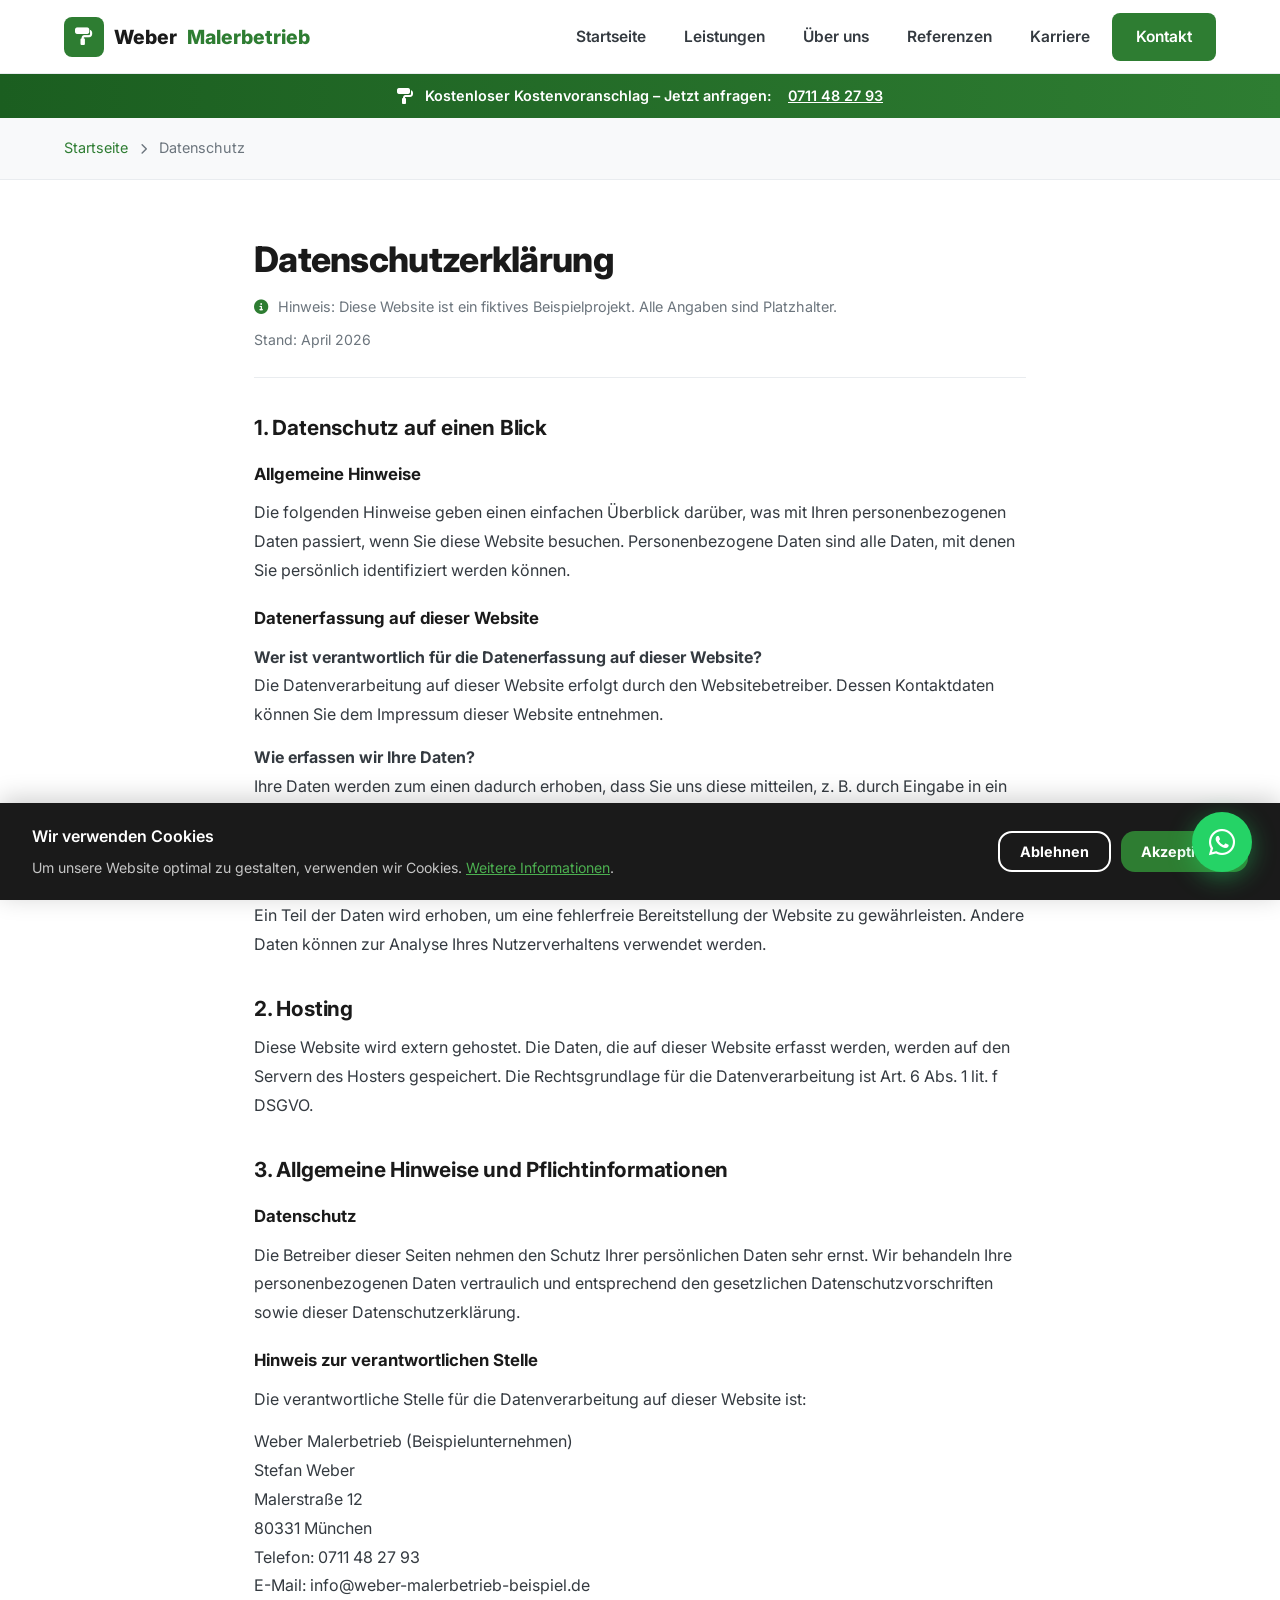
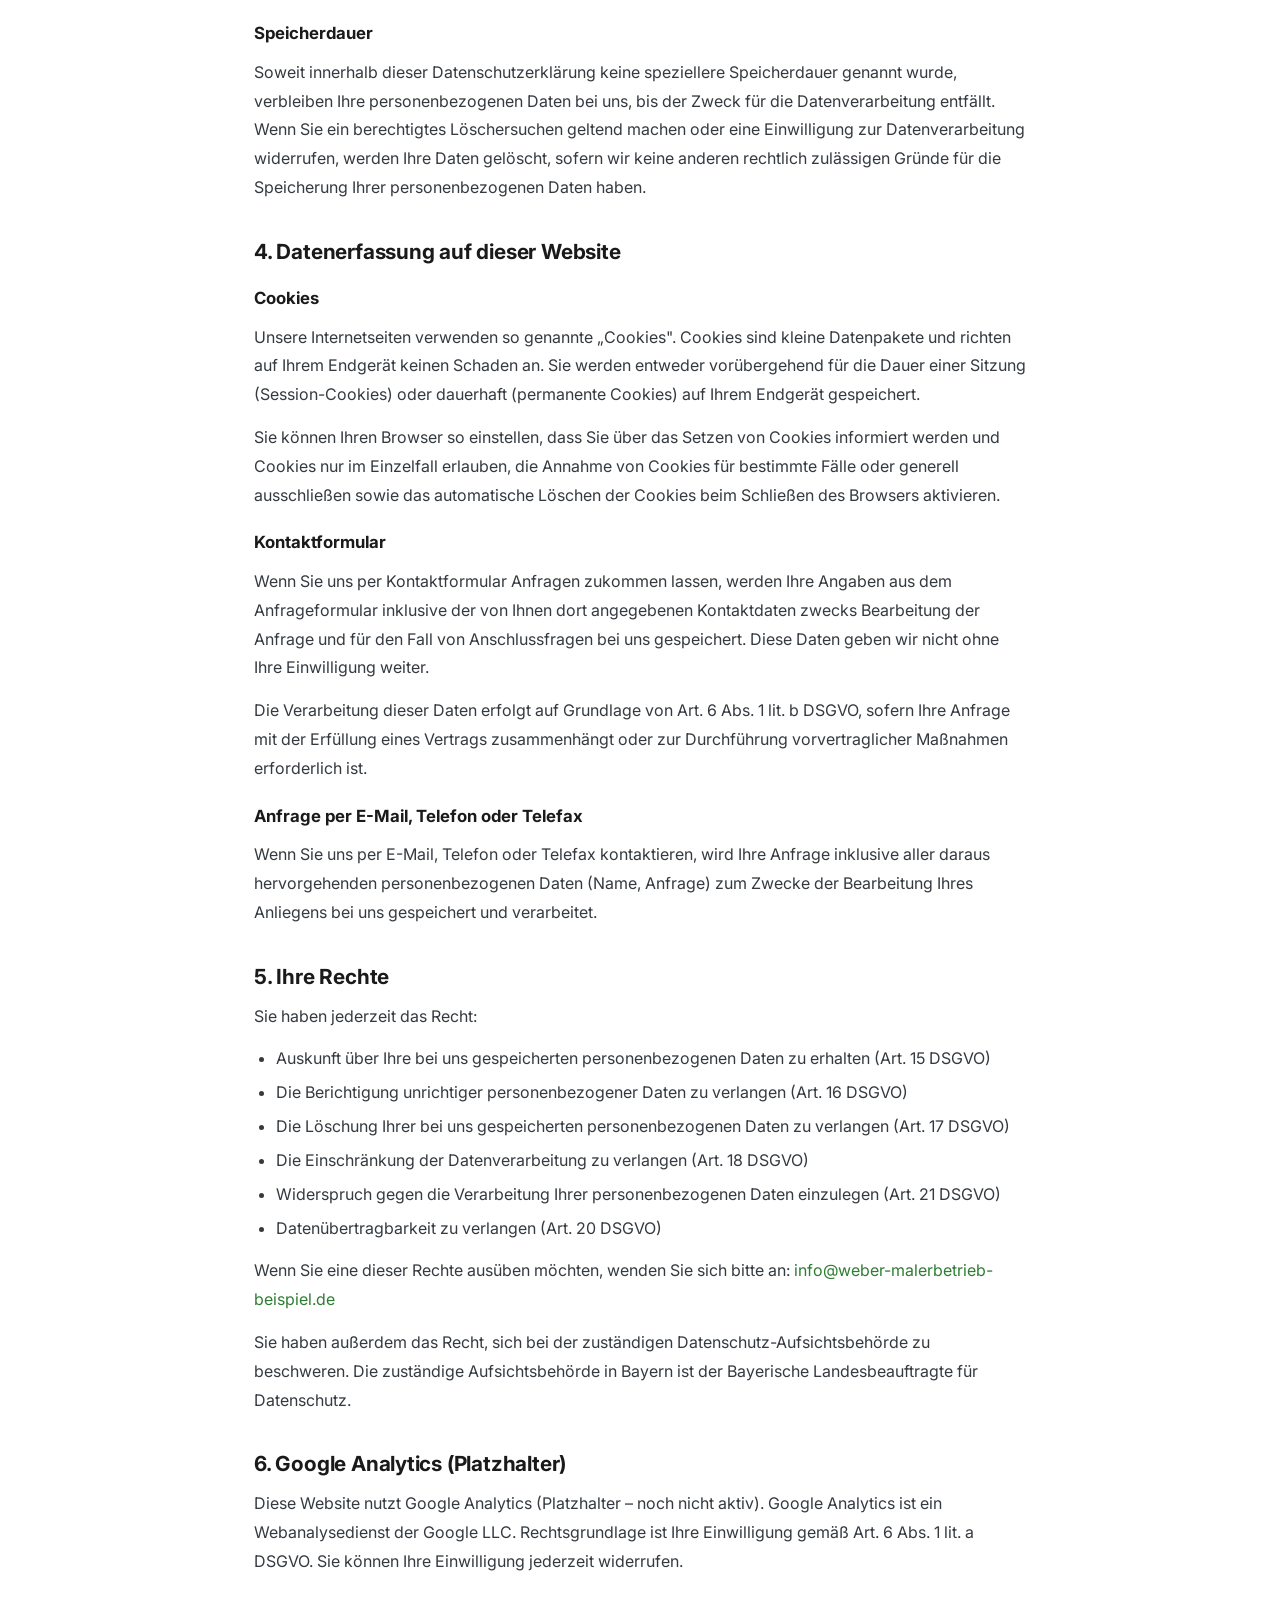
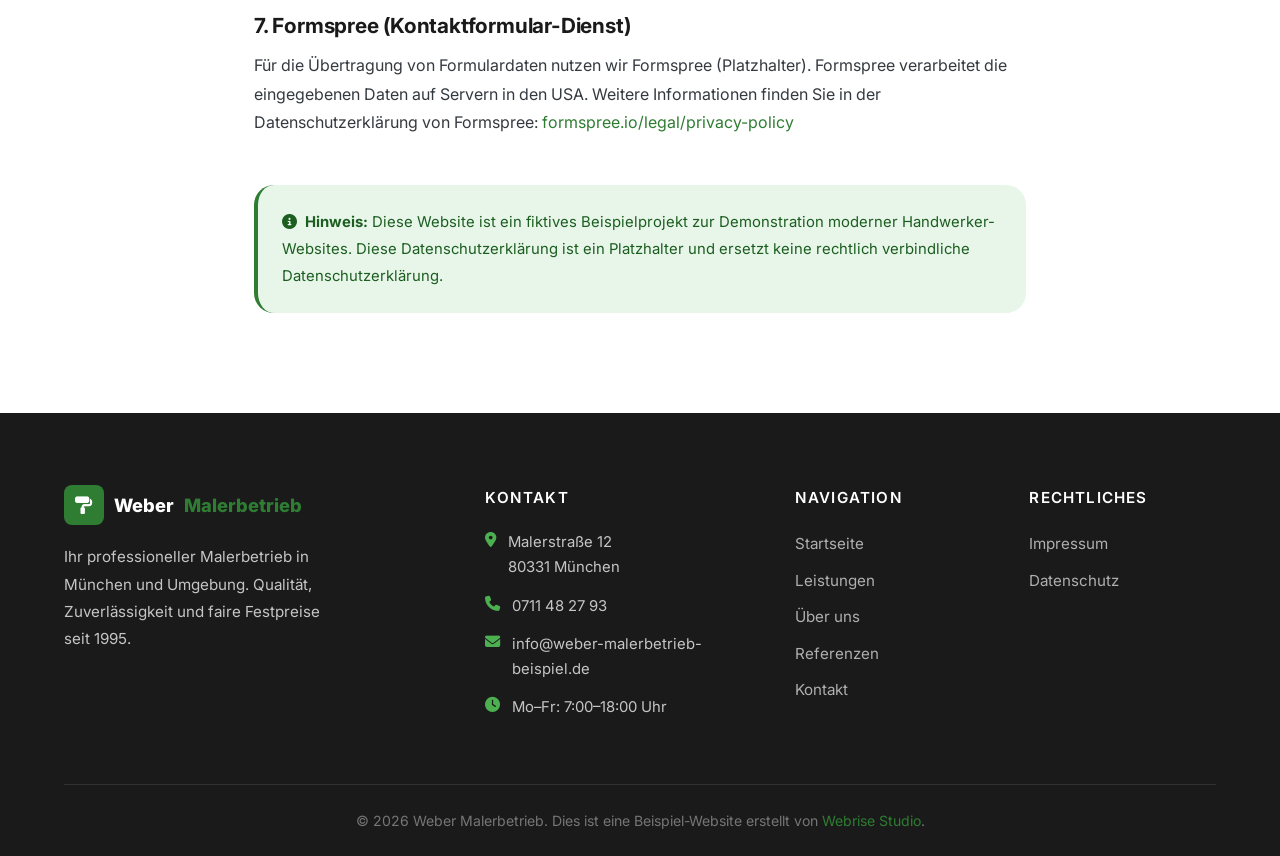
<file: datenschutz.html>
<!DOCTYPE html>
<html lang="de">
<head>
  <meta charset="UTF-8">
  <meta name="viewport" content="width=device-width, initial-scale=1.0">
  <title>Datenschutz – Weber Malerbetrieb München</title>
  <meta name="description" content="Datenschutzerklärung der Weber Malerbetrieb München Website gemäß DSGVO.">
  <link rel="preconnect" href="https://fonts.googleapis.com">
  <link rel="preconnect" href="https://fonts.gstatic.com" crossorigin>
  <link href="https://fonts.googleapis.com/css2?family=Inter:wght@400;500;600;700;800;900&display=swap" rel="stylesheet">
  <link rel="stylesheet" href="https://cdnjs.cloudflare.com/ajax/libs/font-awesome/6.4.0/css/all.min.css">
  <link rel="stylesheet" href="css/style.css">
  <!-- Open Graph -->
  <meta property="og:type" content="website">
  <meta property="og:url" content="https://webrisestudiode.github.io/maler-weber/datenschutz.html">
  <meta property="og:title" content="Datenschutz – Weber Malerbetrieb München">
  <meta property="og:description" content="Datenschutzerklärung der Weber Malerbetrieb München Website gemäß DSGVO.">
  <meta property="og:image" content="https://webrisestudiode.github.io/maler-weber/bilder-mitarbeiter/fassadenarbeiten.webp">
  <meta name="twitter:card" content="summary_large_image">
</head>
<body>

<!-- Personalisierter Demo-Banner -->
<div id="personalized-banner" style="display:none; background:linear-gradient(90deg,#1B5E20,#2E7D32); color:white; text-align:center; padding:10px 20px; font-size:0.9rem; font-weight:600; letter-spacing:0.01em; position:fixed;top:0;left:0;right:0;width:100%;z-index:9999;">
  <i class="fa-solid fa-paint-roller" style="margin-right:8px;"></i>
  Guten Tag Herr/Frau <span id="banner-name" style="font-weight:800;"></span> – so könnte die Website von <strong id="banner-firma"></strong> aussehen &nbsp;·&nbsp;
  <a href="https://webrisestudio.de/kontakt.html" target="_blank" style="color:rgba(255,255,255,0.9);text-decoration:underline;font-weight:700;">Website anfragen →</a>
</div>
<script>
(function(){var p=new URLSearchParams(window.location.search);var f=p.get('firma'),n=p.get('name'),s=p.get('stadt'),t=p.get('telefon');if(f)sessionStorage.setItem('ws_firma',f);if(n)sessionStorage.setItem('ws_name',n);if(s)sessionStorage.setItem('ws_stadt',s);if(t)sessionStorage.setItem('ws_telefon',t);var name=sessionStorage.getItem('ws_name');if(name){var b=document.getElementById('personalized-banner'),el=document.getElementById('banner-name');if(b&&el){el.textContent=name;b.style.display='block';document.documentElement.appendChild(b);var h=b.offsetHeight||44;var sp=document.getElementById('ws-banner-spacer');if(sp)sp.style.height=h+'px';}}})();
</script>
<div id="ws-banner-spacer" style="height:0;overflow:hidden;"></div>

  <!-- Info Banner -->
  <div class="info-banner">
    <i class="fa-solid fa-paint-roller"></i>
    Kostenloser Kostenvoranschlag – Jetzt anfragen:&nbsp;<a href="tel:089123456">089 123456</a>
  </div>

  <!-- Header -->
  <header class="header">
    <div class="container nav-container">
      <a href="index.html" class="logo">
        <div class="logo-icon"><i class="fa-solid fa-paint-roller"></i></div>
        Weber <span>Malerbetrieb</span>
      </a>
      <button class="mobile-menu-btn" aria-label="Menü öffnen">
        <i class="fa-solid fa-bars"></i>
      </button>
      <nav class="nav-links">
        <a href="index.html">Startseite</a>
        <a href="leistungen.html">Leistungen</a>
        <a href="ueber-uns.html">Über uns</a>
        <a href="referenzen.html">Referenzen</a>
        <a href="karriere.html">Karriere</a>
        <a href="kontakt.html" class="btn btn-primary btn-nav-cta">Kontakt</a>
      </nav>
    </div>
  </header>

  <!-- Page Breadcrumb -->
  <div style="background:var(--color-light); padding:18px 0; border-bottom:1px solid var(--color-gray-light);">
    <div class="container">
      <p style="font-size:0.9rem; color:var(--color-gray);">
        <a href="index.html" style="color:var(--color-primary);">Startseite</a>
        <i class="fa-solid fa-chevron-right" style="font-size:0.7rem; margin:0 8px;"></i>
        Datenschutz
      </p>
    </div>
  </div>

  <!-- Datenschutz Inhalt -->
  <div class="legal-content">
    <h1>Datenschutzerklärung</h1>
    <p style="color:var(--color-gray); font-size:0.9rem; margin-bottom:8px;">
      <i class="fa-solid fa-circle-info" style="color:var(--color-primary); margin-right:6px;"></i>
      Hinweis: Diese Website ist ein fiktives Beispielprojekt. Alle Angaben sind Platzhalter.
    </p>
    <p style="color:var(--color-gray); font-size:0.88rem;">Stand: April 2026</p>
    <hr style="border:none; border-top:1px solid var(--color-gray-light); margin:24px 0;">

    <h2>1. Datenschutz auf einen Blick</h2>
    <h3 style="font-size:1.05rem; margin:20px 0 10px; color:var(--color-dark);">Allgemeine Hinweise</h3>
    <p>Die folgenden Hinweise geben einen einfachen Überblick darüber, was mit Ihren personenbezogenen Daten passiert, wenn Sie diese Website besuchen. Personenbezogene Daten sind alle Daten, mit denen Sie persönlich identifiziert werden können.</p>

    <h3 style="font-size:1.05rem; margin:20px 0 10px; color:var(--color-dark);">Datenerfassung auf dieser Website</h3>
    <p><strong>Wer ist verantwortlich für die Datenerfassung auf dieser Website?</strong><br>
    Die Datenverarbeitung auf dieser Website erfolgt durch den Websitebetreiber. Dessen Kontaktdaten können Sie dem Impressum dieser Website entnehmen.</p>

    <p><strong>Wie erfassen wir Ihre Daten?</strong><br>
    Ihre Daten werden zum einen dadurch erhoben, dass Sie uns diese mitteilen, z. B. durch Eingabe in ein Kontaktformular. Andere Daten werden automatisch oder nach Ihrer Einwilligung beim Besuch der Website durch unsere IT-Systeme erfasst.</p>

    <p><strong>Wofür nutzen wir Ihre Daten?</strong><br>
    Ein Teil der Daten wird erhoben, um eine fehlerfreie Bereitstellung der Website zu gewährleisten. Andere Daten können zur Analyse Ihres Nutzerverhaltens verwendet werden.</p>

    <h2>2. Hosting</h2>
    <p>Diese Website wird extern gehostet. Die Daten, die auf dieser Website erfasst werden, werden auf den Servern des Hosters gespeichert. Die Rechtsgrundlage für die Datenverarbeitung ist Art. 6 Abs. 1 lit. f DSGVO.</p>

    <h2>3. Allgemeine Hinweise und Pflichtinformationen</h2>
    <h3 style="font-size:1.05rem; margin:20px 0 10px; color:var(--color-dark);">Datenschutz</h3>
    <p>Die Betreiber dieser Seiten nehmen den Schutz Ihrer persönlichen Daten sehr ernst. Wir behandeln Ihre personenbezogenen Daten vertraulich und entsprechend den gesetzlichen Datenschutzvorschriften sowie dieser Datenschutzerklärung.</p>

    <h3 style="font-size:1.05rem; margin:20px 0 10px; color:var(--color-dark);">Hinweis zur verantwortlichen Stelle</h3>
    <p>Die verantwortliche Stelle für die Datenverarbeitung auf dieser Website ist:</p>
    <p>
      Weber Malerbetrieb (Beispielunternehmen)<br>
      Stefan Weber<br>
      Malerstraße 12<br>
      80331 München<br>
      Telefon: 089 123456<br>
      E-Mail: info@weber-malerbetrieb-beispiel.de
    </p>

    <h3 style="font-size:1.05rem; margin:20px 0 10px; color:var(--color-dark);">Speicherdauer</h3>
    <p>Soweit innerhalb dieser Datenschutzerklärung keine speziellere Speicherdauer genannt wurde, verbleiben Ihre personenbezogenen Daten bei uns, bis der Zweck für die Datenverarbeitung entfällt. Wenn Sie ein berechtigtes Löschersuchen geltend machen oder eine Einwilligung zur Datenverarbeitung widerrufen, werden Ihre Daten gelöscht, sofern wir keine anderen rechtlich zulässigen Gründe für die Speicherung Ihrer personenbezogenen Daten haben.</p>

    <h2>4. Datenerfassung auf dieser Website</h2>
    <h3 style="font-size:1.05rem; margin:20px 0 10px; color:var(--color-dark);">Cookies</h3>
    <p>Unsere Internetseiten verwenden so genannte „Cookies". Cookies sind kleine Datenpakete und richten auf Ihrem Endgerät keinen Schaden an. Sie werden entweder vorübergehend für die Dauer einer Sitzung (Session-Cookies) oder dauerhaft (permanente Cookies) auf Ihrem Endgerät gespeichert.</p>
    <p>Sie können Ihren Browser so einstellen, dass Sie über das Setzen von Cookies informiert werden und Cookies nur im Einzelfall erlauben, die Annahme von Cookies für bestimmte Fälle oder generell ausschließen sowie das automatische Löschen der Cookies beim Schließen des Browsers aktivieren.</p>

    <h3 style="font-size:1.05rem; margin:20px 0 10px; color:var(--color-dark);">Kontaktformular</h3>
    <p>Wenn Sie uns per Kontaktformular Anfragen zukommen lassen, werden Ihre Angaben aus dem Anfrageformular inklusive der von Ihnen dort angegebenen Kontaktdaten zwecks Bearbeitung der Anfrage und für den Fall von Anschlussfragen bei uns gespeichert. Diese Daten geben wir nicht ohne Ihre Einwilligung weiter.</p>
    <p>Die Verarbeitung dieser Daten erfolgt auf Grundlage von Art. 6 Abs. 1 lit. b DSGVO, sofern Ihre Anfrage mit der Erfüllung eines Vertrags zusammenhängt oder zur Durchführung vorvertraglicher Maßnahmen erforderlich ist.</p>

    <h3 style="font-size:1.05rem; margin:20px 0 10px; color:var(--color-dark);">Anfrage per E-Mail, Telefon oder Telefax</h3>
    <p>Wenn Sie uns per E-Mail, Telefon oder Telefax kontaktieren, wird Ihre Anfrage inklusive aller daraus hervorgehenden personenbezogenen Daten (Name, Anfrage) zum Zwecke der Bearbeitung Ihres Anliegens bei uns gespeichert und verarbeitet.</p>

    <h2>5. Ihre Rechte</h2>
    <p>Sie haben jederzeit das Recht:</p>
    <ul>
      <li>Auskunft über Ihre bei uns gespeicherten personenbezogenen Daten zu erhalten (Art. 15 DSGVO)</li>
      <li>Die Berichtigung unrichtiger personenbezogener Daten zu verlangen (Art. 16 DSGVO)</li>
      <li>Die Löschung Ihrer bei uns gespeicherten personenbezogenen Daten zu verlangen (Art. 17 DSGVO)</li>
      <li>Die Einschränkung der Datenverarbeitung zu verlangen (Art. 18 DSGVO)</li>
      <li>Widerspruch gegen die Verarbeitung Ihrer personenbezogenen Daten einzulegen (Art. 21 DSGVO)</li>
      <li>Datenübertragbarkeit zu verlangen (Art. 20 DSGVO)</li>
    </ul>
    <p>Wenn Sie eine dieser Rechte ausüben möchten, wenden Sie sich bitte an: <a href="mailto:info@weber-malerbetrieb-beispiel.de">info@weber-malerbetrieb-beispiel.de</a></p>
    <p>Sie haben außerdem das Recht, sich bei der zuständigen Datenschutz-Aufsichtsbehörde zu beschweren. Die zuständige Aufsichtsbehörde in Bayern ist der Bayerische Landesbeauftragte für Datenschutz.</p>

    <h2>6. Google Analytics (Platzhalter)</h2>
    <p>Diese Website nutzt Google Analytics (Platzhalter – noch nicht aktiv). Google Analytics ist ein Webanalysedienst der Google LLC. Rechtsgrundlage ist Ihre Einwilligung gemäß Art. 6 Abs. 1 lit. a DSGVO. Sie können Ihre Einwilligung jederzeit widerrufen.</p>

    <h2>7. Formspree (Kontaktformular-Dienst)</h2>
    <p>Für die Übertragung von Formulardaten nutzen wir Formspree (Platzhalter). Formspree verarbeitet die eingegebenen Daten auf Servern in den USA. Weitere Informationen finden Sie in der Datenschutzerklärung von Formspree: <a href="https://formspree.io/legal/privacy-policy/" target="_blank">formspree.io/legal/privacy-policy</a></p>

    <div style="margin-top:48px; padding:24px; background:var(--color-primary-xlight); border-radius:var(--radius-lg); border-left:4px solid var(--color-primary);">
      <p style="color:var(--color-primary-dark); font-size:0.93rem; margin:0;">
        <strong><i class="fa-solid fa-info-circle" style="margin-right:8px;"></i>Hinweis:</strong> Diese Website ist ein fiktives Beispielprojekt zur Demonstration moderner Handwerker-Websites. Diese Datenschutzerklärung ist ein Platzhalter und ersetzt keine rechtlich verbindliche Datenschutzerklärung.
      </p>
    </div>
  </div>

  <!-- Footer -->
  <footer class="footer">
    <div class="container">
      <div class="footer-grid">
        <div>
          <div class="footer-logo">
            <div class="logo-icon"><i class="fa-solid fa-paint-roller"></i></div>
            Weber <span>Malerbetrieb</span>
          </div>
          <p class="footer-desc">Ihr professioneller Malerbetrieb in München und Umgebung. Qualität, Zuverlässigkeit und faire Festpreise seit 1995.</p>
        </div>
        <div>
          <h4>Kontakt</h4>
          <div class="footer-contact-item"><i class="fa-solid fa-location-dot"></i><span>Malerstraße 12<br>80331 München</span></div>
          <div class="footer-contact-item"><i class="fa-solid fa-phone"></i><a href="tel:089123456">089 123456</a></div>
          <div class="footer-contact-item"><i class="fa-solid fa-envelope"></i><a href="mailto:info@weber-malerbetrieb-beispiel.de">info@weber-malerbetrieb-beispiel.de</a></div>
          <div class="footer-contact-item"><i class="fa-solid fa-clock"></i><span>Mo–Fr: 7:00–18:00 Uhr</span></div>
        </div>
        <div>
          <h4>Navigation</h4>
          <ul class="footer-links">
            <li><a href="index.html">Startseite</a></li>
            <li><a href="leistungen.html">Leistungen</a></li>
            <li><a href="ueber-uns.html">Über uns</a></li>
            <li><a href="referenzen.html">Referenzen</a></li>
            <li><a href="kontakt.html">Kontakt</a></li>
          </ul>
        </div>
        <div>
          <h4>Rechtliches</h4>
          <ul class="footer-links">
            <li><a href="impressum.html">Impressum</a></li>
            <li><a href="datenschutz.html">Datenschutz</a></li>
          </ul>
        </div>
      </div>
      <div class="footer-bottom">
        &copy; 2026 Weber Malerbetrieb. Dies ist eine Beispiel-Website erstellt von <a href="https://webrisestudio.de" target="_blank" style="color:var(--color-primary);">Webrise Studio</a>.
      </div>
    </div>
  </footer>

  <a href="https://wa.me/4989123456?text=Hallo%20Weber%20Malerbetrieb%2C%20ich%20h%C3%A4tte%20eine%20Anfrage..." target="_blank" class="whatsapp-btn" aria-label="WhatsApp Kontakt">
    <i class="fa-brands fa-whatsapp"></i>
  </a>

  <div id="cookie-banner" class="cookie-banner">
    <div>
      <h4>Wir verwenden Cookies</h4>
      <p>Um unsere Website optimal zu gestalten, verwenden wir Cookies. <a href="datenschutz.html">Weitere Informationen</a>.</p>
    </div>
    <div class="cookie-buttons">
      <button id="decline-cookies" class="btn btn-outline-white btn-sm">Ablehnen</button>
      <button id="accept-cookies" class="btn btn-primary btn-sm">Akzeptieren</button>
    </div>
  </div>

  <script src="js/script.js"></script>
</body>
</html>
</file>
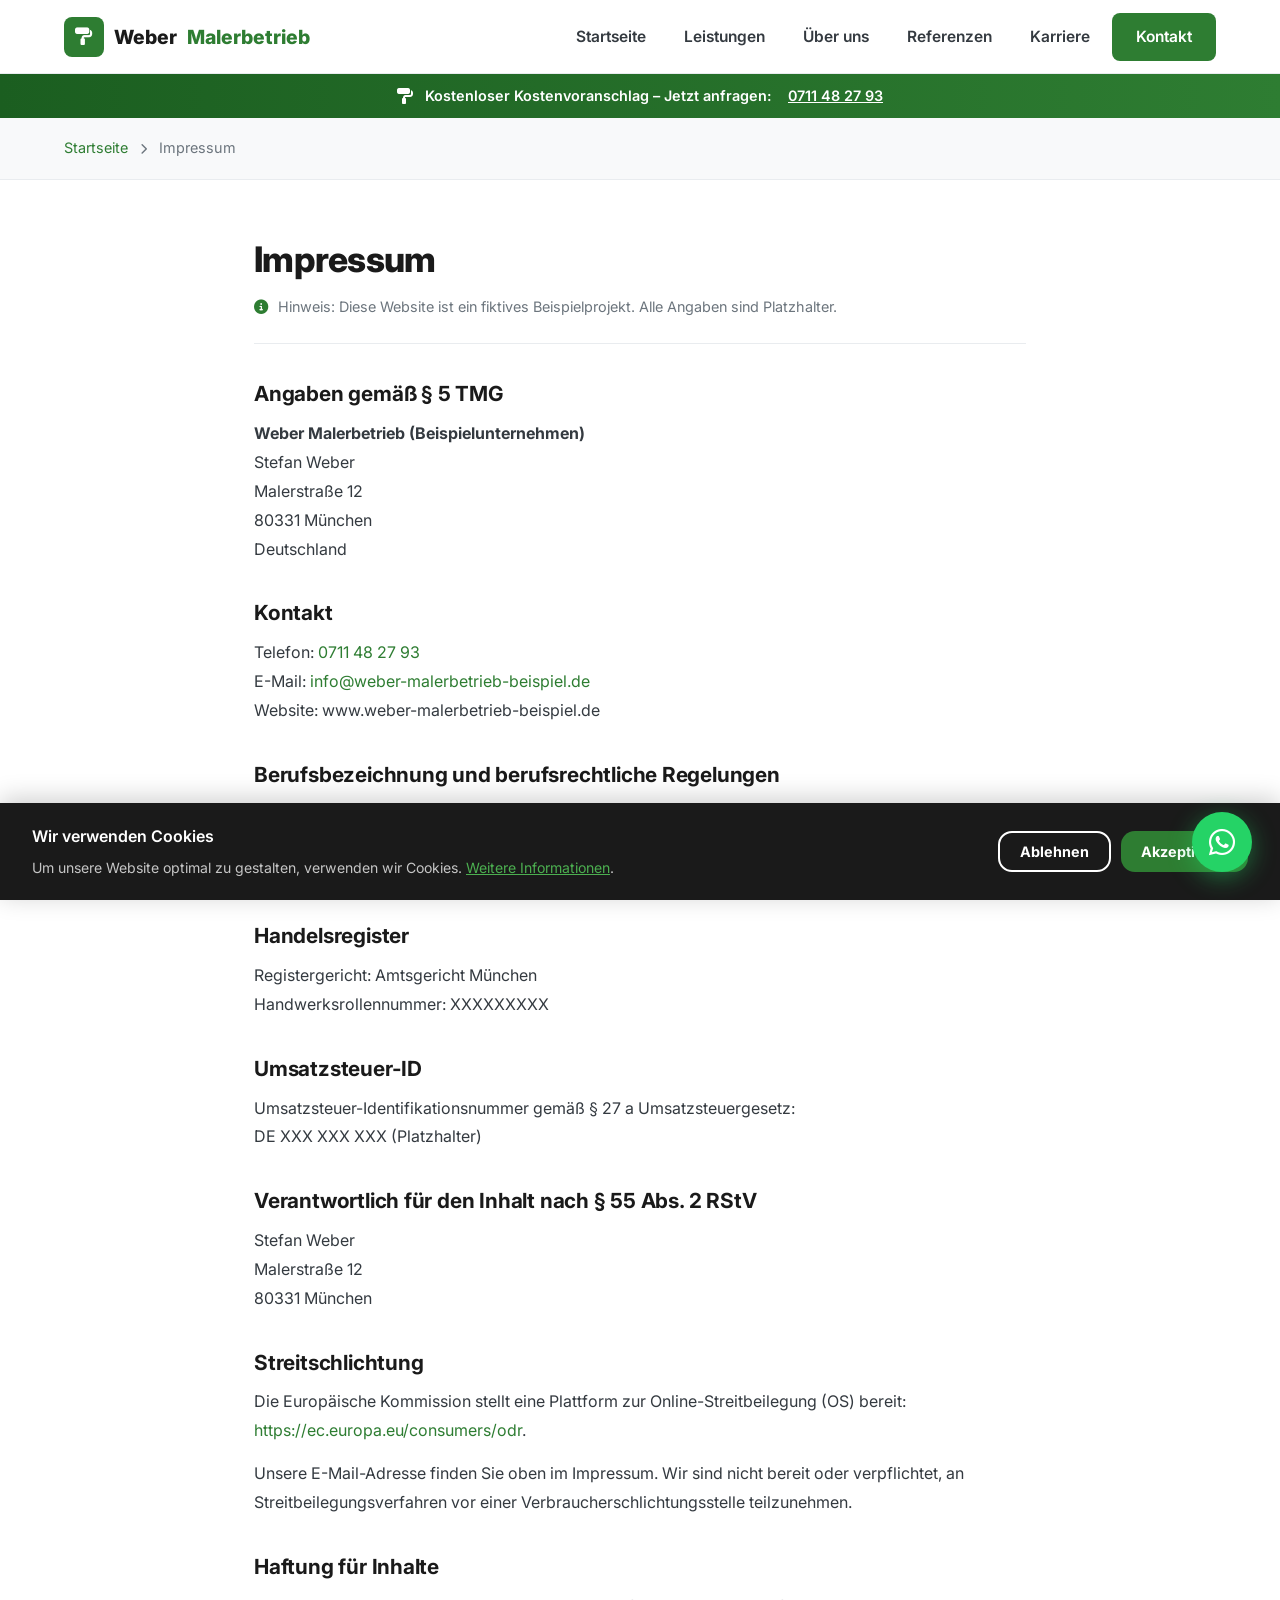
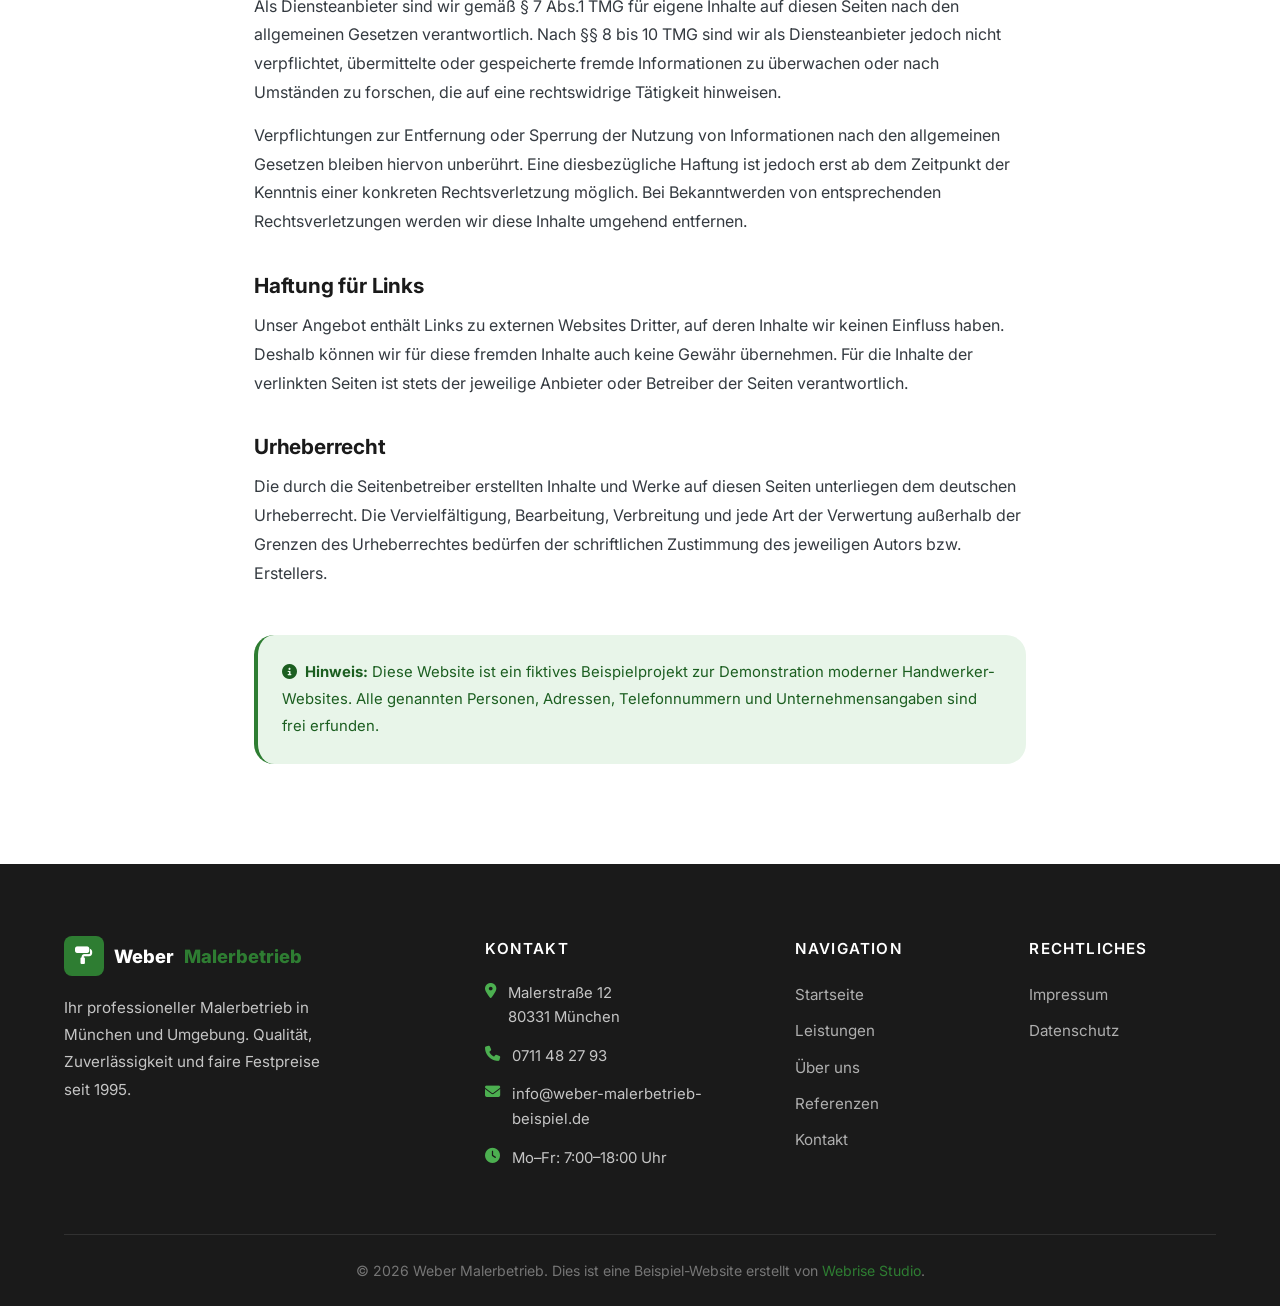
<file: impressum.html>
<!DOCTYPE html>
<html lang="de">
<head>
  <meta charset="UTF-8">
  <meta name="viewport" content="width=device-width, initial-scale=1.0">
  <title>Impressum – Weber Malerbetrieb München</title>
  <meta name="description" content="Impressum der Weber Malerbetrieb München Website.">
  <link rel="preconnect" href="https://fonts.googleapis.com">
  <link rel="preconnect" href="https://fonts.gstatic.com" crossorigin>
  <link href="https://fonts.googleapis.com/css2?family=Inter:wght@400;500;600;700;800;900&display=swap" rel="stylesheet">
  <link rel="stylesheet" href="https://cdnjs.cloudflare.com/ajax/libs/font-awesome/6.4.0/css/all.min.css">
  <link rel="stylesheet" href="css/style.css">
  <!-- Open Graph -->
  <meta property="og:type" content="website">
  <meta property="og:url" content="https://webrisestudiode.github.io/maler-weber/impressum.html">
  <meta property="og:title" content="Impressum – Weber Malerbetrieb München">
  <meta property="og:description" content="Impressum der Weber Malerbetrieb München Website.">
  <meta property="og:image" content="https://webrisestudiode.github.io/maler-weber/bilder-mitarbeiter/fassadenarbeiten.webp">
  <meta name="twitter:card" content="summary_large_image">
</head>
<body>

<!-- Personalisierter Demo-Banner -->
<div id="personalized-banner" style="display:none; background:linear-gradient(90deg,#1B5E20,#2E7D32); color:white; text-align:center; padding:10px 20px; font-size:0.9rem; font-weight:600; letter-spacing:0.01em; position:fixed;top:0;left:0;right:0;width:100%;z-index:9999;">
  <i class="fa-solid fa-paint-roller" style="margin-right:8px;"></i>
  Guten Tag Herr/Frau <span id="banner-name" style="font-weight:800;"></span> – so könnte die Website von <strong id="banner-firma"></strong> aussehen &nbsp;·&nbsp;
  <a href="https://webrisestudio.de/kontakt.html" target="_blank" style="color:rgba(255,255,255,0.9);text-decoration:underline;font-weight:700;">Website anfragen →</a>
</div>
<script>
(function(){var p=new URLSearchParams(window.location.search);var f=p.get('firma'),n=p.get('name'),s=p.get('stadt'),t=p.get('telefon');if(f)sessionStorage.setItem('ws_firma',f);if(n)sessionStorage.setItem('ws_name',n);if(s)sessionStorage.setItem('ws_stadt',s);if(t)sessionStorage.setItem('ws_telefon',t);var name=sessionStorage.getItem('ws_name');if(name){var b=document.getElementById('personalized-banner'),el=document.getElementById('banner-name');if(b&&el){el.textContent=name;b.style.display='block';document.documentElement.appendChild(b);var h=b.offsetHeight||44;var sp=document.getElementById('ws-banner-spacer');if(sp)sp.style.height=h+'px';}}})();
</script>
<div id="ws-banner-spacer" style="height:0;overflow:hidden;"></div>

  <!-- Info Banner -->
  <div class="info-banner">
    <i class="fa-solid fa-paint-roller"></i>
    Kostenloser Kostenvoranschlag – Jetzt anfragen:&nbsp;<a href="tel:089123456">089 123456</a>
  </div>

  <!-- Header -->
  <header class="header">
    <div class="container nav-container">
      <a href="index.html" class="logo">
        <div class="logo-icon"><i class="fa-solid fa-paint-roller"></i></div>
        Weber <span>Malerbetrieb</span>
      </a>
      <button class="mobile-menu-btn" aria-label="Menü öffnen">
        <i class="fa-solid fa-bars"></i>
      </button>
      <nav class="nav-links">
        <a href="index.html">Startseite</a>
        <a href="leistungen.html">Leistungen</a>
        <a href="ueber-uns.html">Über uns</a>
        <a href="referenzen.html">Referenzen</a>
        <a href="karriere.html">Karriere</a>
        <a href="kontakt.html" class="btn btn-primary btn-nav-cta">Kontakt</a>
      </nav>
    </div>
  </header>

  <!-- Page Breadcrumb -->
  <div style="background:var(--color-light); padding:18px 0; border-bottom:1px solid var(--color-gray-light);">
    <div class="container">
      <p style="font-size:0.9rem; color:var(--color-gray);">
        <a href="index.html" style="color:var(--color-primary);">Startseite</a>
        <i class="fa-solid fa-chevron-right" style="font-size:0.7rem; margin:0 8px;"></i>
        Impressum
      </p>
    </div>
  </div>

  <!-- Impressum Inhalt -->
  <div class="legal-content">
    <h1>Impressum</h1>
    <p style="color:var(--color-gray); font-size:0.9rem; margin-bottom:8px;">
      <i class="fa-solid fa-circle-info" style="color:var(--color-primary); margin-right:6px;"></i>
      Hinweis: Diese Website ist ein fiktives Beispielprojekt. Alle Angaben sind Platzhalter.
    </p>
    <hr style="border:none; border-top:1px solid var(--color-gray-light); margin:24px 0;">

    <h2>Angaben gemäß § 5 TMG</h2>
    <p>
      <strong>Weber Malerbetrieb (Beispielunternehmen)</strong><br>
      Stefan Weber<br>
      Malerstraße 12<br>
      80331 München<br>
      Deutschland
    </p>

    <h2>Kontakt</h2>
    <p>
      Telefon: <a href="tel:089123456">089 123456</a><br>
      E-Mail: <a href="mailto:info@weber-malerbetrieb-beispiel.de">info@weber-malerbetrieb-beispiel.de</a><br>
      Website: www.weber-malerbetrieb-beispiel.de
    </p>

    <h2>Berufsbezeichnung und berufsrechtliche Regelungen</h2>
    <p>
      Berufsbezeichnung: Maler und Lackierer, Malermeister<br>
      Zuständige Kammer: Handwerkskammer für München und Oberbayern<br>
      Verliehen in: Deutschland
    </p>

    <h2>Handelsregister</h2>
    <p>
      Registergericht: Amtsgericht München<br>
      Handwerksrollennummer: XXXXXXXXX
    </p>

    <h2>Umsatzsteuer-ID</h2>
    <p>
      Umsatzsteuer-Identifikationsnummer gemäß § 27 a Umsatzsteuergesetz:<br>
      DE XXX XXX XXX (Platzhalter)
    </p>

    <h2>Verantwortlich für den Inhalt nach § 55 Abs. 2 RStV</h2>
    <p>
      Stefan Weber<br>
      Malerstraße 12<br>
      80331 München
    </p>

    <h2>Streitschlichtung</h2>
    <p>Die Europäische Kommission stellt eine Plattform zur Online-Streitbeilegung (OS) bereit: <a href="https://ec.europa.eu/consumers/odr" target="_blank">https://ec.europa.eu/consumers/odr</a>.</p>
    <p>Unsere E-Mail-Adresse finden Sie oben im Impressum. Wir sind nicht bereit oder verpflichtet, an Streitbeilegungsverfahren vor einer Verbraucherschlichtungsstelle teilzunehmen.</p>

    <h2>Haftung für Inhalte</h2>
    <p>Als Diensteanbieter sind wir gemäß § 7 Abs.1 TMG für eigene Inhalte auf diesen Seiten nach den allgemeinen Gesetzen verantwortlich. Nach §§ 8 bis 10 TMG sind wir als Diensteanbieter jedoch nicht verpflichtet, übermittelte oder gespeicherte fremde Informationen zu überwachen oder nach Umständen zu forschen, die auf eine rechtswidrige Tätigkeit hinweisen.</p>
    <p>Verpflichtungen zur Entfernung oder Sperrung der Nutzung von Informationen nach den allgemeinen Gesetzen bleiben hiervon unberührt. Eine diesbezügliche Haftung ist jedoch erst ab dem Zeitpunkt der Kenntnis einer konkreten Rechtsverletzung möglich. Bei Bekanntwerden von entsprechenden Rechtsverletzungen werden wir diese Inhalte umgehend entfernen.</p>

    <h2>Haftung für Links</h2>
    <p>Unser Angebot enthält Links zu externen Websites Dritter, auf deren Inhalte wir keinen Einfluss haben. Deshalb können wir für diese fremden Inhalte auch keine Gewähr übernehmen. Für die Inhalte der verlinkten Seiten ist stets der jeweilige Anbieter oder Betreiber der Seiten verantwortlich.</p>

    <h2>Urheberrecht</h2>
    <p>Die durch die Seitenbetreiber erstellten Inhalte und Werke auf diesen Seiten unterliegen dem deutschen Urheberrecht. Die Vervielfältigung, Bearbeitung, Verbreitung und jede Art der Verwertung außerhalb der Grenzen des Urheberrechtes bedürfen der schriftlichen Zustimmung des jeweiligen Autors bzw. Erstellers.</p>

    <div style="margin-top:48px; padding:24px; background:var(--color-primary-xlight); border-radius:var(--radius-lg); border-left:4px solid var(--color-primary);">
      <p style="color:var(--color-primary-dark); font-size:0.93rem; margin:0;">
        <strong><i class="fa-solid fa-info-circle" style="margin-right:8px;"></i>Hinweis:</strong> Diese Website ist ein fiktives Beispielprojekt zur Demonstration moderner Handwerker-Websites. Alle genannten Personen, Adressen, Telefonnummern und Unternehmensangaben sind frei erfunden.
      </p>
    </div>
  </div>

  <!-- Footer -->
  <footer class="footer">
    <div class="container">
      <div class="footer-grid">
        <div>
          <div class="footer-logo">
            <div class="logo-icon"><i class="fa-solid fa-paint-roller"></i></div>
            Weber <span>Malerbetrieb</span>
          </div>
          <p class="footer-desc">Ihr professioneller Malerbetrieb in München und Umgebung. Qualität, Zuverlässigkeit und faire Festpreise seit 1995.</p>
        </div>
        <div>
          <h4>Kontakt</h4>
          <div class="footer-contact-item"><i class="fa-solid fa-location-dot"></i><span>Malerstraße 12<br>80331 München</span></div>
          <div class="footer-contact-item"><i class="fa-solid fa-phone"></i><a href="tel:089123456">089 123456</a></div>
          <div class="footer-contact-item"><i class="fa-solid fa-envelope"></i><a href="mailto:info@weber-malerbetrieb-beispiel.de">info@weber-malerbetrieb-beispiel.de</a></div>
          <div class="footer-contact-item"><i class="fa-solid fa-clock"></i><span>Mo–Fr: 7:00–18:00 Uhr</span></div>
        </div>
        <div>
          <h4>Navigation</h4>
          <ul class="footer-links">
            <li><a href="index.html">Startseite</a></li>
            <li><a href="leistungen.html">Leistungen</a></li>
            <li><a href="ueber-uns.html">Über uns</a></li>
            <li><a href="referenzen.html">Referenzen</a></li>
            <li><a href="kontakt.html">Kontakt</a></li>
          </ul>
        </div>
        <div>
          <h4>Rechtliches</h4>
          <ul class="footer-links">
            <li><a href="impressum.html">Impressum</a></li>
            <li><a href="datenschutz.html">Datenschutz</a></li>
          </ul>
        </div>
      </div>
      <div class="footer-bottom">
        &copy; 2026 Weber Malerbetrieb. Dies ist eine Beispiel-Website erstellt von <a href="https://webrisestudio.de" target="_blank" style="color:var(--color-primary);">Webrise Studio</a>.
      </div>
    </div>
  </footer>

  <a href="https://wa.me/4989123456?text=Hallo%20Weber%20Malerbetrieb%2C%20ich%20h%C3%A4tte%20eine%20Anfrage..." target="_blank" class="whatsapp-btn" aria-label="WhatsApp Kontakt">
    <i class="fa-brands fa-whatsapp"></i>
  </a>

  <div id="cookie-banner" class="cookie-banner">
    <div>
      <h4>Wir verwenden Cookies</h4>
      <p>Um unsere Website optimal zu gestalten, verwenden wir Cookies. <a href="datenschutz.html">Weitere Informationen</a>.</p>
    </div>
    <div class="cookie-buttons">
      <button id="decline-cookies" class="btn btn-outline-white btn-sm">Ablehnen</button>
      <button id="accept-cookies" class="btn btn-primary btn-sm">Akzeptieren</button>
    </div>
  </div>

  <script src="js/script.js"></script>
</body>
</html>
</file>
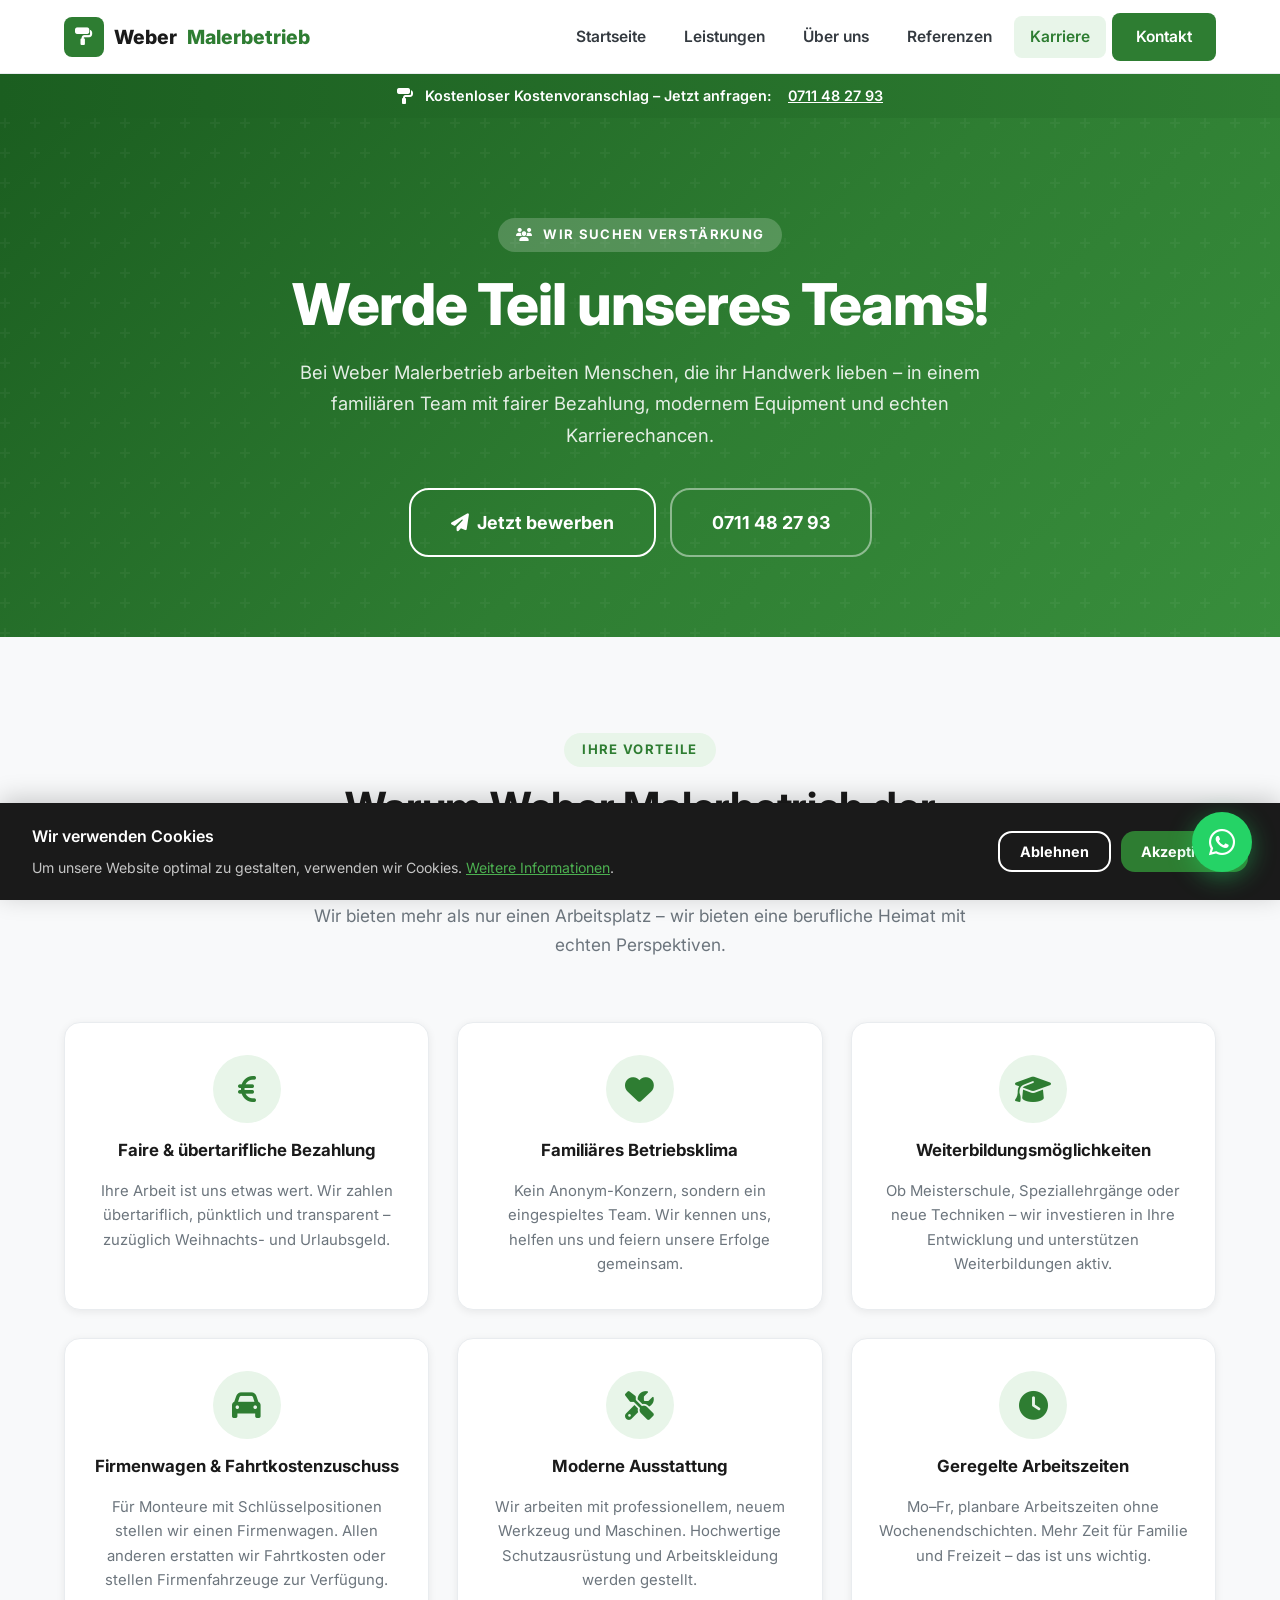
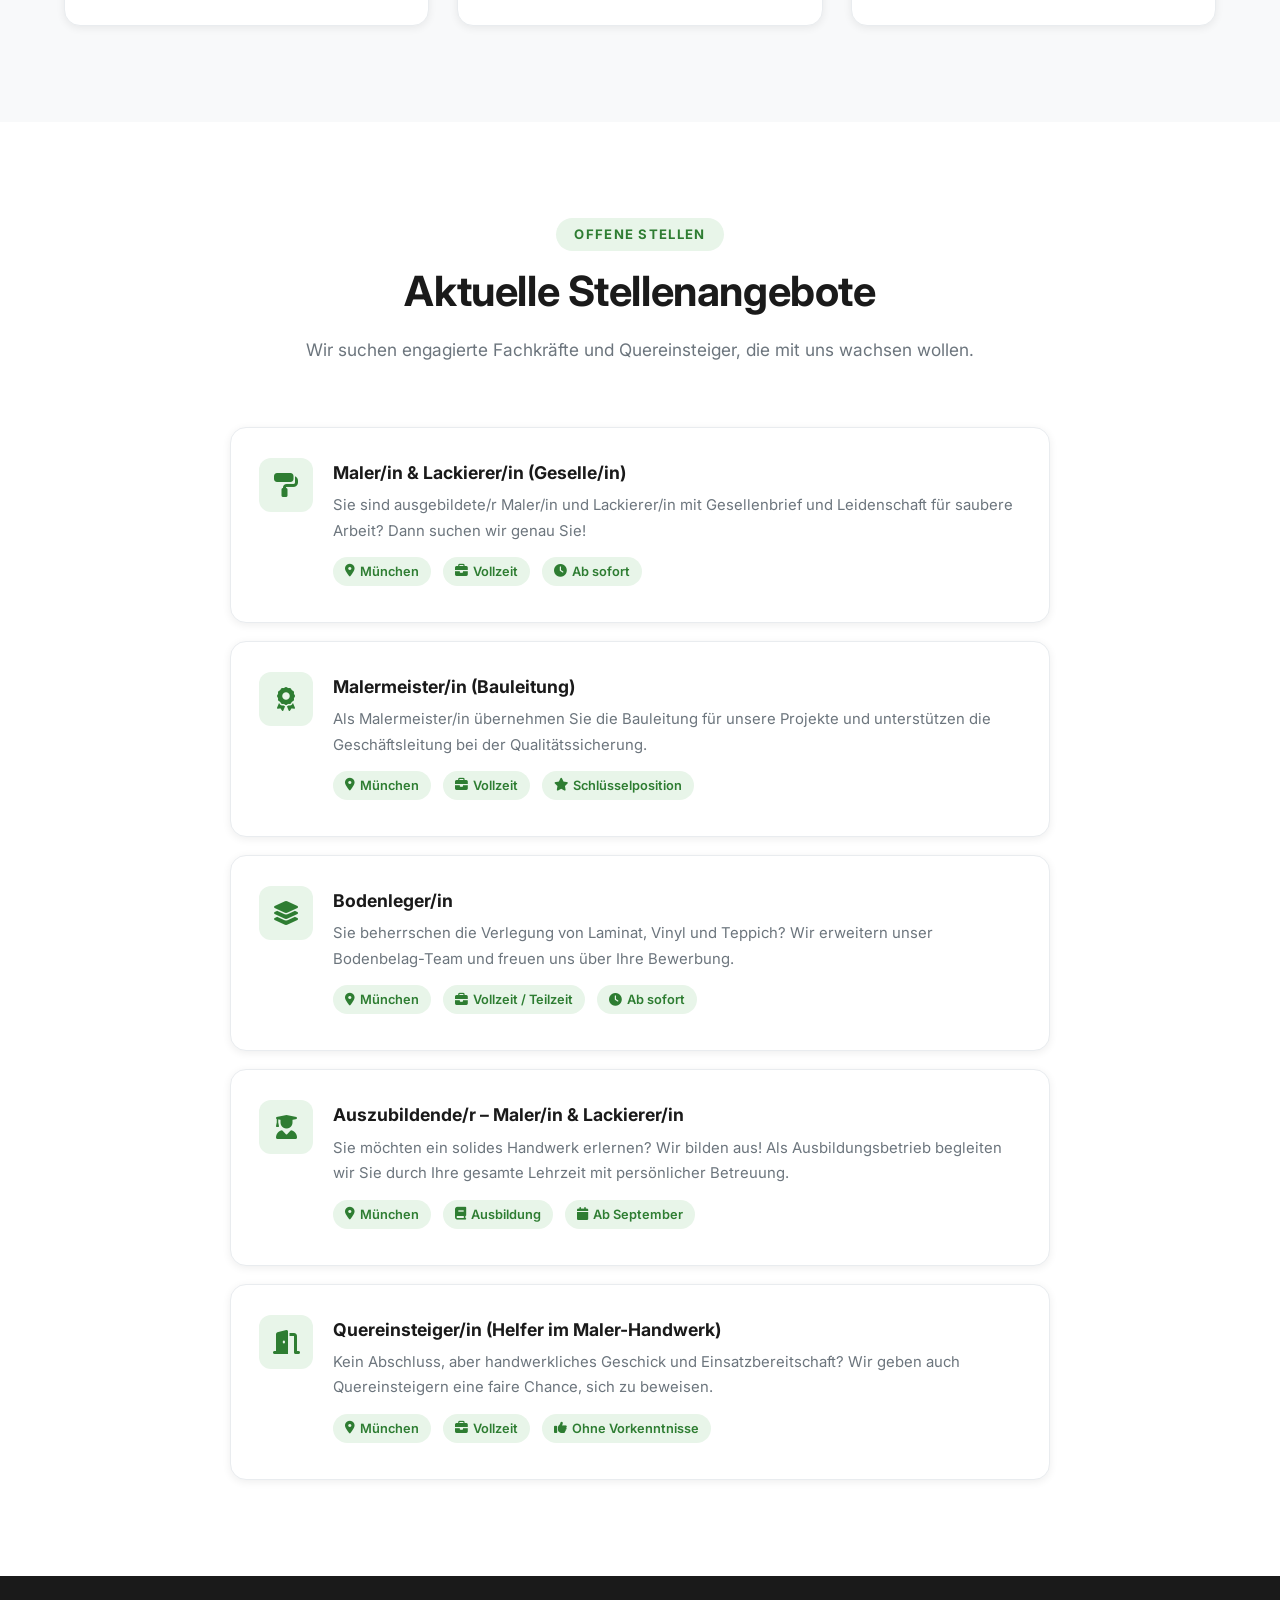
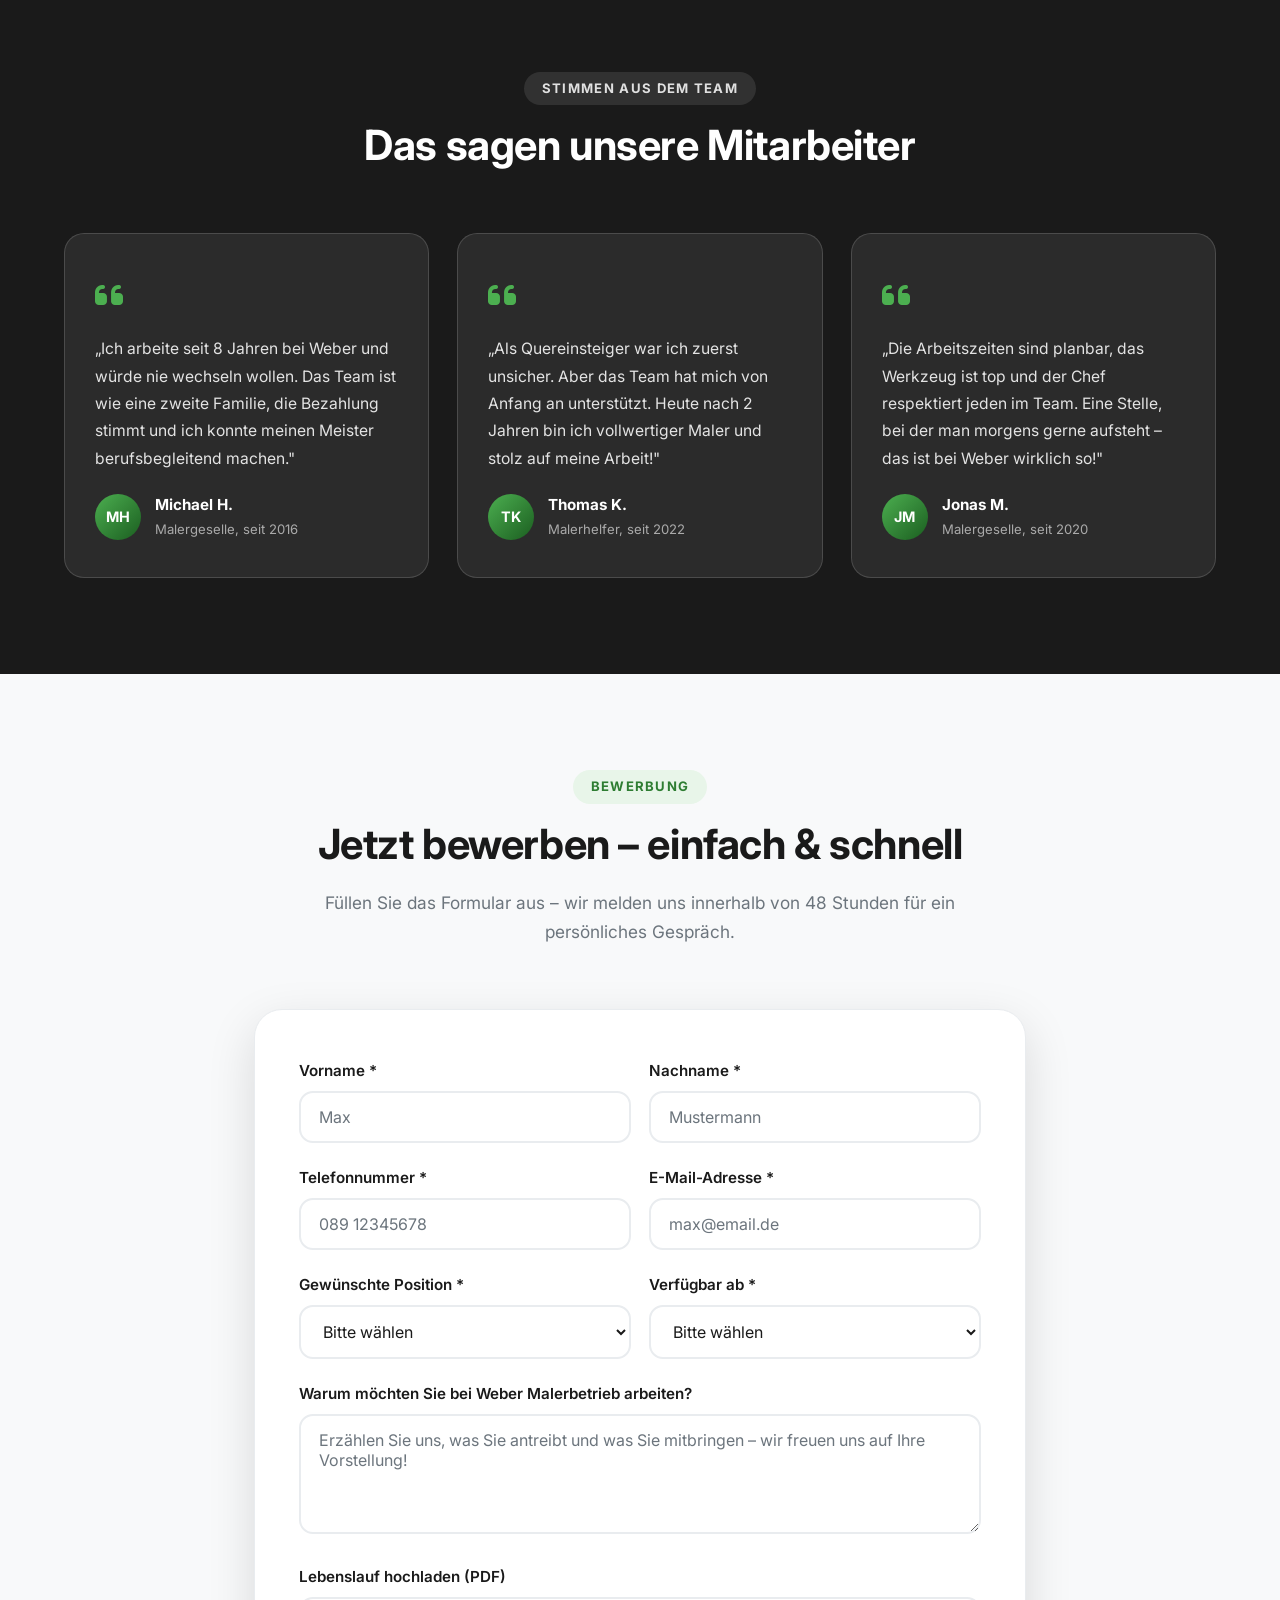
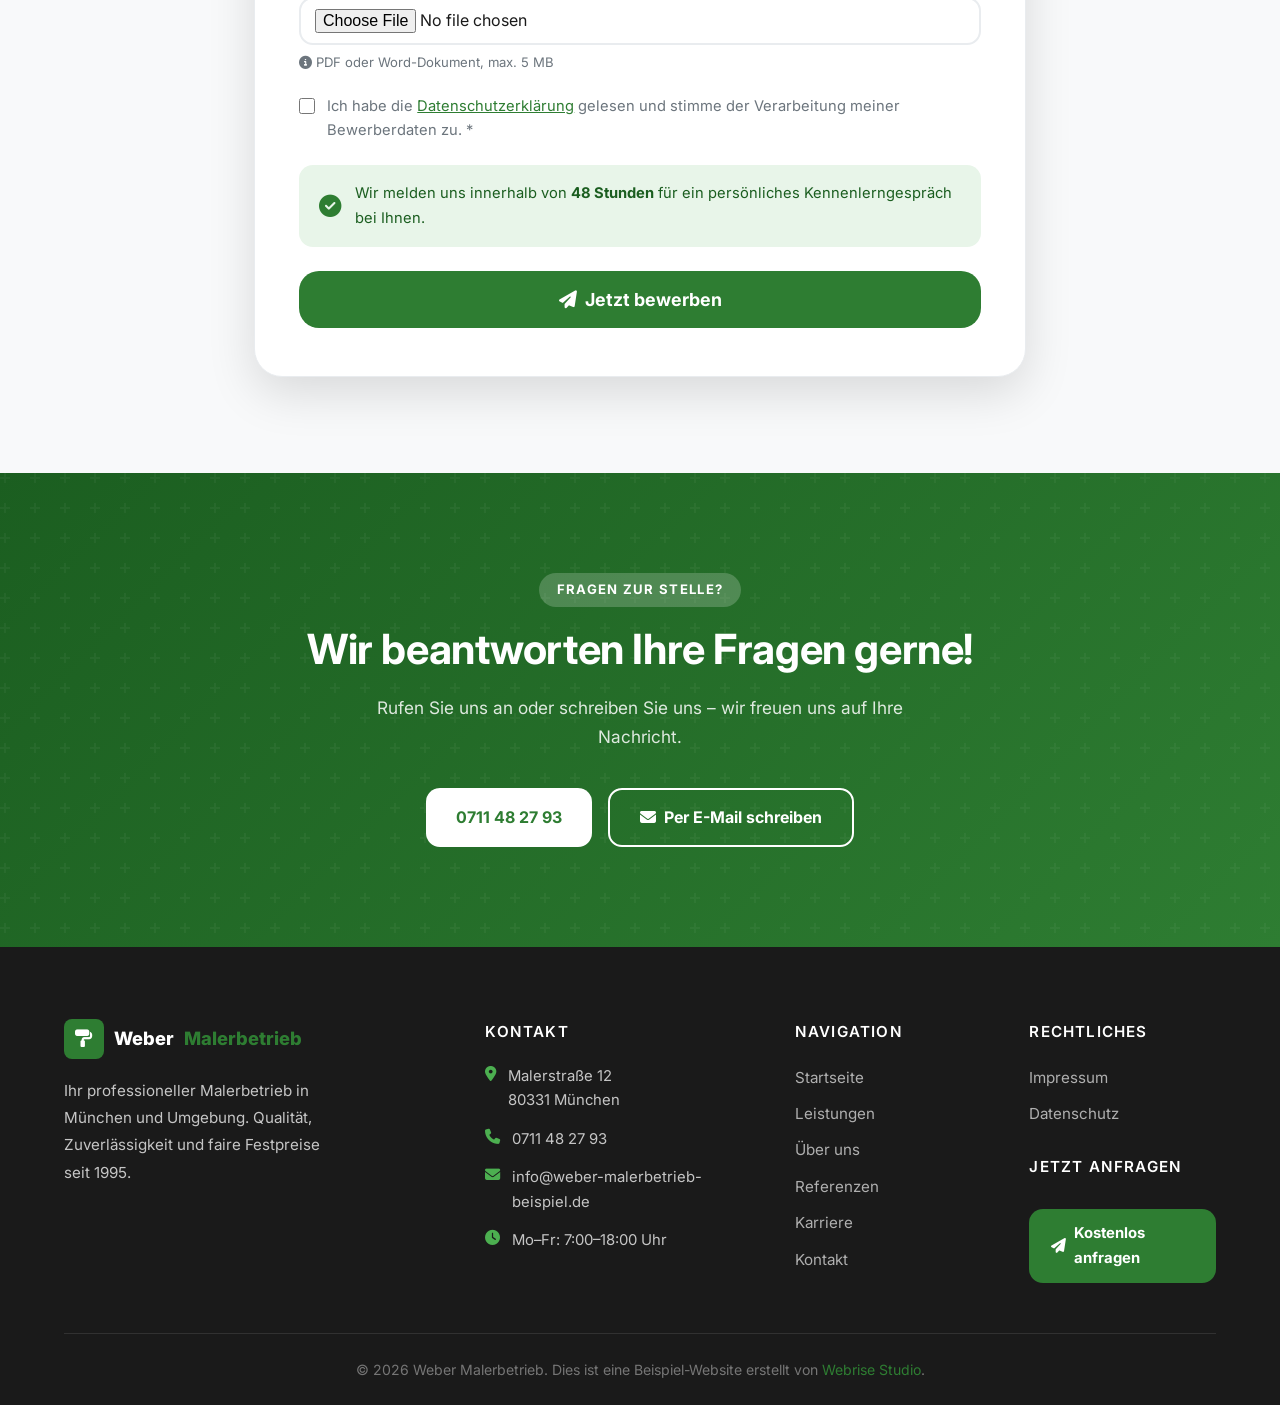
<file: karriere.html>
<!DOCTYPE html>
<html lang="de">
<head>
  <meta charset="UTF-8">
  <meta name="viewport" content="width=device-width, initial-scale=1.0">
  <title>Karriere – Weber Malerbetrieb München | Jetzt bewerben</title>
  <meta name="description" content="Werden Sie Teil des Teams von Weber Malerbetrieb München. Faire Bezahlung, familiäres Betriebsklima, Weiterbildung und Firmenwagen. Jetzt bewerben!">
  <link rel="preconnect" href="https://fonts.googleapis.com">
  <link rel="preconnect" href="https://fonts.gstatic.com" crossorigin>
  <link href="https://fonts.googleapis.com/css2?family=Inter:wght@400;500;600;700;800;900&display=swap" rel="stylesheet">
  <link rel="stylesheet" href="https://cdnjs.cloudflare.com/ajax/libs/font-awesome/6.4.0/css/all.min.css">
  <link rel="stylesheet" href="css/style.css">
  <style>
    .benefit-card {
      background: white;
      border-radius: 16px;
      padding: 32px 26px;
      border: 1px solid var(--color-gray-light);
      box-shadow: 0 2px 8px rgba(0,0,0,0.07);
      display: flex;
      flex-direction: column;
      align-items: center;
      text-align: center;
      gap: 14px;
      transition: box-shadow 0.28s, transform 0.28s;
    }
    .benefit-card:hover { box-shadow: 0 16px 48px rgba(0,0,0,0.12); transform: translateY(-5px); }
    .benefit-icon {
      width: 68px; height: 68px; border-radius: 50%;
      background: var(--color-primary-xlight);
      color: var(--color-primary);
      display: flex; align-items: center; justify-content: center;
      font-size: 1.8rem;
    }
    .benefit-title { font-size: 1.05rem; font-weight: 700; color: var(--color-dark); }
    .benefit-text { color: var(--color-gray); font-size: 0.93rem; line-height: 1.65; }

    .job-card {
      background: white;
      border-radius: 16px;
      padding: 30px 28px;
      border: 1px solid var(--color-gray-light);
      box-shadow: 0 2px 8px rgba(0,0,0,0.07);
      display: flex;
      align-items: flex-start;
      gap: 20px;
      transition: box-shadow 0.28s, transform 0.28s;
    }
    .job-card:hover { box-shadow: 0 12px 36px rgba(0,0,0,0.11); transform: translateY(-3px); }
    .job-card-icon {
      width: 54px; height: 54px; border-radius: 12px;
      background: var(--color-primary-xlight);
      color: var(--color-primary);
      display: flex; align-items: center; justify-content: center;
      font-size: 1.5rem; flex-shrink: 0;
    }
    .job-card-body h3 { font-size: 1.1rem; margin-bottom: 6px; }
    .job-card-body p { color: var(--color-gray); font-size: 0.93rem; margin-bottom: 12px; }
    .job-tag {
      display: inline-flex; align-items: center; gap: 5px;
      background: var(--color-primary-xlight);
      color: var(--color-primary);
      padding: 4px 12px; border-radius: 999px;
      font-size: 0.8rem; font-weight: 600;
      margin-right: 8px; margin-bottom: 6px;
    }
  </style>
  <link rel="icon" type="image/png" href="favicon.png">
  <link rel="apple-touch-icon" href="favicon.png">
  <!-- Open Graph -->
  <meta property="og:type" content="website">
  <meta property="og:url" content="https://webrisestudiode.github.io/maler-weber/karriere.html">
  <meta property="og:title" content="Karriere – Weber Malerbetrieb München | Jetzt bewerben">
  <meta property="og:description" content="Werden Sie Teil des Teams von Weber Malerbetrieb München. Faire Bezahlung, familiäres Betriebsklima, Weiterbildung und Firmenwagen. Jetzt bewerben!">
  <meta property="og:image" content="https://webrisestudiode.github.io/maler-weber/bilder-mitarbeiter/fassadenarbeiten.webp">
  <meta name="twitter:card" content="summary_large_image">
</head>
<body>

<!-- Personalisierter Demo-Banner -->
<div id="personalized-banner" style="display:none; background:linear-gradient(90deg,#1B5E20,#2E7D32); color:white; text-align:center; padding:10px 20px; font-size:0.9rem; font-weight:600; letter-spacing:0.01em; position:fixed;top:0;left:0;right:0;width:100%;z-index:9999;">
  <i class="fa-solid fa-paint-roller" style="margin-right:8px;"></i>
  Guten Tag Herr/Frau <span id="banner-name" style="font-weight:800;"></span> – so könnte die Website von <strong id="banner-firma"></strong> aussehen &nbsp;·&nbsp;
  <a href="https://webrisestudio.de/kontakt.html" target="_blank" style="color:rgba(255,255,255,0.9);text-decoration:underline;font-weight:700;">Website anfragen →</a>
</div>
<script>
(function(){var p=new URLSearchParams(window.location.search);var f=p.get('firma'),n=p.get('name'),s=p.get('stadt'),t=p.get('telefon');if(f)sessionStorage.setItem('ws_firma',f);if(n)sessionStorage.setItem('ws_name',n);if(s)sessionStorage.setItem('ws_stadt',s);if(t)sessionStorage.setItem('ws_telefon',t);var name=sessionStorage.getItem('ws_name');if(name){var b=document.getElementById('personalized-banner'),el=document.getElementById('banner-name');if(b&&el){el.textContent=name;b.style.display='block';document.documentElement.appendChild(b);var h=b.offsetHeight||44;var sp=document.getElementById('ws-banner-spacer');if(sp)sp.style.height=h+'px';}}})();
</script>
<div id="ws-banner-spacer" style="height:0;overflow:hidden;"></div>

  <!-- Info Banner -->
  <div class="info-banner">
    <i class="fa-solid fa-paint-roller"></i>
    Kostenloser Kostenvoranschlag – Jetzt anfragen:&nbsp;<a href="tel:089123456">089 123456</a>
  </div>

  <!-- Header -->
  <header class="header">
    <div class="container nav-container">
      <a href="index.html" class="logo">
        <div class="logo-icon"><i class="fa-solid fa-paint-roller"></i></div>
        Weber <span>Malerbetrieb</span>
      </a>
      <button class="mobile-menu-btn" aria-label="Menü öffnen">
        <i class="fa-solid fa-bars"></i>
      </button>
      <nav class="nav-links">
        <a href="index.html">Startseite</a>
        <a href="leistungen.html">Leistungen</a>
        <a href="ueber-uns.html">Über uns</a>
        <a href="referenzen.html">Referenzen</a>
        <a href="karriere.html" class="active">Karriere</a>
        <a href="kontakt.html" class="btn btn-primary btn-nav-cta">Kontakt</a>
      </nav>
    </div>
  </header>

  <!-- Hero Karriere -->
  <section style="background: linear-gradient(135deg, #1B5E20 0%, #2E7D32 55%, #388E3C 100%); padding: 100px 0 80px; position: relative; overflow: hidden;">
    <div style="position:absolute; inset:0; background:url('data:image/svg+xml,%3Csvg width=\'60\' height=\'60\' viewBox=\'0 0 60 60\' xmlns=\'http://www.w3.org/2000/svg\'%3E%3Cg fill=\'none\' fill-rule=\'evenodd\'%3E%3Cg fill=\'%23ffffff\' fill-opacity=\'0.04\'%3E%3Cpath d=\'M36 34v-4h-2v4h-4v2h4v4h2v-4h4v-2h-4zm0-30V0h-2v4h-4v2h4v4h2V6h4V4h-4zM6 34v-4H4v4H0v2h4v4h2v-4h4v-2H6zM6 4V0H4v4H0v2h4v4h2V6h4V4H6z\'/%3E%3C/g%3E%3C/g%3E%3C/svg%3E');"></div>
    <div class="container" style="position:relative; z-index:1; text-align:center;">
      <div class="animate-on-scroll">
        <span class="section-eyebrow" style="background:rgba(255,255,255,0.2); color:white; margin-bottom:20px; display:inline-block;">
          <i class="fa-solid fa-users" style="margin-right:6px;"></i> Wir suchen Verstärkung
        </span>
        <h1 style="color:white; margin-bottom:20px;">Werde Teil unseres Teams!</h1>
        <p style="color:rgba(255,255,255,0.88); font-size:1.15rem; max-width:680px; margin:0 auto 36px;">
          Bei Weber Malerbetrieb arbeiten Menschen, die ihr Handwerk lieben – in einem familiären Team mit fairer Bezahlung, modernem Equipment und echten Karrierechancen.
        </p>
        <div style="display:flex; gap:14px; justify-content:center; flex-wrap:wrap;">
          <a href="#bewerben" class="btn btn-outline-white btn-lg">
            <i class="fa-solid fa-paper-plane"></i> Jetzt bewerben
          </a>
          <a href="tel:089123456" class="btn btn-outline-white btn-lg" style="border-color:rgba(255,255,255,0.45);">
            <i class="fa-solid fa-phone"></i> 089 123456
          </a>
        </div>
      </div>
    </div>
  </section>

  <!-- Warum bei uns arbeiten? -->
  <section class="section-padding bg-light">
    <div class="container">
      <div class="section-header animate-on-scroll">
        <span class="section-eyebrow">Ihre Vorteile</span>
        <h2>Warum Weber Malerbetrieb der richtige Arbeitgeber ist</h2>
        <p>Wir bieten mehr als nur einen Arbeitsplatz – wir bieten eine berufliche Heimat mit echten Perspektiven.</p>
      </div>

      <div class="grid grid-3">
        <div class="benefit-card animate-on-scroll">
          <div class="benefit-icon"><i class="fa-solid fa-euro-sign"></i></div>
          <div class="benefit-title">Faire & übertarifliche Bezahlung</div>
          <div class="benefit-text">Ihre Arbeit ist uns etwas wert. Wir zahlen übertariflich, pünktlich und transparent – zuzüglich Weihnachts- und Urlaubsgeld.</div>
        </div>
        <div class="benefit-card animate-on-scroll" style="transition-delay:0.08s;">
          <div class="benefit-icon"><i class="fa-solid fa-heart"></i></div>
          <div class="benefit-title">Familiäres Betriebsklima</div>
          <div class="benefit-text">Kein Anonym-Konzern, sondern ein eingespieltes Team. Wir kennen uns, helfen uns und feiern unsere Erfolge gemeinsam.</div>
        </div>
        <div class="benefit-card animate-on-scroll" style="transition-delay:0.16s;">
          <div class="benefit-icon"><i class="fa-solid fa-graduation-cap"></i></div>
          <div class="benefit-title">Weiterbildungsmöglichkeiten</div>
          <div class="benefit-text">Ob Meisterschule, Speziallehrgänge oder neue Techniken – wir investieren in Ihre Entwicklung und unterstützen Weiterbildungen aktiv.</div>
        </div>
        <div class="benefit-card animate-on-scroll">
          <div class="benefit-icon"><i class="fa-solid fa-car"></i></div>
          <div class="benefit-title">Firmenwagen & Fahrtkostenzuschuss</div>
          <div class="benefit-text">Für Monteure mit Schlüsselpositionen stellen wir einen Firmenwagen. Allen anderen erstatten wir Fahrtkosten oder stellen Firmenfahrzeuge zur Verfügung.</div>
        </div>
        <div class="benefit-card animate-on-scroll" style="transition-delay:0.08s;">
          <div class="benefit-icon"><i class="fa-solid fa-tools"></i></div>
          <div class="benefit-title">Moderne Ausstattung</div>
          <div class="benefit-text">Wir arbeiten mit professionellem, neuem Werkzeug und Maschinen. Hochwertige Schutzausrüstung und Arbeitskleidung werden gestellt.</div>
        </div>
        <div class="benefit-card animate-on-scroll" style="transition-delay:0.16s;">
          <div class="benefit-icon"><i class="fa-solid fa-clock"></i></div>
          <div class="benefit-title">Geregelte Arbeitszeiten</div>
          <div class="benefit-text">Mo–Fr, planbare Arbeitszeiten ohne Wochenendschichten. Mehr Zeit für Familie und Freizeit – das ist uns wichtig.</div>
        </div>
      </div>
    </div>
  </section>

  <!-- Offene Stellen -->
  <section class="section-padding">
    <div class="container">
      <div class="section-header animate-on-scroll">
        <span class="section-eyebrow">Offene Stellen</span>
        <h2>Aktuelle Stellenangebote</h2>
        <p>Wir suchen engagierte Fachkräfte und Quereinsteiger, die mit uns wachsen wollen.</p>
      </div>

      <div style="display:flex; flex-direction:column; gap:18px; max-width:820px; margin:0 auto;">

        <div class="job-card animate-on-scroll">
          <div class="job-card-icon"><i class="fa-solid fa-paint-roller"></i></div>
          <div class="job-card-body">
            <h3>Maler/in & Lackierer/in (Geselle/in)</h3>
            <p>Sie sind ausgebildete/r Maler/in und Lackierer/in mit Gesellenbrief und Leidenschaft für saubere Arbeit? Dann suchen wir genau Sie!</p>
            <div>
              <span class="job-tag"><i class="fa-solid fa-map-marker-alt"></i> München</span>
              <span class="job-tag"><i class="fa-solid fa-briefcase"></i> Vollzeit</span>
              <span class="job-tag"><i class="fa-solid fa-clock"></i> Ab sofort</span>
            </div>
          </div>
        </div>

        <div class="job-card animate-on-scroll" style="transition-delay:0.06s;">
          <div class="job-card-icon"><i class="fa-solid fa-award"></i></div>
          <div class="job-card-body">
            <h3>Malermeister/in (Bauleitung)</h3>
            <p>Als Malermeister/in übernehmen Sie die Bauleitung für unsere Projekte und unterstützen die Geschäftsleitung bei der Qualitätssicherung.</p>
            <div>
              <span class="job-tag"><i class="fa-solid fa-map-marker-alt"></i> München</span>
              <span class="job-tag"><i class="fa-solid fa-briefcase"></i> Vollzeit</span>
              <span class="job-tag"><i class="fa-solid fa-star"></i> Schlüsselposition</span>
            </div>
          </div>
        </div>

        <div class="job-card animate-on-scroll" style="transition-delay:0.12s;">
          <div class="job-card-icon"><i class="fa-solid fa-layer-group"></i></div>
          <div class="job-card-body">
            <h3>Bodenleger/in</h3>
            <p>Sie beherrschen die Verlegung von Laminat, Vinyl und Teppich? Wir erweitern unser Bodenbelag-Team und freuen uns über Ihre Bewerbung.</p>
            <div>
              <span class="job-tag"><i class="fa-solid fa-map-marker-alt"></i> München</span>
              <span class="job-tag"><i class="fa-solid fa-briefcase"></i> Vollzeit / Teilzeit</span>
              <span class="job-tag"><i class="fa-solid fa-clock"></i> Ab sofort</span>
            </div>
          </div>
        </div>

        <div class="job-card animate-on-scroll" style="transition-delay:0.18s;">
          <div class="job-card-icon"><i class="fa-solid fa-user-graduate"></i></div>
          <div class="job-card-body">
            <h3>Auszubildende/r – Maler/in & Lackierer/in</h3>
            <p>Sie möchten ein solides Handwerk erlernen? Wir bilden aus! Als Ausbildungsbetrieb begleiten wir Sie durch Ihre gesamte Lehrzeit mit persönlicher Betreuung.</p>
            <div>
              <span class="job-tag"><i class="fa-solid fa-map-marker-alt"></i> München</span>
              <span class="job-tag"><i class="fa-solid fa-book"></i> Ausbildung</span>
              <span class="job-tag"><i class="fa-solid fa-calendar"></i> Ab September</span>
            </div>
          </div>
        </div>

        <div class="job-card animate-on-scroll" style="transition-delay:0.24s;">
          <div class="job-card-icon"><i class="fa-solid fa-door-open"></i></div>
          <div class="job-card-body">
            <h3>Quereinsteiger/in (Helfer im Maler-Handwerk)</h3>
            <p>Kein Abschluss, aber handwerkliches Geschick und Einsatzbereitschaft? Wir geben auch Quereinsteigern eine faire Chance, sich zu beweisen.</p>
            <div>
              <span class="job-tag"><i class="fa-solid fa-map-marker-alt"></i> München</span>
              <span class="job-tag"><i class="fa-solid fa-briefcase"></i> Vollzeit</span>
              <span class="job-tag"><i class="fa-solid fa-thumbs-up"></i> Ohne Vorkenntnisse</span>
            </div>
          </div>
        </div>

      </div>
    </div>
  </section>

  <!-- Das sagen unsere Mitarbeiter -->
  <section class="section-padding" style="background:var(--color-dark);">
    <div class="container">
      <div class="section-header animate-on-scroll">
        <span class="section-eyebrow" style="background:rgba(255,255,255,0.1); color:rgba(255,255,255,0.85);">Stimmen aus dem Team</span>
        <h2 style="color:white;">Das sagen unsere Mitarbeiter</h2>
      </div>
      <div class="grid grid-3">
        <div class="testimonial-card animate-on-scroll">
          <div style="font-size:2rem; color:var(--color-primary-light); margin-bottom:12px;"><i class="fa-solid fa-quote-left"></i></div>
          <p>„Ich arbeite seit 8 Jahren bei Weber und würde nie wechseln wollen. Das Team ist wie eine zweite Familie, die Bezahlung stimmt und ich konnte meinen Meister berufsbegleitend machen."</p>
          <div class="testimonial-author" style="margin-top:20px;">
            <div class="testimonial-avatar">MH</div>
            <div>
              <div class="testimonial-name">Michael H.</div>
              <div class="testimonial-meta">Malergeselle, seit 2016</div>
            </div>
          </div>
        </div>
        <div class="testimonial-card animate-on-scroll" style="transition-delay:0.1s;">
          <div style="font-size:2rem; color:var(--color-primary-light); margin-bottom:12px;"><i class="fa-solid fa-quote-left"></i></div>
          <p>„Als Quereinsteiger war ich zuerst unsicher. Aber das Team hat mich von Anfang an unterstützt. Heute nach 2 Jahren bin ich vollwertiger Maler und stolz auf meine Arbeit!"</p>
          <div class="testimonial-author" style="margin-top:20px;">
            <div class="testimonial-avatar">TK</div>
            <div>
              <div class="testimonial-name">Thomas K.</div>
              <div class="testimonial-meta">Malerhelfer, seit 2022</div>
            </div>
          </div>
        </div>
        <div class="testimonial-card animate-on-scroll" style="transition-delay:0.2s;">
          <div style="font-size:2rem; color:var(--color-primary-light); margin-bottom:12px;"><i class="fa-solid fa-quote-left"></i></div>
          <p>„Die Arbeitszeiten sind planbar, das Werkzeug ist top und der Chef respektiert jeden im Team. Eine Stelle, bei der man morgens gerne aufsteht – das ist bei Weber wirklich so!"</p>
          <div class="testimonial-author" style="margin-top:20px;">
            <div class="testimonial-avatar">JM</div>
            <div>
              <div class="testimonial-name">Jonas M.</div>
              <div class="testimonial-meta">Malergeselle, seit 2020</div>
            </div>
          </div>
        </div>
      </div>
    </div>
  </section>

  <!-- Bewerbungsformular -->
  <section class="section-padding bg-light" id="bewerben">
    <div class="container" style="max-width:820px;">
      <div class="section-header animate-on-scroll">
        <span class="section-eyebrow">Bewerbung</span>
        <h2>Jetzt bewerben – einfach & schnell</h2>
        <p>Füllen Sie das Formular aus – wir melden uns innerhalb von 48 Stunden für ein persönliches Gespräch.</p>
      </div>

      <div class="form-card animate-on-scroll">
        <form id="job-form" action="#" method="POST">

          <div class="form-row">
            <div class="form-group">
              <label class="form-label" for="job-vorname">Vorname *</label>
              <input type="text" class="form-control" name="job_vorname" id="job-vorname" placeholder="Max" required>
            </div>
            <div class="form-group">
              <label class="form-label" for="job-nachname">Nachname *</label>
              <input type="text" class="form-control" name="job_nachname" id="job-nachname" placeholder="Mustermann" required>
            </div>
          </div>

          <div class="form-row">
            <div class="form-group">
              <label class="form-label" for="job-telefon">Telefonnummer *</label>
              <input type="tel" class="form-control" name="job_telefon" id="job-telefon" placeholder="089 12345678" required>
            </div>
            <div class="form-group">
              <label class="form-label" for="job-email">E-Mail-Adresse *</label>
              <input type="email" class="form-control" name="job_email" id="job-email" placeholder="max@email.de" required>
            </div>
          </div>

          <div class="form-row">
            <div class="form-group">
              <label class="form-label" for="job-position">Gewünschte Position *</label>
              <select class="form-control" name="job_position" id="job-position" required>
                <option value="">Bitte wählen</option>
                <option>Maler/in &amp; Lackierer/in (Geselle/in)</option>
                <option>Malermeister/in</option>
                <option>Bodenleger/in</option>
                <option>Auszubildende/r – Maler/in</option>
                <option>Quereinsteiger/in</option>
                <option>Sonstige Position</option>
              </select>
            </div>
            <div class="form-group">
              <label class="form-label" for="job-start">Verfügbar ab *</label>
              <select class="form-control" name="job_start" id="job-start" required>
                <option value="">Bitte wählen</option>
                <option>Sofort</option>
                <option>In 1 Monat</option>
                <option>In 3 Monaten</option>
                <option>Nach Vereinbarung</option>
              </select>
            </div>
          </div>

          <div class="form-group">
            <label class="form-label" for="job-motivation">Warum möchten Sie bei Weber Malerbetrieb arbeiten?</label>
            <textarea class="form-control" name="job_motivation" id="job-motivation" rows="4" placeholder="Erzählen Sie uns, was Sie antreibt und was Sie mitbringen – wir freuen uns auf Ihre Vorstellung!"></textarea>
          </div>

          <div class="form-group">
            <label class="form-label" for="job-lebenslauf">Lebenslauf hochladen (PDF)</label>
            <input type="file" class="form-control" name="job_lebenslauf" id="job-lebenslauf" accept=".pdf,.doc,.docx" style="padding:10px 14px;">
            <p style="font-size:0.82rem; color:var(--color-gray); margin-top:6px;"><i class="fa-solid fa-circle-info"></i> PDF oder Word-Dokument, max. 5 MB</p>
          </div>

          <div class="form-group">
            <div class="form-check">
              <input type="checkbox" id="job-datenschutz" name="job_datenschutz" required>
              <label for="job-datenschutz">Ich habe die <a href="datenschutz.html" target="_blank">Datenschutzerklärung</a> gelesen und stimme der Verarbeitung meiner Bewerberdaten zu. *</label>
            </div>
          </div>

          <div style="background:var(--color-primary-xlight); border-radius:var(--radius-md); padding:16px 20px; margin-bottom:24px; display:flex; align-items:center; gap:14px;">
            <i class="fa-solid fa-circle-check" style="color:var(--color-primary); font-size:1.4rem; flex-shrink:0;"></i>
            <p style="color:var(--color-primary-dark); font-size:0.92rem; margin:0;">
              Wir melden uns innerhalb von <strong>48 Stunden</strong> für ein persönliches Kennenlerngespräch bei Ihnen.
            </p>
          </div>

          <button type="submit" class="btn btn-primary btn-lg btn-submit-job" id="submit-bewerbung-btn" style="width:100%; justify-content:center;">
            <i class="fa-solid fa-paper-plane"></i> Jetzt bewerben
          </button>

        </form>
      </div>
    </div>
  </section>

  <!-- CTA -->
  <section class="cta-section">
    <div class="container animate-on-scroll">
      <span class="section-eyebrow" style="background:rgba(255,255,255,0.2); color:white;">Fragen zur Stelle?</span>
      <h2>Wir beantworten Ihre Fragen gerne!</h2>
      <p>Rufen Sie uns an oder schreiben Sie uns – wir freuen uns auf Ihre Nachricht.</p>
      <div style="display:flex; gap:16px; justify-content:center; flex-wrap:wrap;">
        <a href="tel:089123456" class="btn" style="background:white; color:var(--color-primary); font-weight:700;">
          <i class="fa-solid fa-phone"></i> 089 123456
        </a>
        <a href="mailto:info@weber-malerbetrieb-beispiel.de" class="btn btn-outline-white">
          <i class="fa-solid fa-envelope"></i> Per E-Mail schreiben
        </a>
      </div>
    </div>
  </section>

  <!-- Footer -->
  <footer class="footer">
    <div class="container">
      <div class="footer-grid">
        <div>
          <div class="footer-logo">
            <div class="logo-icon"><i class="fa-solid fa-paint-roller"></i></div>
            Weber <span>Malerbetrieb</span>
          </div>
          <p class="footer-desc">Ihr professioneller Malerbetrieb in München und Umgebung. Qualität, Zuverlässigkeit und faire Festpreise seit 1995.</p>
        </div>
        <div>
          <h4>Kontakt</h4>
          <div class="footer-contact-item"><i class="fa-solid fa-location-dot"></i><span>Malerstraße 12<br>80331 München</span></div>
          <div class="footer-contact-item"><i class="fa-solid fa-phone"></i><a href="tel:089123456">089 123456</a></div>
          <div class="footer-contact-item"><i class="fa-solid fa-envelope"></i><a href="mailto:info@weber-malerbetrieb-beispiel.de">info@weber-malerbetrieb-beispiel.de</a></div>
          <div class="footer-contact-item"><i class="fa-solid fa-clock"></i><span>Mo–Fr: 7:00–18:00 Uhr</span></div>
        </div>
        <div>
          <h4>Navigation</h4>
          <ul class="footer-links">
            <li><a href="index.html">Startseite</a></li>
            <li><a href="leistungen.html">Leistungen</a></li>
            <li><a href="ueber-uns.html">Über uns</a></li>
            <li><a href="referenzen.html">Referenzen</a></li>
            <li><a href="karriere.html">Karriere</a></li>
            <li><a href="kontakt.html">Kontakt</a></li>
          </ul>
        </div>
        <div>
          <h4>Rechtliches</h4>
          <ul class="footer-links">
            <li><a href="impressum.html">Impressum</a></li>
            <li><a href="datenschutz.html">Datenschutz</a></li>
          </ul>
          <h4 style="margin-top:28px;">Jetzt anfragen</h4>
          <a href="kontakt.html" class="btn btn-primary" style="padding:12px 22px; font-size:0.93rem; margin-top:10px; display:inline-flex;">
            <i class="fa-solid fa-paper-plane"></i> Kostenlos anfragen
          </a>
        </div>
      </div>
      <div class="footer-bottom">
        &copy; 2026 Weber Malerbetrieb. Dies ist eine Beispiel-Website erstellt von <a href="https://webrisestudio.de" target="_blank" style="color:var(--color-primary);">Webrise Studio</a>.
      </div>
    </div>
  </footer>

  <a href="https://wa.me/4989123456?text=Hallo%20Weber%20Malerbetrieb%2C%20ich%20h%C3%A4tte%20eine%20Anfrage..." target="_blank" class="whatsapp-btn" aria-label="WhatsApp Kontakt">
    <i class="fa-brands fa-whatsapp"></i>
  </a>

  <div id="cookie-banner" class="cookie-banner">
    <div>
      <h4>Wir verwenden Cookies</h4>
      <p>Um unsere Website optimal zu gestalten, verwenden wir Cookies. <a href="datenschutz.html">Weitere Informationen</a>.</p>
    </div>
    <div class="cookie-buttons">
      <button id="decline-cookies" class="btn btn-outline-white btn-sm">Ablehnen</button>
      <button id="accept-cookies" class="btn btn-primary btn-sm">Akzeptieren</button>
    </div>
  </div>

  <script src="js/script.js"></script>
</body>
</html>
</file>
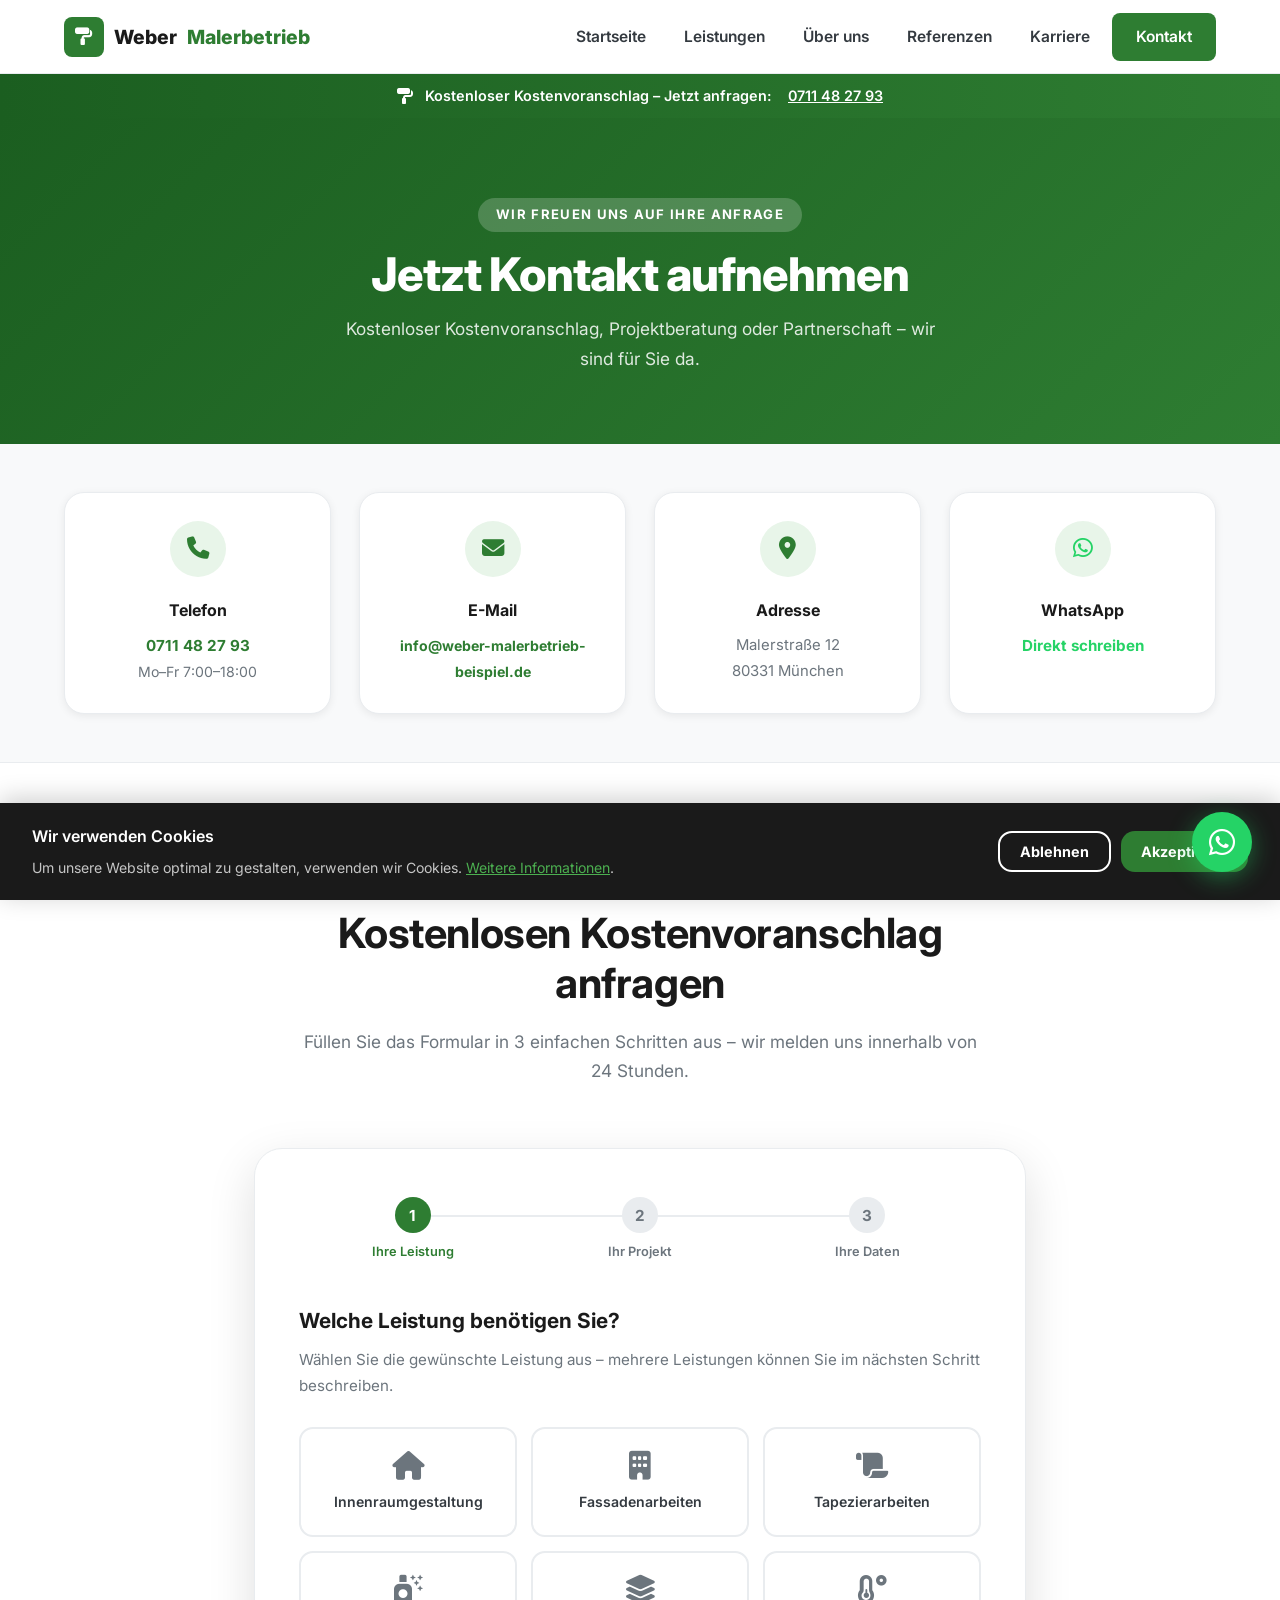
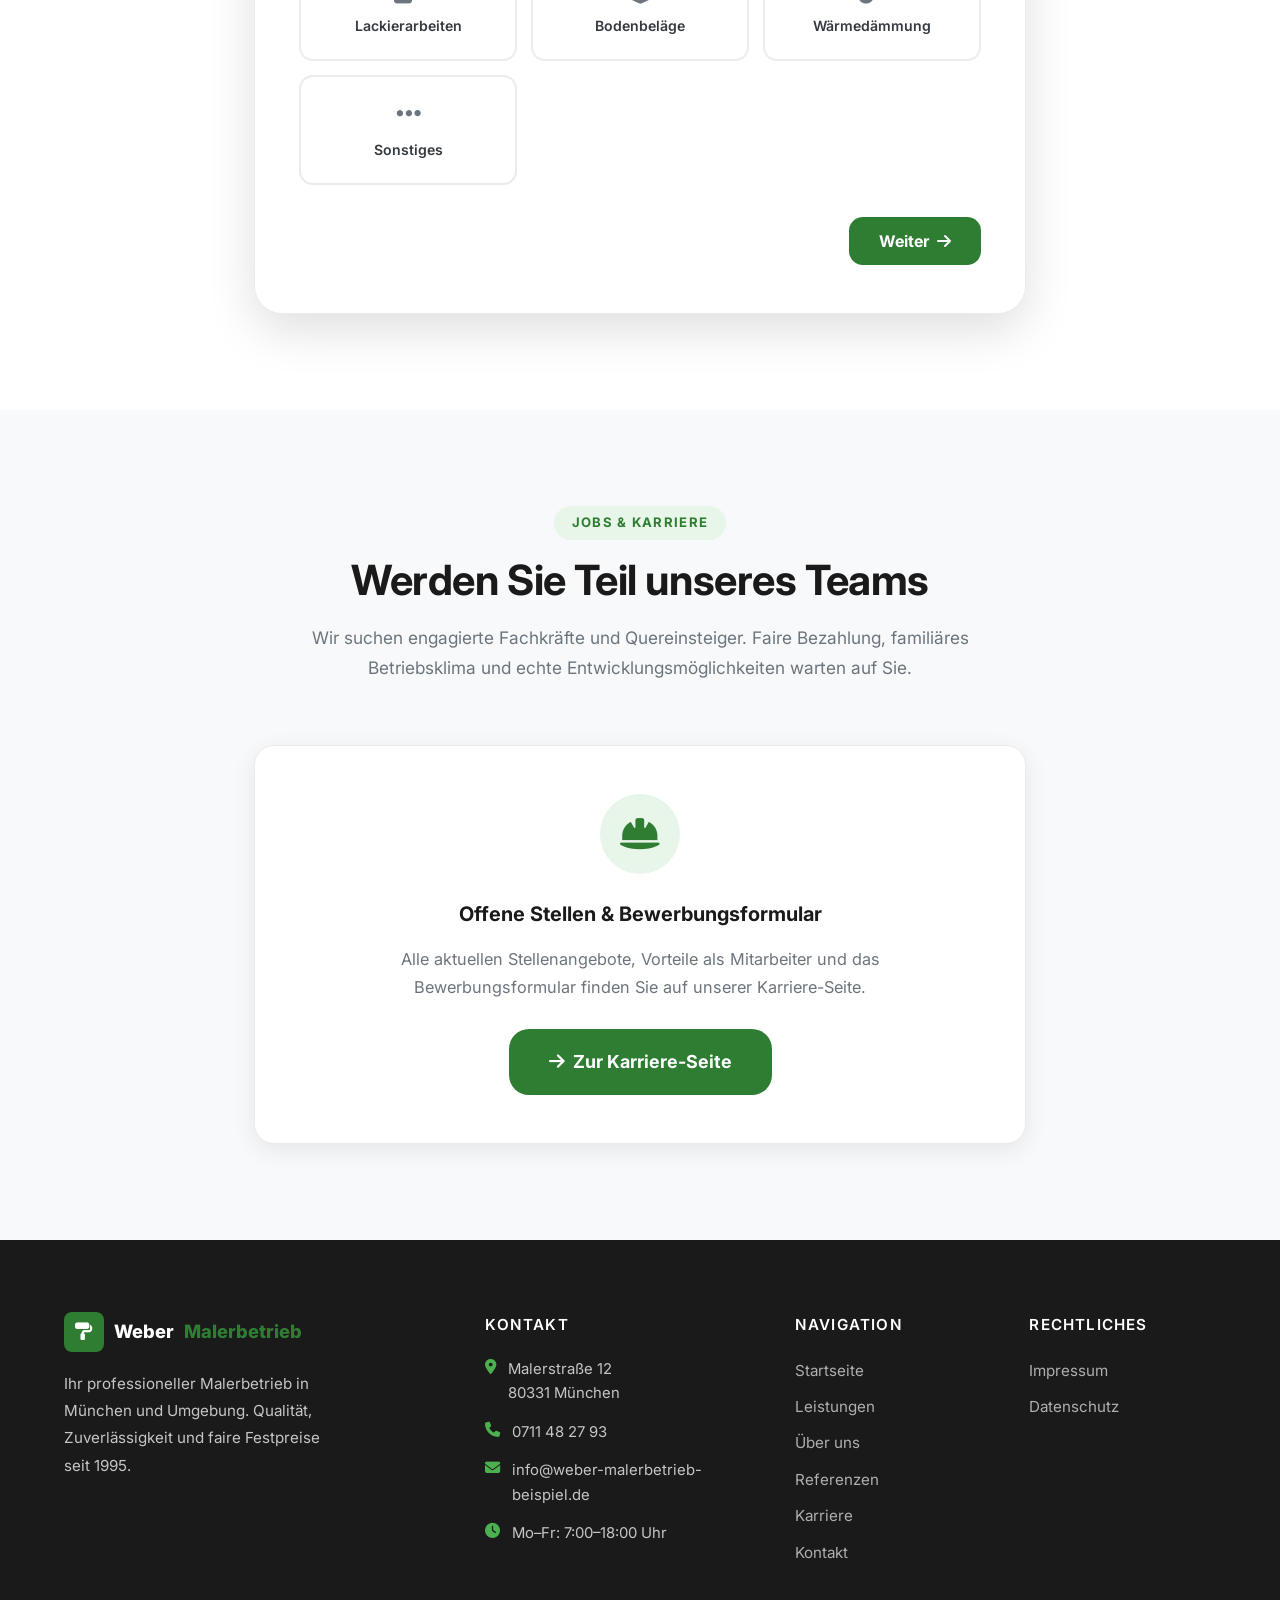
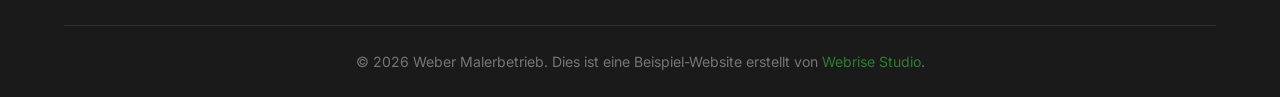
<file: kontakt.html>
<!DOCTYPE html>
<html lang="de">
<head>
  <meta charset="UTF-8">
  <meta name="viewport" content="width=device-width, initial-scale=1.0">
  <title>Kontakt – Weber Malerbetrieb München | Kostenloser Kostenvoranschlag</title>
  <meta name="description" content="Jetzt Kontakt aufnehmen mit Weber Malerbetrieb München. Kostenloser Kostenvoranschlag, Projektanfrage oder Bewerbung – wir melden uns in 24 Stunden.">
  <link rel="preconnect" href="https://fonts.googleapis.com">
  <link rel="preconnect" href="https://fonts.gstatic.com" crossorigin>
  <link href="https://fonts.googleapis.com/css2?family=Inter:wght@400;500;600;700;800;900&display=swap" rel="stylesheet">
  <link rel="stylesheet" href="https://cdnjs.cloudflare.com/ajax/libs/font-awesome/6.4.0/css/all.min.css">
  <link rel="stylesheet" href="css/style.css">
  <link rel="icon" type="image/png" href="favicon.png">
  <link rel="apple-touch-icon" href="favicon.png">
  <!-- Open Graph -->
  <meta property="og:type" content="website">
  <meta property="og:url" content="https://webrisestudiode.github.io/maler-weber/kontakt.html">
  <meta property="og:title" content="Kontakt – Weber Malerbetrieb München | Kostenloser Kostenvoranschlag">
  <meta property="og:description" content="Jetzt Kontakt aufnehmen mit Weber Malerbetrieb München. Kostenloser Kostenvoranschlag, Projektanfrage oder Bewerbung – wir melden uns in 24 Stunden.">
  <meta property="og:image" content="https://webrisestudiode.github.io/maler-weber/bilder-mitarbeiter/fassadenarbeiten.webp">
  <meta name="twitter:card" content="summary_large_image">
</head>
<body>

<!-- Personalisierter Demo-Banner -->
<div id="personalized-banner" style="display:none; background:linear-gradient(90deg,#1B5E20,#2E7D32); color:white; text-align:center; padding:10px 20px; font-size:0.9rem; font-weight:600; letter-spacing:0.01em; position:fixed;top:0;left:0;right:0;width:100%;z-index:9999;">
  <i class="fa-solid fa-paint-roller" style="margin-right:8px;"></i>
  Guten Tag Herr/Frau <span id="banner-name" style="font-weight:800;"></span> – so könnte die Website von <strong id="banner-firma"></strong> aussehen &nbsp;·&nbsp;
  <a href="https://webrisestudio.de/kontakt.html" target="_blank" style="color:rgba(255,255,255,0.9);text-decoration:underline;font-weight:700;">Website anfragen →</a>
</div>
<script>
(function(){var p=new URLSearchParams(window.location.search);var f=p.get('firma'),n=p.get('name'),s=p.get('stadt'),t=p.get('telefon');if(f)sessionStorage.setItem('ws_firma',f);if(n)sessionStorage.setItem('ws_name',n);if(s)sessionStorage.setItem('ws_stadt',s);if(t)sessionStorage.setItem('ws_telefon',t);var name=sessionStorage.getItem('ws_name');if(name){var b=document.getElementById('personalized-banner'),el=document.getElementById('banner-name');if(b&&el){el.textContent=name;b.style.display='block';document.documentElement.appendChild(b);var h=b.offsetHeight||44;var sp=document.getElementById('ws-banner-spacer');if(sp)sp.style.height=h+'px';}}})();
</script>
<div id="ws-banner-spacer" style="height:0;overflow:hidden;"></div>

  <!-- Info Banner -->
  <div class="info-banner">
    <i class="fa-solid fa-paint-roller"></i>
    Kostenloser Kostenvoranschlag – Jetzt anfragen:&nbsp;<a href="tel:089123456">089 123456</a>
  </div>

  <!-- Header -->
  <header class="header">
    <div class="container nav-container">
      <a href="index.html" class="logo">
        <div class="logo-icon"><i class="fa-solid fa-paint-roller"></i></div>
        Weber <span>Malerbetrieb</span>
      </a>
      <button class="mobile-menu-btn" aria-label="Menü öffnen">
        <i class="fa-solid fa-bars"></i>
      </button>
      <nav class="nav-links">
        <a href="index.html">Startseite</a>
        <a href="leistungen.html">Leistungen</a>
        <a href="ueber-uns.html">Über uns</a>
        <a href="referenzen.html">Referenzen</a>
        <a href="karriere.html">Karriere</a>
        <a href="kontakt.html" class="btn btn-primary btn-nav-cta active">Kontakt</a>
      </nav>
    </div>
  </header>

  <!-- Inner Hero -->
  <section class="inner-hero">
    <div class="container">
      <span class="section-eyebrow" style="background:rgba(255,255,255,0.2); color:white; margin-bottom:16px; display:inline-block;">Wir freuen uns auf Ihre Anfrage</span>
      <h1>Jetzt Kontakt aufnehmen</h1>
      <p>Kostenloser Kostenvoranschlag, Projektberatung oder Partnerschaft – wir sind für Sie da.</p>
    </div>
  </section>

  <!-- Kontakt Schnellinfos -->
  <section style="padding:48px 0; background:var(--color-light); border-bottom:1px solid var(--color-gray-light);">
    <div class="container">
      <div class="grid grid-4">
        <div class="why-card animate-on-scroll" style="padding:28px 22px;">
          <div class="why-card-icon" style="width:56px; height:56px; font-size:1.4rem;"><i class="fa-solid fa-phone"></i></div>
          <h3 style="font-size:1rem;">Telefon</h3>
          <p><a href="tel:089123456" style="color:var(--color-primary); font-weight:700;">089 123456</a><br><span style="font-size:0.88rem; color:var(--color-gray);">Mo–Fr 7:00–18:00</span></p>
        </div>
        <div class="why-card animate-on-scroll" style="padding:28px 22px; transition-delay:0.08s;">
          <div class="why-card-icon" style="width:56px; height:56px; font-size:1.4rem;"><i class="fa-solid fa-envelope"></i></div>
          <h3 style="font-size:1rem;">E-Mail</h3>
          <p><a href="mailto:info@weber-malerbetrieb-beispiel.de" style="color:var(--color-primary); font-weight:700; font-size:0.88rem;">info@weber-malerbetrieb-beispiel.de</a></p>
        </div>
        <div class="why-card animate-on-scroll" style="padding:28px 22px; transition-delay:0.16s;">
          <div class="why-card-icon" style="width:56px; height:56px; font-size:1.4rem;"><i class="fa-solid fa-location-dot"></i></div>
          <h3 style="font-size:1rem;">Adresse</h3>
          <p style="font-size:0.93rem;">Malerstraße 12<br>80331 München</p>
        </div>
        <div class="why-card animate-on-scroll" style="padding:28px 22px; transition-delay:0.24s;">
          <div class="why-card-icon" style="width:56px; height:56px; font-size:1.4rem;"><i class="fa-brands fa-whatsapp" style="color:var(--color-whatsapp);"></i></div>
          <h3 style="font-size:1rem;">WhatsApp</h3>
          <p><a href="https://wa.me/4989123456?text=Hallo%20Weber%20Malerbetrieb..." target="_blank" style="color:var(--color-whatsapp); font-weight:700;">Direkt schreiben</a></p>
        </div>
      </div>
    </div>
  </section>

  <!-- Projektanfrage Formular (mehrstufig) -->
  <section class="section-padding">
    <div class="container" style="max-width:820px;">
      <div class="section-header animate-on-scroll">
        <span class="section-eyebrow">Schritt für Schritt</span>
        <h2>Kostenlosen Kostenvoranschlag anfragen</h2>
        <p>Füllen Sie das Formular in 3 einfachen Schritten aus – wir melden uns innerhalb von 24 Stunden.</p>
      </div>

      <div class="form-card animate-on-scroll">

        <!-- Progress Bar -->
        <div id="form-content">
          <div class="form-progress">
            <div class="form-step-indicator">
              <div class="step-circle active" id="step-circle-1">1</div>
              <div class="step-label active" id="step-label-1">Ihre Leistung</div>
            </div>
            <div class="form-step-indicator">
              <div class="step-circle" id="step-circle-2">2</div>
              <div class="step-label" id="step-label-2">Ihr Projekt</div>
            </div>
            <div class="form-step-indicator">
              <div class="step-circle" id="step-circle-3">3</div>
              <div class="step-label" id="step-label-3">Ihre Daten</div>
            </div>
          </div>

          <form id="multi-step-form" action="#" method="POST">

            <!-- Schritt 1: Leistung wählen -->
            <div class="form-step active" id="step-1">
              <h3 style="margin-bottom:8px; font-size:1.3rem;">Welche Leistung benötigen Sie?</h3>
              <p style="color:var(--color-gray); margin-bottom:28px; font-size:0.95rem;">Wählen Sie die gewünschte Leistung aus – mehrere Leistungen können Sie im nächsten Schritt beschreiben.</p>
              <div class="service-selector">
                <div class="service-option">
                  <input type="radio" name="leistung" id="srv-innen" value="Innenraumgestaltung" required>
                  <label for="srv-innen" class="service-option-label">
                    <i class="fa-solid fa-house"></i>
                    Innenraumgestaltung
                  </label>
                </div>
                <div class="service-option">
                  <input type="radio" name="leistung" id="srv-fassade" value="Fassadenarbeiten">
                  <label for="srv-fassade" class="service-option-label">
                    <i class="fa-solid fa-building"></i>
                    Fassadenarbeiten
                  </label>
                </div>
                <div class="service-option">
                  <input type="radio" name="leistung" id="srv-tapezier" value="Tapezierarbeiten">
                  <label for="srv-tapezier" class="service-option-label">
                    <i class="fa-solid fa-scroll"></i>
                    Tapezierarbeiten
                  </label>
                </div>
                <div class="service-option">
                  <input type="radio" name="leistung" id="srv-lack" value="Lackierarbeiten">
                  <label for="srv-lack" class="service-option-label">
                    <i class="fa-solid fa-spray-can-sparkles"></i>
                    Lackierarbeiten
                  </label>
                </div>
                <div class="service-option">
                  <input type="radio" name="leistung" id="srv-boden" value="Bodenbeläge">
                  <label for="srv-boden" class="service-option-label">
                    <i class="fa-solid fa-layer-group"></i>
                    Bodenbeläge
                  </label>
                </div>
                <div class="service-option">
                  <input type="radio" name="leistung" id="srv-daemm" value="Wärmedämmung">
                  <label for="srv-daemm" class="service-option-label">
                    <i class="fa-solid fa-temperature-low"></i>
                    Wärmedämmung
                  </label>
                </div>
                <div class="service-option">
                  <input type="radio" name="leistung" id="srv-sonstiges" value="Sonstiges">
                  <label for="srv-sonstiges" class="service-option-label">
                    <i class="fa-solid fa-ellipsis"></i>
                    Sonstiges
                  </label>
                </div>
              </div>
              <div class="form-nav" style="justify-content:flex-end;">
                <button type="button" class="btn btn-primary btn-next" id="next-step-1">
                  Weiter <i class="fa-solid fa-arrow-right"></i>
                </button>
              </div>
            </div>

            <!-- Schritt 2: Projekt Details -->
            <div class="form-step" id="step-2">
              <h3 style="margin-bottom:8px; font-size:1.3rem;">Erzählen Sie uns von Ihrem Projekt</h3>
              <p style="color:var(--color-gray); margin-bottom:28px; font-size:0.95rem;">Je mehr Details, desto genauer können wir Ihnen einen Kostenvoranschlag erstellen.</p>

              <div class="form-row">
                <div class="form-group">
                  <label class="form-label" for="dringlichkeit">Wie dringend ist Ihr Anliegen?</label>
                  <select class="form-control" name="dringlichkeit" id="dringlichkeit">
                    <option value="">Bitte wählen</option>
                    <option>So schnell wie möglich</option>
                    <option>Diese Woche</option>
                    <option>In 1–3 Monaten</option>
                    <option>Planung / Beratung</option>
                    <option>Sonstiges</option>
                  </select>
                </div>
                <div class="form-group">
                  <label class="form-label" for="flaeche">Ungefähre Fläche?</label>
                  <select class="form-control" name="flaeche" id="flaeche">
                    <option value="">Bitte wählen</option>
                    <option>Unter 50 m²</option>
                    <option>50–150 m²</option>
                    <option>150–300 m²</option>
                    <option>Über 300 m²</option>
                    <option>Noch unklar</option>
                  </select>
                </div>
              </div>

              <div class="form-group">
                <label class="form-label" for="objekt">Um welches Objekt handelt es sich?</label>
                <select class="form-control" name="objekt" id="objekt">
                  <option value="">Bitte wählen</option>
                  <option>Wohnung</option>
                  <option>Haus</option>
                  <option>Gewerbe</option>
                  <option>Neubau</option>
                  <option>Sonstiges</option>
                </select>
              </div>

              <div class="form-group">
                <label class="form-label" for="projektbeschreibung">Beschreiben Sie Ihr Projekt so genau wie möglich</label>
                <textarea class="form-control" name="projektbeschreibung" id="projektbeschreibung" rows="5" placeholder="z.B. Wir möchten unser Wohnzimmer (ca. 30m²) neu streichen. Die Wände haben aktuell eine alte Raufasertapete, die entfernt werden soll..."></textarea>
              </div>

              <div class="form-group">
                <label class="form-label" for="fotos">Fotos hochladen (optional)</label>
                <input type="file" class="form-control" name="fotos" id="fotos" accept="image/*" multiple style="padding:10px 14px;">
                <p style="font-size:0.82rem; color:var(--color-gray); margin-top:6px;"><i class="fa-solid fa-circle-info"></i> Mehrere Fotos möglich (JPG, PNG, max. 10MB)</p>
              </div>

              <div class="form-nav">
                <button type="button" class="btn btn-prev" id="prev-step-2">
                  <i class="fa-solid fa-arrow-left"></i> Zurück
                </button>
                <button type="button" class="btn btn-primary btn-next" id="next-step-2">
                  Weiter <i class="fa-solid fa-arrow-right"></i>
                </button>
              </div>
            </div>

            <!-- Schritt 3: Kontaktdaten -->
            <div class="form-step" id="step-3">
              <h3 style="margin-bottom:8px; font-size:1.3rem;">Ihre Kontaktdaten</h3>
              <p style="color:var(--color-gray); margin-bottom:28px; font-size:0.95rem;">Damit wir Sie für den kostenlosen Kostenvoranschlag kontaktieren können.</p>

              <div class="form-row">
                <div class="form-group">
                  <label class="form-label" for="vorname">Vorname *</label>
                  <input type="text" class="form-control" name="vorname" id="vorname" placeholder="Max" required>
                </div>
                <div class="form-group">
                  <label class="form-label" for="nachname">Nachname *</label>
                  <input type="text" class="form-control" name="nachname" id="nachname" placeholder="Mustermann" required>
                </div>
              </div>

              <div class="form-row">
                <div class="form-group">
                  <label class="form-label" for="telefon">Telefonnummer *</label>
                  <input type="tel" class="form-control" name="telefon" id="telefon" placeholder="089 12345678" required>
                </div>
                <div class="form-group">
                  <label class="form-label" for="email">E-Mail *</label>
                  <input type="email" class="form-control" name="email" id="email" placeholder="max@email.de" required>
                </div>
              </div>

              <div class="form-group">
                <label class="form-label" for="projektadresse">Adresse des Projekts</label>
                <input type="text" class="form-control" name="projektadresse" id="projektadresse" placeholder="Musterstraße 1, 80331 München">
              </div>

              <div class="form-group">
                <div class="form-check">
                  <input type="checkbox" id="datenschutz" name="datenschutz" required>
                  <label for="datenschutz">Ich habe die <a href="datenschutz.html" target="_blank">Datenschutzerklärung</a> gelesen und stimme der Verarbeitung meiner Daten zur Bearbeitung meiner Anfrage zu. *</label>
                </div>
              </div>

              <div class="form-nav">
                <button type="button" class="btn btn-prev" id="prev-step-3">
                  <i class="fa-solid fa-arrow-left"></i> Zurück
                </button>
                <button type="submit" class="btn btn-primary btn-lg" id="submit-anfrage-btn" style="flex:1; justify-content:center;">
                  <i class="fa-solid fa-paper-plane"></i> Jetzt kostenlos anfragen
                </button>
              </div>
            </div>

          </form>
        </div>

        <!-- Bestätigung -->
        <div id="form-success" class="form-success">
          <div class="form-success-icon"><i class="fa-solid fa-circle-check"></i></div>
          <h2>Vielen Dank!</h2>
          <p>Ihre Anfrage ist bei uns eingegangen. Wir melden uns <strong>innerhalb von 24 Stunden</strong> für einen kostenlosen Kostenvoranschlag bei Ihnen.</p>
          <p style="margin-top:14px; font-size:0.95rem; color:var(--color-gray);">Oder rufen Sie uns direkt an: <a href="tel:089123456" style="color:var(--color-primary); font-weight:700;">089 123456</a></p>
          <a href="index.html" class="btn btn-primary" style="margin-top:28px;" id="success-home-btn">
            <i class="fa-solid fa-house"></i> Zurück zur Startseite
          </a>
        </div>

      </div>
    </div>
  </section>

  <!-- Hinweis: Bewerbungen -->
  <section class="section-padding bg-light">
    <div class="container" style="max-width:820px;">
      <div class="section-header animate-on-scroll">
        <span class="section-eyebrow">Jobs &amp; Karriere</span>
        <h2>Werden Sie Teil unseres Teams</h2>
        <p>Wir suchen engagierte Fachkräfte und Quereinsteiger. Faire Bezahlung, familiäres Betriebsklima und echte Entwicklungsmöglichkeiten warten auf Sie.</p>
      </div>
      <div class="animate-on-scroll" style="background:white; border-radius:20px; border:1px solid var(--color-gray-light); box-shadow:0 6px 24px rgba(0,0,0,0.08); padding:48px 44px; text-align:center;">
        <div style="width:80px; height:80px; border-radius:50%; background:var(--color-primary-xlight); color:var(--color-primary); display:flex; align-items:center; justify-content:center; font-size:2.2rem; margin:0 auto 24px;">
          <i class="fa-solid fa-hard-hat"></i>
        </div>
        <h3 style="margin-bottom:14px;">Offene Stellen &amp; Bewerbungsformular</h3>
        <p style="color:var(--color-gray); max-width:520px; margin:0 auto 28px; font-size:1.02rem;">
          Alle aktuellen Stellenangebote, Vorteile als Mitarbeiter und das Bewerbungsformular finden Sie auf unserer Karriere-Seite.
        </p>
        <a href="karriere.html" class="btn btn-primary btn-lg" id="karriere-link-btn">
          <i class="fa-solid fa-arrow-right"></i> Zur Karriere-Seite
        </a>
      </div>
    </div>
  </section>

  <!-- Footer -->
  <footer class="footer">
    <div class="container">
      <div class="footer-grid">
        <div>
          <div class="footer-logo">
            <div class="logo-icon"><i class="fa-solid fa-paint-roller"></i></div>
            Weber <span>Malerbetrieb</span>
          </div>
          <p class="footer-desc">Ihr professioneller Malerbetrieb in München und Umgebung. Qualität, Zuverlässigkeit und faire Festpreise seit 1995.</p>
        </div>
        <div>
          <h4>Kontakt</h4>
          <div class="footer-contact-item"><i class="fa-solid fa-location-dot"></i><span>Malerstraße 12<br>80331 München</span></div>
          <div class="footer-contact-item"><i class="fa-solid fa-phone"></i><a href="tel:089123456">089 123456</a></div>
          <div class="footer-contact-item"><i class="fa-solid fa-envelope"></i><a href="mailto:info@weber-malerbetrieb-beispiel.de">info@weber-malerbetrieb-beispiel.de</a></div>
          <div class="footer-contact-item"><i class="fa-solid fa-clock"></i><span>Mo–Fr: 7:00–18:00 Uhr</span></div>
        </div>
        <div>
          <h4>Navigation</h4>
          <ul class="footer-links">
            <li><a href="index.html">Startseite</a></li>
            <li><a href="leistungen.html">Leistungen</a></li>
            <li><a href="ueber-uns.html">Über uns</a></li>
            <li><a href="referenzen.html">Referenzen</a></li>
            <li><a href="karriere.html">Karriere</a></li>
            <li><a href="kontakt.html">Kontakt</a></li>
          </ul>
        </div>
        <div>
          <h4>Rechtliches</h4>
          <ul class="footer-links">
            <li><a href="impressum.html">Impressum</a></li>
            <li><a href="datenschutz.html">Datenschutz</a></li>
          </ul>
        </div>
      </div>
      <div class="footer-bottom">
        &copy; 2026 Weber Malerbetrieb. Dies ist eine Beispiel-Website erstellt von <a href="https://webrisestudio.de" target="_blank" style="color:var(--color-primary);">Webrise Studio</a>.
      </div>
    </div>
  </footer>

  <a href="https://wa.me/4989123456?text=Hallo%20Weber%20Malerbetrieb%2C%20ich%20h%C3%A4tte%20eine%20Anfrage..." target="_blank" class="whatsapp-btn" aria-label="WhatsApp Kontakt">
    <i class="fa-brands fa-whatsapp"></i>
  </a>

  <div id="cookie-banner" class="cookie-banner">
    <div>
      <h4>Wir verwenden Cookies</h4>
      <p>Um unsere Website optimal zu gestalten, verwenden wir Cookies. <a href="datenschutz.html">Weitere Informationen</a>.</p>
    </div>
    <div class="cookie-buttons">
      <button id="decline-cookies" class="btn btn-outline-white btn-sm">Ablehnen</button>
      <button id="accept-cookies" class="btn btn-primary btn-sm">Akzeptieren</button>
    </div>
  </div>

  <script src="js/script.js"></script>
</body>
</html>
</file>
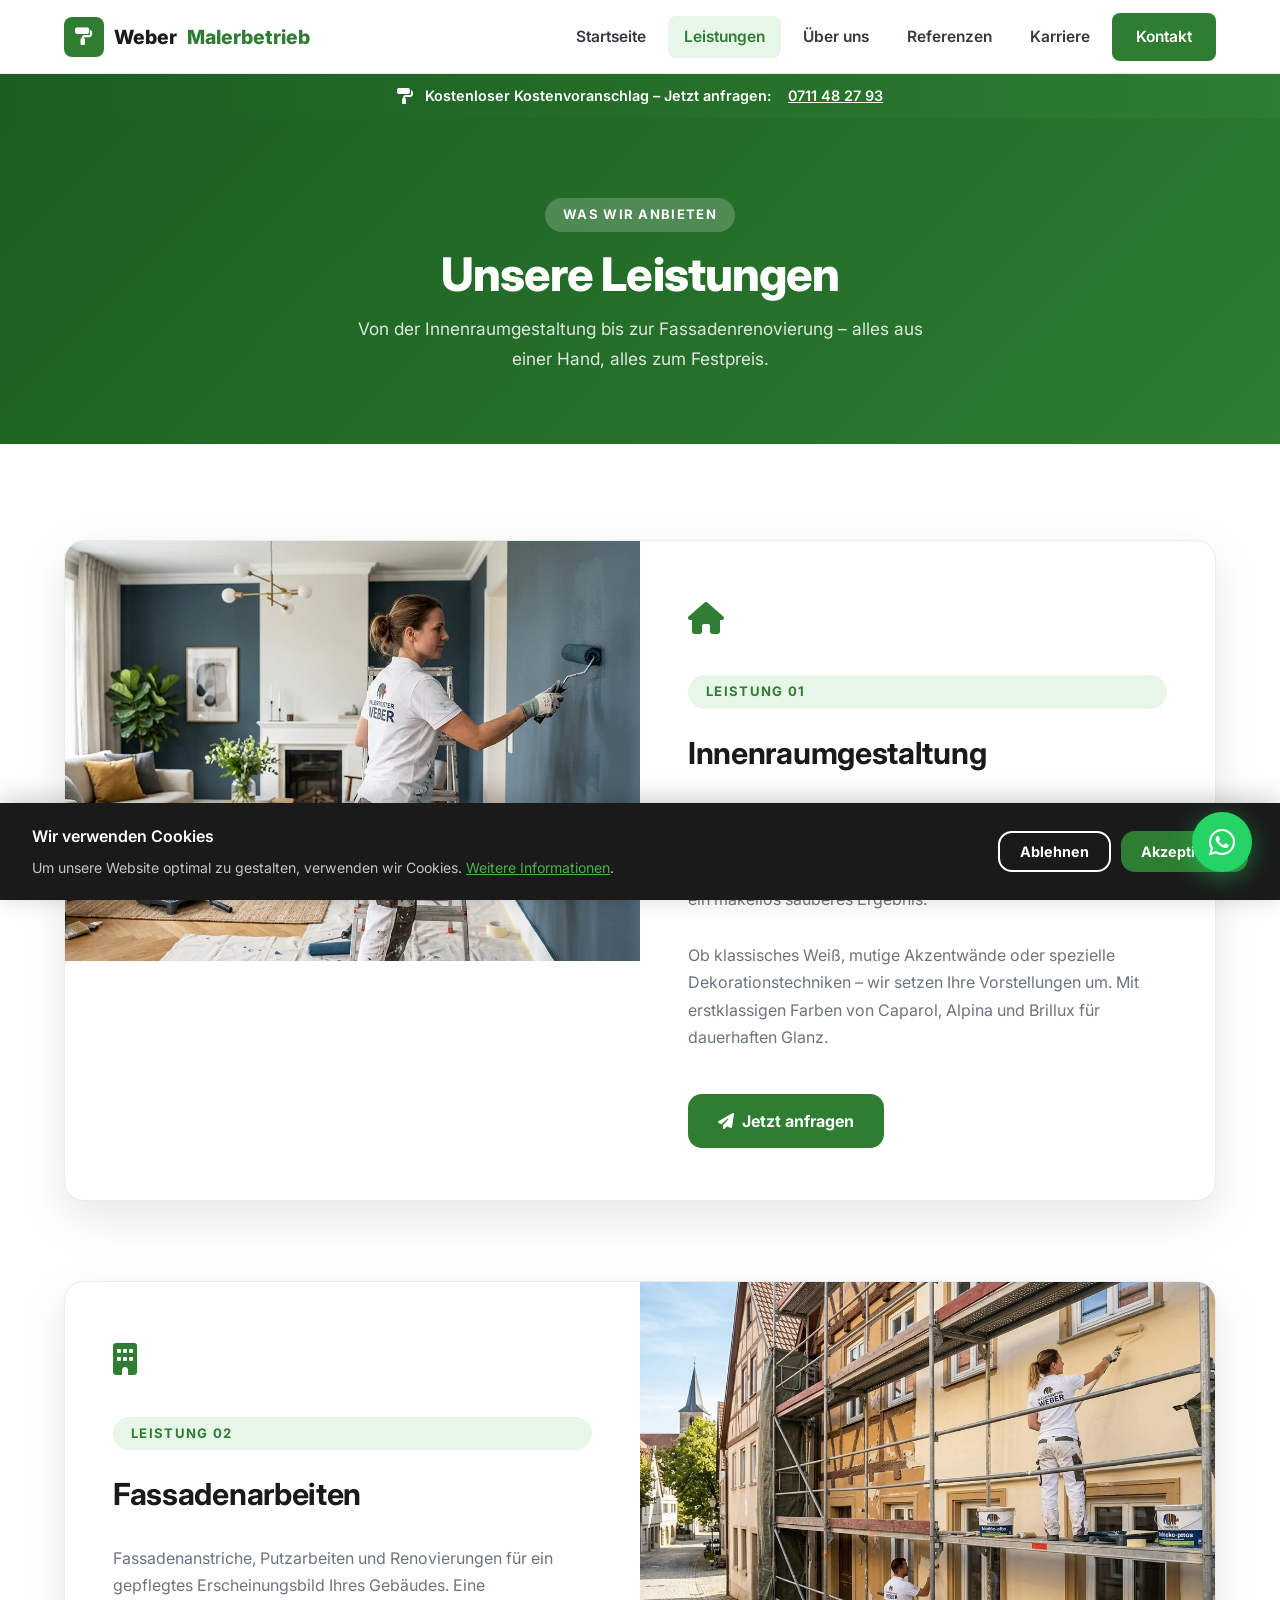
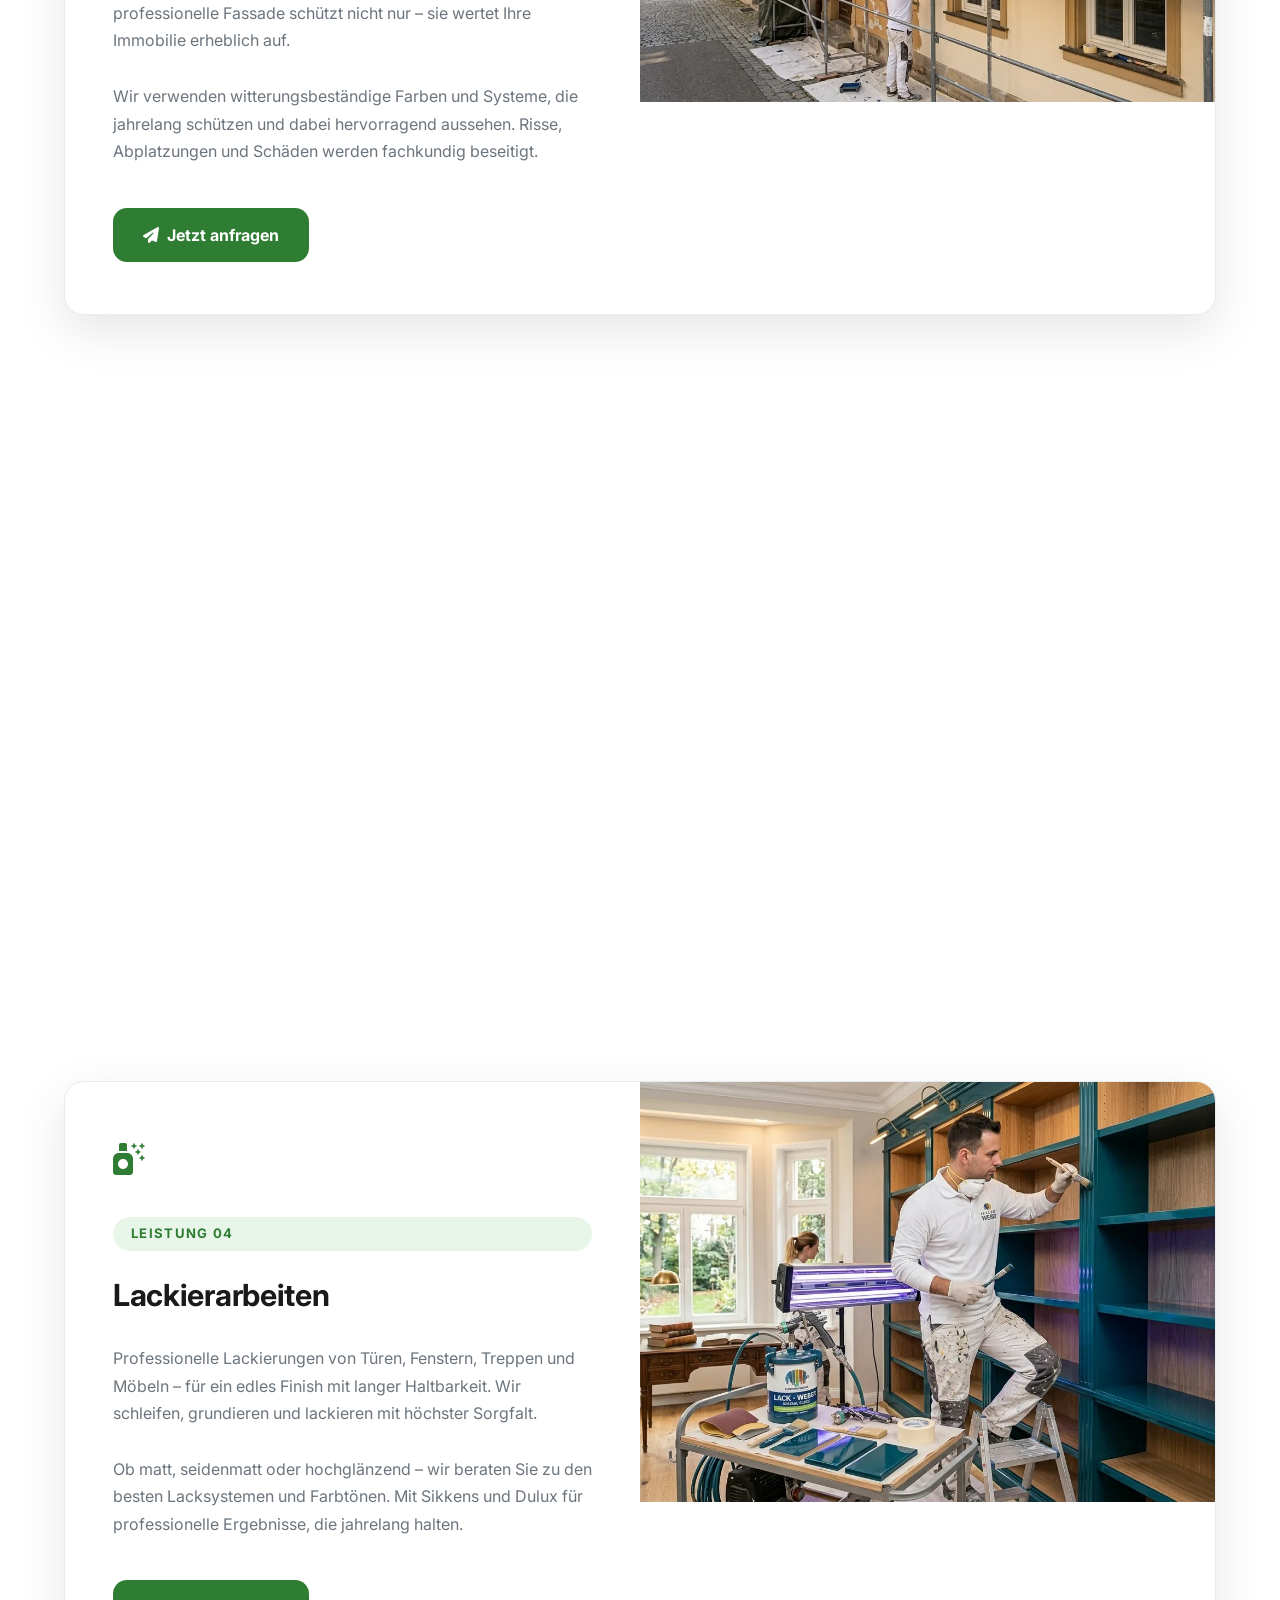
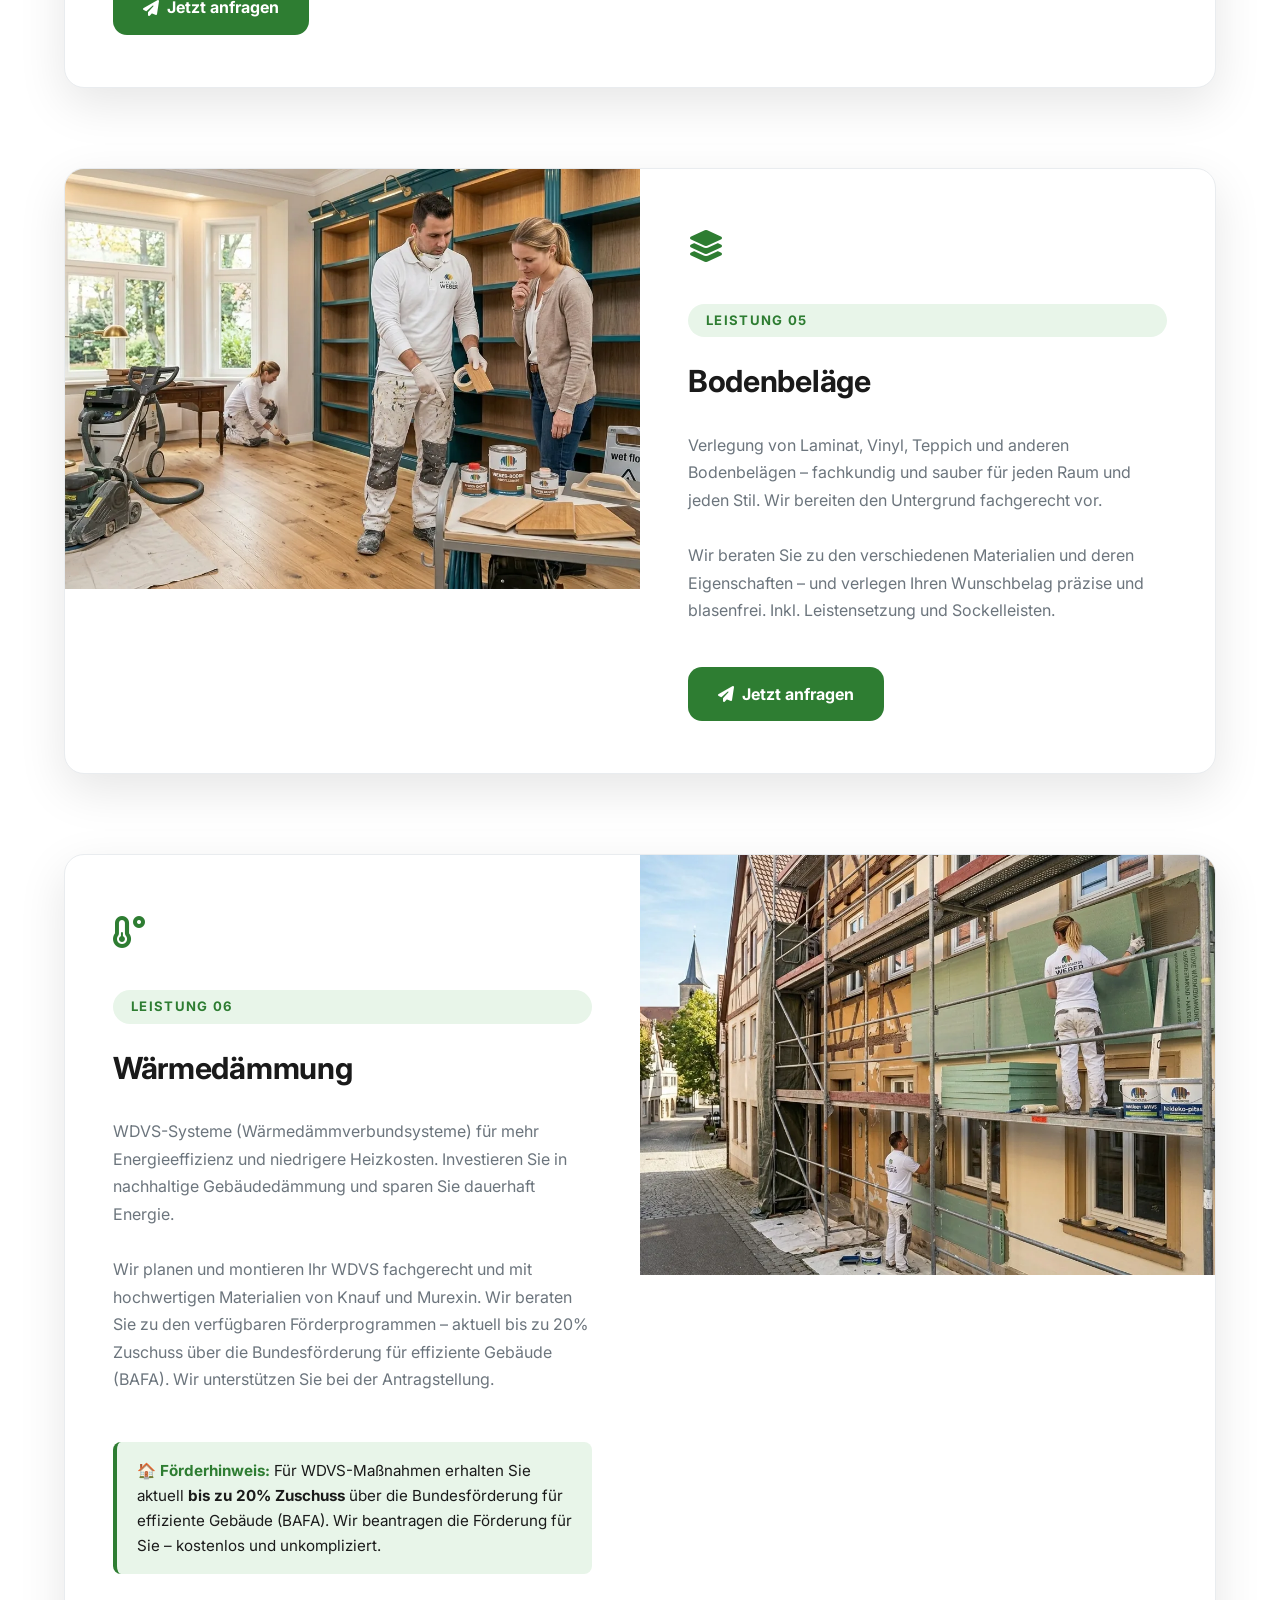
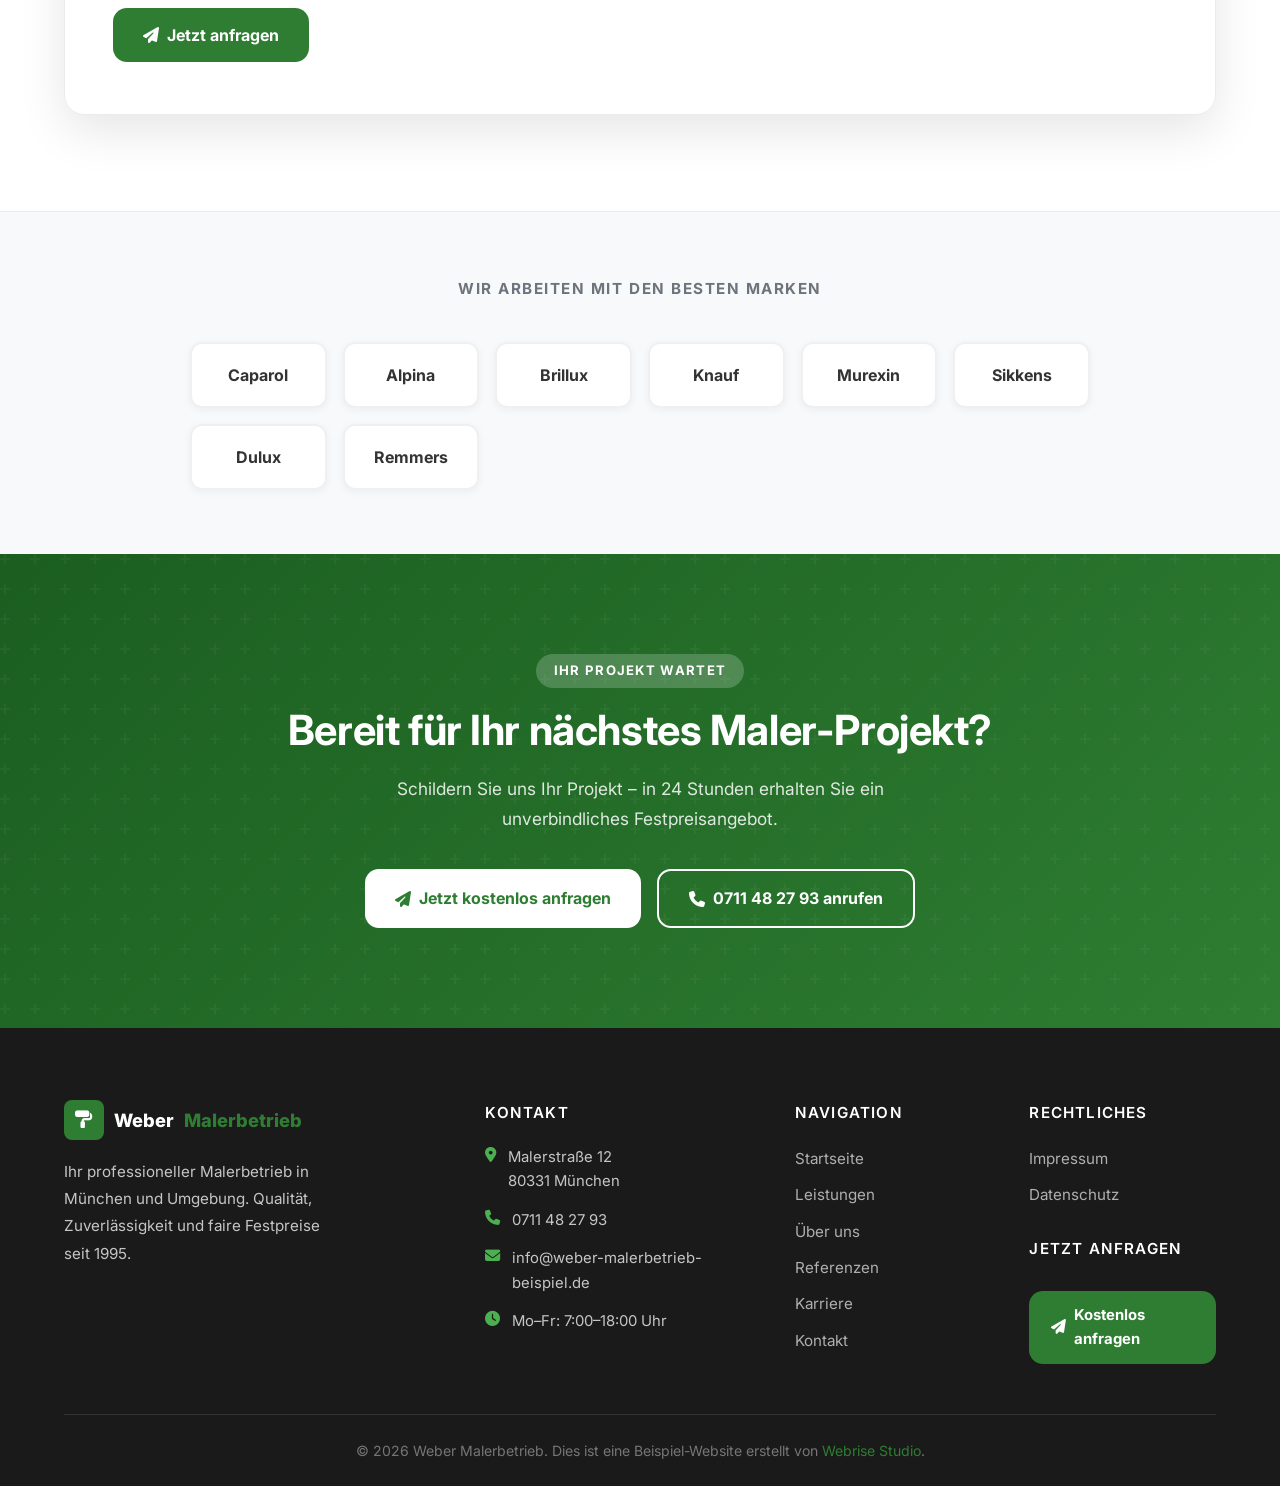
<file: leistungen.html>
<!DOCTYPE html>
<html lang="de">
<head>
  <meta charset="UTF-8">
  <meta name="viewport" content="width=device-width, initial-scale=1.0">
  <title>Leistungen – Weber Malerbetrieb München | Maler, Fassade, Tapezieren, Lacke & mehr</title>
  <meta name="description" content="Alle Leistungen von Weber Malerbetrieb: Innenraumgestaltung, Fassadenarbeiten, Tapezieren, Lackierarbeiten, Bodenbeläge und Wärmedämmung in München.">
  <link rel="preconnect" href="https://fonts.googleapis.com">
  <link rel="preconnect" href="https://fonts.gstatic.com" crossorigin>
  <link href="https://fonts.googleapis.com/css2?family=Inter:wght@400;500;600;700;800;900&display=swap" rel="stylesheet">
  <link rel="stylesheet" href="https://cdnjs.cloudflare.com/ajax/libs/font-awesome/6.4.0/css/all.min.css">
  <link rel="stylesheet" href="css/style.css">
  <link rel="icon" type="image/png" href="favicon.png">
  <link rel="apple-touch-icon" href="favicon.png">
  <!-- Open Graph -->
  <meta property="og:type" content="website">
  <meta property="og:url" content="https://webrisestudiode.github.io/maler-weber/leistungen.html">
  <meta property="og:title" content="Leistungen – Weber Malerbetrieb München | Maler, Fassade, Tapezieren & mehr">
  <meta property="og:description" content="Alle Leistungen von Weber Malerbetrieb: Innenraumgestaltung, Fassadenarbeiten, Tapezieren, Lackierarbeiten, Bodenbeläge und Wärmedämmung in München.">
  <meta property="og:image" content="https://webrisestudiode.github.io/maler-weber/bilder-mitarbeiter/fassadenarbeiten.webp">
  <meta name="twitter:card" content="summary_large_image">
</head>
<body>

<!-- Personalisierter Demo-Banner -->
<div id="personalized-banner" style="display:none; background:linear-gradient(90deg,#1B5E20,#2E7D32); color:white; text-align:center; padding:10px 20px; font-size:0.9rem; font-weight:600; letter-spacing:0.01em; position:fixed;top:0;left:0;right:0;width:100%;z-index:9999;">
  <i class="fa-solid fa-paint-roller" style="margin-right:8px;"></i>
  Guten Tag Herr/Frau <span id="banner-name" style="font-weight:800;"></span> – so könnte die Website von <strong id="banner-firma"></strong> aussehen &nbsp;·&nbsp;
  <a href="https://webrisestudio.de/kontakt.html" target="_blank" style="color:rgba(255,255,255,0.9);text-decoration:underline;font-weight:700;">Website anfragen →</a>
</div>
<script>
(function(){var p=new URLSearchParams(window.location.search);var f=p.get('firma'),n=p.get('name'),s=p.get('stadt'),t=p.get('telefon');if(f)sessionStorage.setItem('ws_firma',f);if(n)sessionStorage.setItem('ws_name',n);if(s)sessionStorage.setItem('ws_stadt',s);if(t)sessionStorage.setItem('ws_telefon',t);var name=sessionStorage.getItem('ws_name');if(name){var b=document.getElementById('personalized-banner'),el=document.getElementById('banner-name');if(b&&el){el.textContent=name;b.style.display='block';document.documentElement.appendChild(b);var h=b.offsetHeight||44;var sp=document.getElementById('ws-banner-spacer');if(sp)sp.style.height=h+'px';}}})();
</script>
<div id="ws-banner-spacer" style="height:0;overflow:hidden;"></div>

  <!-- Info Banner -->
  <div class="info-banner">
    <i class="fa-solid fa-paint-roller"></i>
    Kostenloser Kostenvoranschlag – Jetzt anfragen:&nbsp;<a href="tel:089123456">089 123456</a>
  </div>

  <!-- Header -->
  <header class="header">
    <div class="container nav-container">
      <a href="index.html" class="logo">
        <div class="logo-icon"><i class="fa-solid fa-paint-roller"></i></div>
        Weber <span>Malerbetrieb</span>
      </a>
      <button class="mobile-menu-btn" aria-label="Menü öffnen">
        <i class="fa-solid fa-bars"></i>
      </button>
      <nav class="nav-links">
        <a href="index.html">Startseite</a>
        <a href="leistungen.html" class="active">Leistungen</a>
        <a href="ueber-uns.html">Über uns</a>
        <a href="referenzen.html">Referenzen</a>
        <a href="karriere.html">Karriere</a>
        <a href="kontakt.html" class="btn btn-primary btn-nav-cta">Kontakt</a>
      </nav>
    </div>
  </header>

  <!-- Inner Hero -->
  <section class="inner-hero">
    <div class="container">
      <span class="section-eyebrow" style="background:rgba(255,255,255,0.2); color:white; margin-bottom:16px; display:inline-block;">Was wir anbieten</span>
      <h1>Unsere Leistungen</h1>
      <p>Von der Innenraumgestaltung bis zur Fassadenrenovierung – alles aus einer Hand, alles zum Festpreis.</p>
    </div>
  </section>

  <!-- Leistungen Detail -->
  <section class="section-padding">
    <div class="container">

      <!-- 1. Innenraumgestaltung -->
      <div id="innenraumgestaltung" style="margin-bottom:80px;">
        <div class="service-card animate-on-scroll" style="display:grid; grid-template-columns:1fr 1fr; border-radius:20px; overflow:hidden; box-shadow:0 16px 48px rgba(0,0,0,0.1); border:1px solid var(--color-gray-light);">
          <img
            src="bilder-mitarbeiter/innenraumgestaltung.webp"
            alt="Innenraumgestaltung – frisch gestrichener, moderner Wohnraum"
            style="width:100%; height:420px; object-fit:cover; display:block;"
            loading="lazy" width="1408" height="768" >
          <div class="service-card-body" style="display:flex; flex-direction:column; justify-content:center; padding:52px 48px;">
            <div style="color:var(--color-primary); font-size:2rem; margin-bottom:16px;"><i class="fa-solid fa-house"></i></div>
            <span class="section-eyebrow" style="margin-bottom:12px;">Leistung 01</span>
            <h2 style="font-size:1.9rem; margin-bottom:18px;">Innenraumgestaltung</h2>
            <p style="color:var(--color-gray); margin-bottom:14px;">Professionelles Streichen und Gestalten von Wänden, Decken und Räumen – kreativ und sauber ausgeführt. Wir beraten Sie bei der Farbwahl, bereiten Flächen fachgerecht vor und hinterlassen ein makellos sauberes Ergebnis.</p>
            <p style="color:var(--color-gray); margin-bottom:28px;">Ob klassisches Weiß, mutige Akzentwände oder spezielle Dekorationstechniken – wir setzen Ihre Vorstellungen um. Mit erstklassigen Farben von Caparol, Alpina und Brillux für dauerhaften Glanz.</p>
            <a href="kontakt.html" class="btn btn-primary" style="align-self:flex-start;" id="innen-anfragen">
              <i class="fa-solid fa-paper-plane"></i> Jetzt anfragen
            </a>
          </div>
        </div>
      </div>

      <!-- 2. Fassadenarbeiten -->
      <div id="fassadenarbeiten" style="margin-bottom:80px;">
        <div class="service-card animate-on-scroll" style="display:grid; grid-template-columns:1fr 1fr; border-radius:20px; overflow:hidden; box-shadow:0 16px 48px rgba(0,0,0,0.1); border:1px solid var(--color-gray-light);">
          <div class="service-card-body" style="display:flex; flex-direction:column; justify-content:center; padding:52px 48px; order:1;">
            <div style="color:var(--color-primary); font-size:2rem; margin-bottom:16px;"><i class="fa-solid fa-building"></i></div>
            <span class="section-eyebrow" style="margin-bottom:12px;">Leistung 02</span>
            <h2 style="font-size:1.9rem; margin-bottom:18px;">Fassadenarbeiten</h2>
            <p style="color:var(--color-gray); margin-bottom:14px;">Fassadenanstriche, Putzarbeiten und Renovierungen für ein gepflegtes Erscheinungsbild Ihres Gebäudes. Eine professionelle Fassade schützt nicht nur – sie wertet Ihre Immobilie erheblich auf.</p>
            <p style="color:var(--color-gray); margin-bottom:28px;">Wir verwenden witterungsbeständige Farben und Systeme, die jahrelang schützen und dabei hervorragend aussehen. Risse, Abplatzungen und Schäden werden fachkundig beseitigt.</p>
            <a href="kontakt.html" class="btn btn-primary" style="align-self:flex-start;" id="fassade-anfragen">
              <i class="fa-solid fa-paper-plane"></i> Jetzt anfragen
            </a>
          </div>
          <img
            src="bilder-mitarbeiter/fassadenarbeiten.webp"
            alt="Fassadenarbeiten – Gerüst und Hausfassade gestrichen"
            style="width:100%; height:420px; object-fit:cover; display:block; order:2;"
            loading="lazy" width="1408" height="768" >
        </div>
      </div>

      <!-- 3. Tapezierarbeiten -->
      <div id="tapezierarbeiten" style="margin-bottom:80px;">
        <div class="service-card animate-on-scroll" style="display:grid; grid-template-columns:1fr 1fr; border-radius:20px; overflow:hidden; box-shadow:0 16px 48px rgba(0,0,0,0.1); border:1px solid var(--color-gray-light);">
          <img
            src="bilder-mitarbeiter/tapezierarbeiten.webp"
            alt="Tapezierarbeiten – frisch tapezierte Wand, professionelles Tapezieren"
            style="width:100%; height:420px; object-fit:cover; display:block;"
            loading="lazy" width="1408" height="768" >
          <div class="service-card-body" style="display:flex; flex-direction:column; justify-content:center; padding:52px 48px;">
            <div style="color:var(--color-primary); font-size:2rem; margin-bottom:16px;"><i class="fa-solid fa-scroll"></i></div>
            <span class="section-eyebrow" style="margin-bottom:12px;">Leistung 03</span>
            <h2 style="font-size:1.9rem; margin-bottom:18px;">Tapezierarbeiten</h2>
            <p style="color:var(--color-gray); margin-bottom:14px;">Fachgerechtes Tapezieren mit allen gängigen Tapeten – von klassisch bis modern. Wir verarbeiten Vliestapeten, Strukturtapeten, Fototapeten und hochwertige Designtapeten.</p>
            <p style="color:var(--color-gray); margin-bottom:28px;">Perfekte Verarbeitung ohne Blasen, schiefe Nähte oder Lufteinschlüsse – das ist unser Anspruch. Wir beraten Sie auch gerne bei der Auswahl der richtigen Tapete für Ihre Räume.</p>
            <a href="kontakt.html" class="btn btn-primary" style="align-self:flex-start;" id="tapezier-anfragen">
              <i class="fa-solid fa-paper-plane"></i> Jetzt anfragen
            </a>
          </div>
        </div>
      </div>

      <!-- 4. Lackierarbeiten -->
      <div id="lackierarbeiten" style="margin-bottom:80px;">
        <div class="service-card animate-on-scroll" style="display:grid; grid-template-columns:1fr 1fr; border-radius:20px; overflow:hidden; box-shadow:0 16px 48px rgba(0,0,0,0.1); border:1px solid var(--color-gray-light);">
          <div class="service-card-body" style="display:flex; flex-direction:column; justify-content:center; padding:52px 48px; order:1;">
            <div style="color:var(--color-primary); font-size:2rem; margin-bottom:16px;"><i class="fa-solid fa-spray-can-sparkles"></i></div>
            <span class="section-eyebrow" style="margin-bottom:12px;">Leistung 04</span>
            <h2 style="font-size:1.9rem; margin-bottom:18px;">Lackierarbeiten</h2>
            <p style="color:var(--color-gray); margin-bottom:14px;">Professionelle Lackierungen von Türen, Fenstern, Treppen und Möbeln – für ein edles Finish mit langer Haltbarkeit. Wir schleifen, grundieren und lackieren mit höchster Sorgfalt.</p>
            <p style="color:var(--color-gray); margin-bottom:28px;">Ob matt, seidenmatt oder hochglänzend – wir beraten Sie zu den besten Lacksystemen und Farbtönen. Mit Sikkens und Dulux für professionelle Ergebnisse, die jahrelang halten.</p>
            <a href="kontakt.html" class="btn btn-primary" style="align-self:flex-start;" id="lack-anfragen">
              <i class="fa-solid fa-paper-plane"></i> Jetzt anfragen
            </a>
          </div>
          <img
            src="bilder-mitarbeiter/lackierarbeiten.webp"
            alt="Lackierarbeiten – Maler lackiert Regal professionell"
            style="width:100%; height:420px; object-fit:cover; display:block; order:2;"
            loading="lazy" width="1408" height="768" >
        </div>
      </div>

      <!-- 5. Bodenbeläge -->
      <div id="bodenbelaege" style="margin-bottom:80px;">
        <div class="service-card animate-on-scroll" style="display:grid; grid-template-columns:1fr 1fr; border-radius:20px; overflow:hidden; box-shadow:0 16px 48px rgba(0,0,0,0.1); border:1px solid var(--color-gray-light);">
          <img
            src="bilder-mitarbeiter/bodenbelaege.webp"
            alt="Bodenbeläge – Laminat und Vinyl wird verlegt"
            style="width:100%; height:420px; object-fit:cover; display:block;"
            loading="lazy" width="1408" height="768" >
          <div class="service-card-body" style="display:flex; flex-direction:column; justify-content:center; padding:52px 48px;">
            <div style="color:var(--color-primary); font-size:2rem; margin-bottom:16px;"><i class="fa-solid fa-layer-group"></i></div>
            <span class="section-eyebrow" style="margin-bottom:12px;">Leistung 05</span>
            <h2 style="font-size:1.9rem; margin-bottom:18px;">Bodenbeläge</h2>
            <p style="color:var(--color-gray); margin-bottom:14px;">Verlegung von Laminat, Vinyl, Teppich und anderen Bodenbelägen – fachkundig und sauber für jeden Raum und jeden Stil. Wir bereiten den Untergrund fachgerecht vor.</p>
            <p style="color:var(--color-gray); margin-bottom:28px;">Wir beraten Sie zu den verschiedenen Materialien und deren Eigenschaften – und verlegen Ihren Wunschbelag präzise und blasenfrei. Inkl. Leistensetzung und Sockelleisten.</p>
            <a href="kontakt.html" class="btn btn-primary" style="align-self:flex-start;" id="boden-anfragen">
              <i class="fa-solid fa-paper-plane"></i> Jetzt anfragen
            </a>
          </div>
        </div>
      </div>

      <!-- 6. Wärmedämmung -->
      <div id="waermedaemmung">
        <div class="service-card animate-on-scroll" style="display:grid; grid-template-columns:1fr 1fr; border-radius:20px; overflow:hidden; box-shadow:0 16px 48px rgba(0,0,0,0.1); border:1px solid var(--color-gray-light);">
          <div class="service-card-body" style="display:flex; flex-direction:column; justify-content:center; padding:52px 48px; order:1;">
            <div style="color:var(--color-primary); font-size:2rem; margin-bottom:16px;"><i class="fa-solid fa-temperature-low"></i></div>
            <span class="section-eyebrow" style="margin-bottom:12px;">Leistung 06</span>
            <h2 style="font-size:1.9rem; margin-bottom:18px;">Wärmedämmung</h2>
            <p style="color:var(--color-gray); margin-bottom:14px;">WDVS-Systeme (Wärmedämmverbundsysteme) für mehr Energieeffizienz und niedrigere Heizkosten. Investieren Sie in nachhaltige Gebäudedämmung und sparen Sie dauerhaft Energie.</p>
            <p style="color:var(--color-gray); margin-bottom:14px;">Wir planen und montieren Ihr WDVS fachgerecht und mit hochwertigen Materialien von Knauf und Murexin. Wir beraten Sie zu den verfügbaren Förderprogrammen – aktuell bis zu 20% Zuschuss über die Bundesförderung für effiziente Gebäude (BAFA). Wir unterstützen Sie bei der Antragstellung.</p>
            <div style="background:var(--color-primary-xlight); border-left:4px solid var(--color-primary); border-radius:8px; padding:16px 20px; margin:20px 0; font-size:0.95rem;">
                <strong style="color:var(--color-primary);">🏠 Förderhinweis:</strong> Für WDVS-Maßnahmen erhalten Sie aktuell <strong>bis zu 20% Zuschuss</strong> über die Bundesförderung für effiziente Gebäude (BAFA). Wir beantragen die Förderung für Sie – kostenlos und unkompliziert.
            </div>
            <a href="kontakt.html" class="btn btn-primary" style="align-self:flex-start;" id="daemm-anfragen">
              <i class="fa-solid fa-paper-plane"></i> Jetzt anfragen
            </a>
          </div>
          <img
            src="bilder-mitarbeiter/waermedaemmung.webp"
            alt="Wärmedämmung – WDVS Dämmplatten an Gebäude"
            style="width:100%; height:420px; object-fit:cover; display:block; order:2;"
            loading="lazy" width="1408" height="768" >
        </div>
      </div>

    </div>
  </section>

  <!-- Markenpartner -->
  <section class="brands-section">
    <div class="container">
      <h3 class="text-center animate-on-scroll" style="margin-bottom:40px; color:var(--color-gray); font-size:0.95rem; font-weight:700; text-transform:uppercase; letter-spacing:0.1em;">Wir arbeiten mit den besten Marken</h3>
      <div class="brands-grid animate-on-scroll">
        <div style="display:grid; grid-template-columns:repeat(auto-fit,minmax(120px,1fr)); gap:16px; max-width:900px; margin:0 auto; width:100%;">
    <div style="background:#fff; border:2px solid #f0f0f0; border-radius:12px; padding:18px 12px; text-align:center; font-weight:700; font-size:1rem; color:#333; box-shadow:0 2px 8px rgba(0,0,0,0.05); transition:border-color 0.2s;" onmouseover="this.style.borderColor='#2E7D32'" onmouseout="this.style.borderColor='#f0f0f0'">Caparol</div>
    <div style="background:#fff; border:2px solid #f0f0f0; border-radius:12px; padding:18px 12px; text-align:center; font-weight:700; font-size:1rem; color:#333; box-shadow:0 2px 8px rgba(0,0,0,0.05); transition:border-color 0.2s;" onmouseover="this.style.borderColor='#2E7D32'" onmouseout="this.style.borderColor='#f0f0f0'">Alpina</div>
    <div style="background:#fff; border:2px solid #f0f0f0; border-radius:12px; padding:18px 12px; text-align:center; font-weight:700; font-size:1rem; color:#333; box-shadow:0 2px 8px rgba(0,0,0,0.05); transition:border-color 0.2s;" onmouseover="this.style.borderColor='#2E7D32'" onmouseout="this.style.borderColor='#f0f0f0'">Brillux</div>
    <div style="background:#fff; border:2px solid #f0f0f0; border-radius:12px; padding:18px 12px; text-align:center; font-weight:700; font-size:1rem; color:#333; box-shadow:0 2px 8px rgba(0,0,0,0.05); transition:border-color 0.2s;" onmouseover="this.style.borderColor='#2E7D32'" onmouseout="this.style.borderColor='#f0f0f0'">Knauf</div>
    <div style="background:#fff; border:2px solid #f0f0f0; border-radius:12px; padding:18px 12px; text-align:center; font-weight:700; font-size:1rem; color:#333; box-shadow:0 2px 8px rgba(0,0,0,0.05); transition:border-color 0.2s;" onmouseover="this.style.borderColor='#2E7D32'" onmouseout="this.style.borderColor='#f0f0f0'">Murexin</div>
    <div style="background:#fff; border:2px solid #f0f0f0; border-radius:12px; padding:18px 12px; text-align:center; font-weight:700; font-size:1rem; color:#333; box-shadow:0 2px 8px rgba(0,0,0,0.05); transition:border-color 0.2s;" onmouseover="this.style.borderColor='#2E7D32'" onmouseout="this.style.borderColor='#f0f0f0'">Sikkens</div>
    <div style="background:#fff; border:2px solid #f0f0f0; border-radius:12px; padding:18px 12px; text-align:center; font-weight:700; font-size:1rem; color:#333; box-shadow:0 2px 8px rgba(0,0,0,0.05); transition:border-color 0.2s;" onmouseover="this.style.borderColor='#2E7D32'" onmouseout="this.style.borderColor='#f0f0f0'">Dulux</div>
    <div style="background:#fff; border:2px solid #f0f0f0; border-radius:12px; padding:18px 12px; text-align:center; font-weight:700; font-size:1rem; color:#333; box-shadow:0 2px 8px rgba(0,0,0,0.05); transition:border-color 0.2s;" onmouseover="this.style.borderColor='#2E7D32'" onmouseout="this.style.borderColor='#f0f0f0'">Remmers</div>
</div>
      </div>
    </div>
  </section>

  <!-- CTA -->
  <section class="cta-section">
    <div class="container animate-on-scroll">
      <span class="section-eyebrow" style="background:rgba(255,255,255,0.2); color:white;">Ihr Projekt wartet</span>
      <h2>Bereit für Ihr nächstes Maler-Projekt?</h2>
      <p>Schildern Sie uns Ihr Projekt – in 24 Stunden erhalten Sie ein unverbindliches Festpreisangebot.</p>
      <div style="display:flex; gap:16px; justify-content:center; flex-wrap:wrap;">
        <a href="kontakt.html" class="btn" style="background:white; color:var(--color-primary); font-weight:700;" id="leistungen-cta-btn">
          <i class="fa-solid fa-paper-plane"></i> Jetzt kostenlos anfragen
        </a>
        <a href="tel:089123456" class="btn btn-outline-white">
          <i class="fa-solid fa-phone"></i> 089 123456 anrufen
        </a>
      </div>
    </div>
  </section>

  <!-- Footer -->
  <footer class="footer">
    <div class="container">
      <div class="footer-grid">
        <div>
          <div class="footer-logo">
            <div class="logo-icon"><i class="fa-solid fa-paint-roller"></i></div>
            Weber <span>Malerbetrieb</span>
          </div>
          <p class="footer-desc">Ihr professioneller Malerbetrieb in München und Umgebung. Qualität, Zuverlässigkeit und faire Festpreise seit 1995.</p>
        </div>
        <div>
          <h4>Kontakt</h4>
          <div class="footer-contact-item"><i class="fa-solid fa-location-dot"></i><span>Malerstraße 12<br>80331 München</span></div>
          <div class="footer-contact-item"><i class="fa-solid fa-phone"></i><a href="tel:089123456">089 123456</a></div>
          <div class="footer-contact-item"><i class="fa-solid fa-envelope"></i><a href="mailto:info@weber-malerbetrieb-beispiel.de">info@weber-malerbetrieb-beispiel.de</a></div>
          <div class="footer-contact-item"><i class="fa-solid fa-clock"></i><span>Mo–Fr: 7:00–18:00 Uhr</span></div>
        </div>
        <div>
          <h4>Navigation</h4>
          <ul class="footer-links">
            <li><a href="index.html">Startseite</a></li>
            <li><a href="leistungen.html">Leistungen</a></li>
            <li><a href="ueber-uns.html">Über uns</a></li>
            <li><a href="referenzen.html">Referenzen</a></li>
            <li><a href="karriere.html">Karriere</a></li>
            <li><a href="kontakt.html">Kontakt</a></li>
          </ul>
        </div>
        <div>
          <h4>Rechtliches</h4>
          <ul class="footer-links">
            <li><a href="impressum.html">Impressum</a></li>
            <li><a href="datenschutz.html">Datenschutz</a></li>
          </ul>
          <h4 style="margin-top:28px;">Jetzt anfragen</h4>
          <a href="kontakt.html" class="btn btn-primary" style="padding:12px 22px; font-size:0.93rem; margin-top:10px; display:inline-flex;">
            <i class="fa-solid fa-paper-plane"></i> Kostenlos anfragen
          </a>
        </div>
      </div>
      <div class="footer-bottom">
        &copy; 2026 Weber Malerbetrieb. Dies ist eine Beispiel-Website erstellt von <a href="https://webrisestudio.de" target="_blank" style="color:var(--color-primary);">Webrise Studio</a>.
      </div>
    </div>
  </footer>

  <a href="https://wa.me/4989123456?text=Hallo%20Weber%20Malerbetrieb%2C%20ich%20h%C3%A4tte%20eine%20Anfrage..." target="_blank" class="whatsapp-btn" aria-label="WhatsApp Kontakt">
    <i class="fa-brands fa-whatsapp"></i>
  </a>

  <div id="cookie-banner" class="cookie-banner">
    <div>
      <h4>Wir verwenden Cookies</h4>
      <p>Um unsere Website optimal zu gestalten, verwenden wir Cookies. <a href="datenschutz.html">Weitere Informationen</a>.</p>
    </div>
    <div class="cookie-buttons">
      <button id="decline-cookies" class="btn btn-outline-white btn-sm">Ablehnen</button>
      <button id="accept-cookies" class="btn btn-primary btn-sm">Akzeptieren</button>
    </div>
  </div>

  <script src="js/script.js"></script>
  <style>
    @media (max-width: 768px) {
      .service-card[style*="grid-template-columns:1fr 1fr"] { display: flex !important; flex-direction: column !important; }
      .service-card[style*="grid-template-columns:1fr 1fr"] img { height: 240px !important; order: 0 !important; }
      .service-card[style*="grid-template-columns:1fr 1fr"] .service-card-body { order: 1 !important; padding: 32px 24px !important; }
    }
  </style>
</body>
</html>
</file>
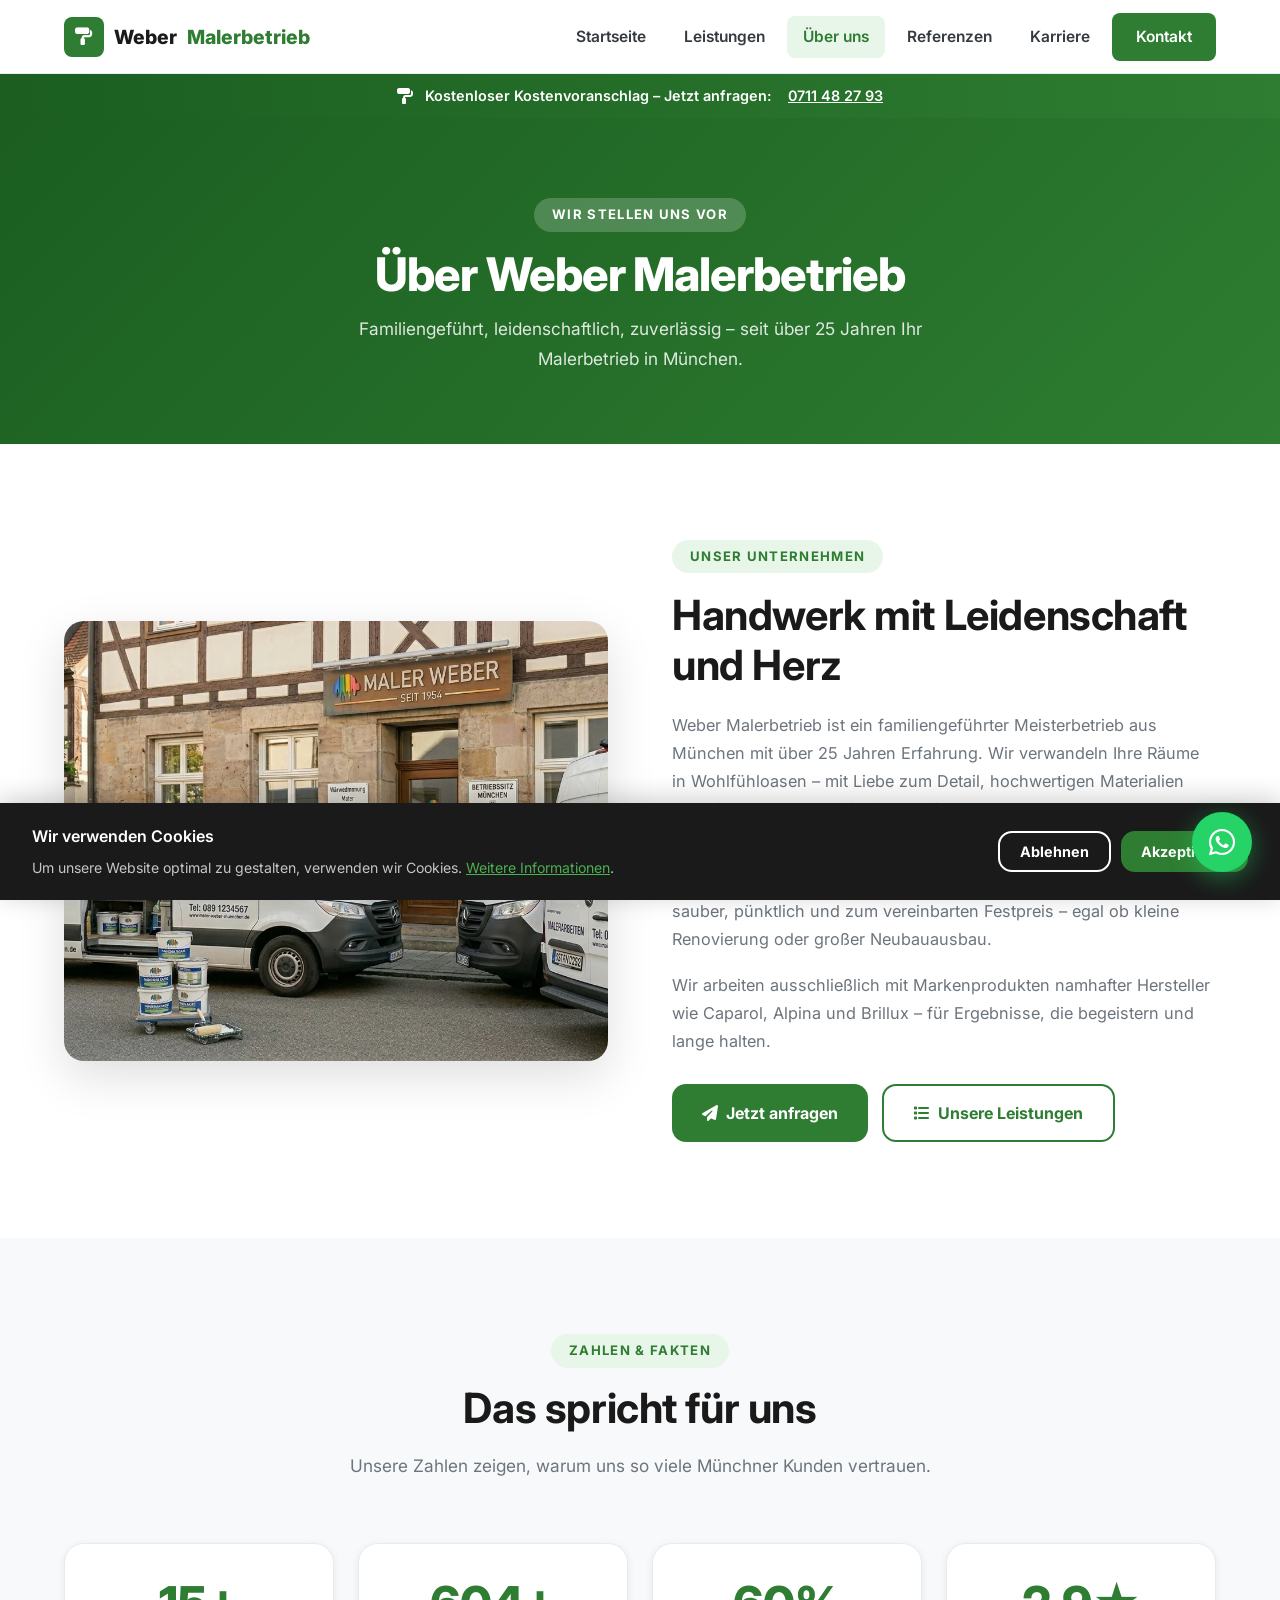
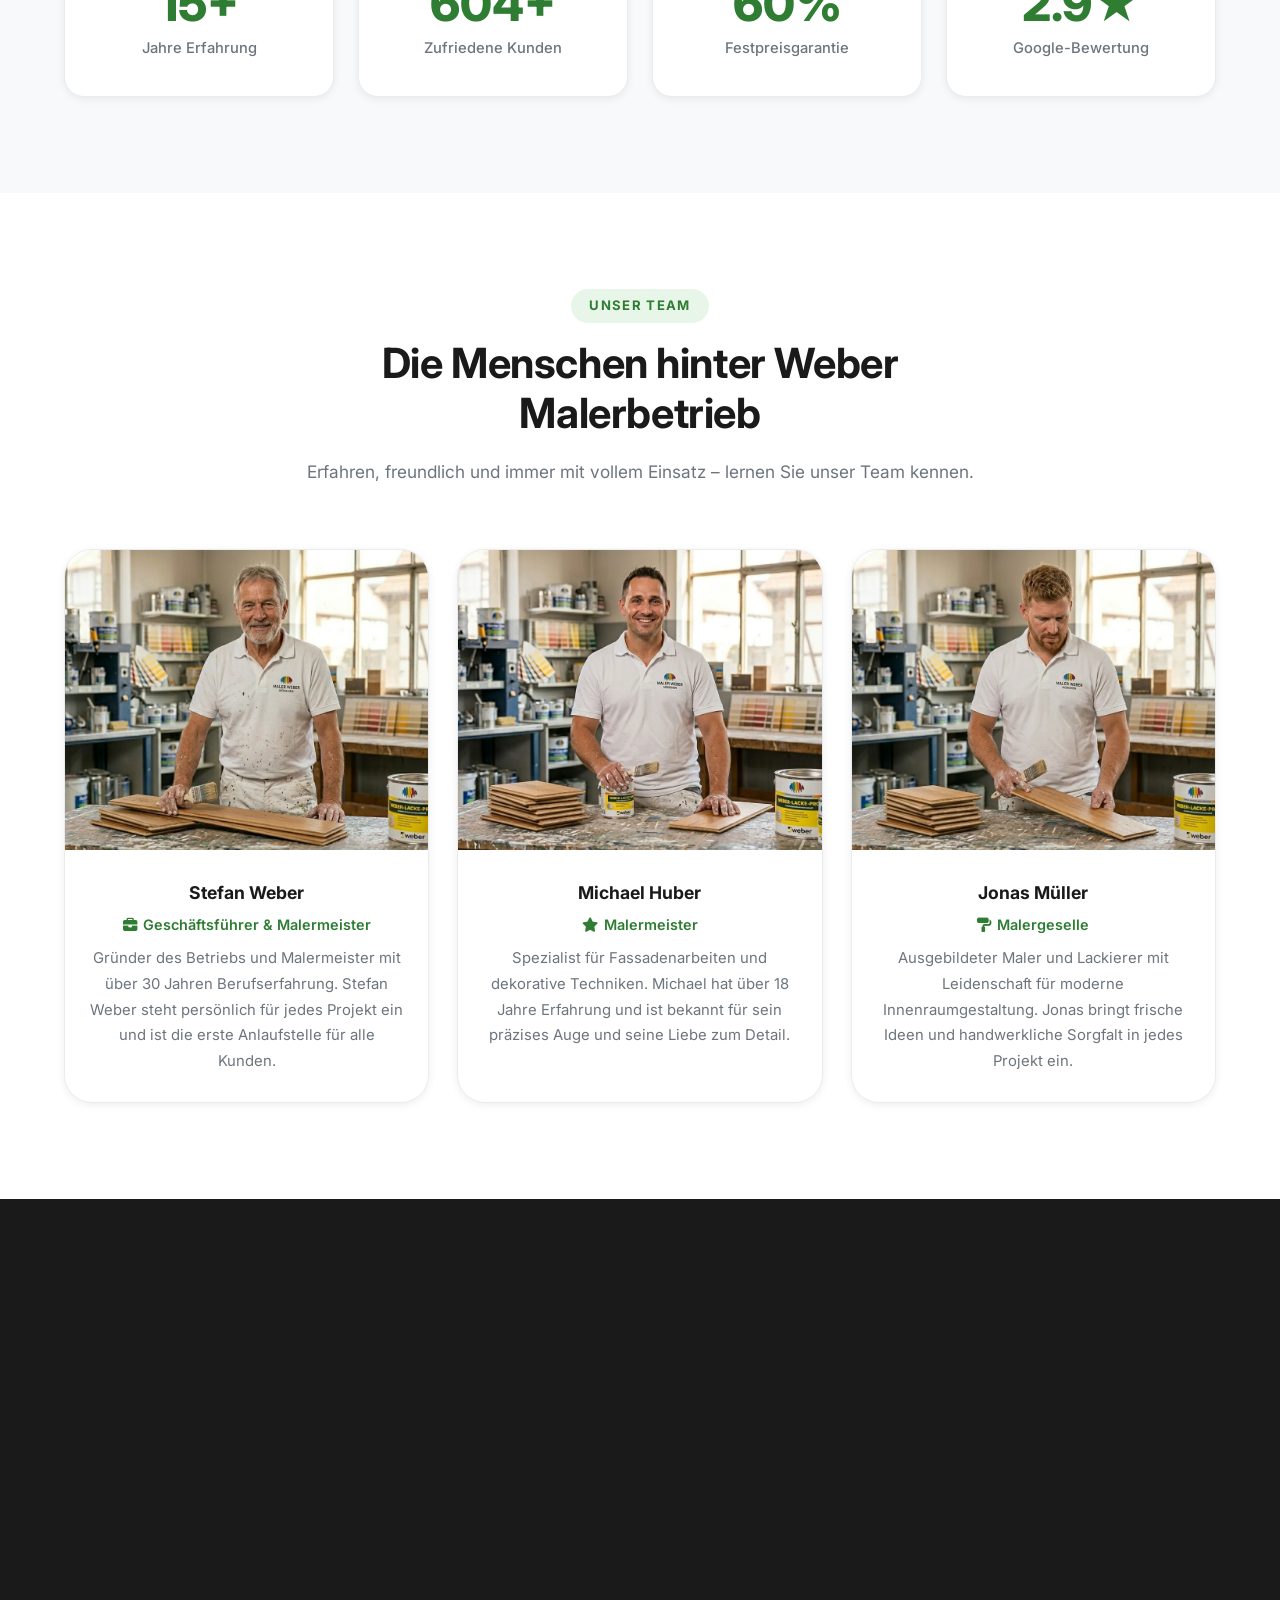
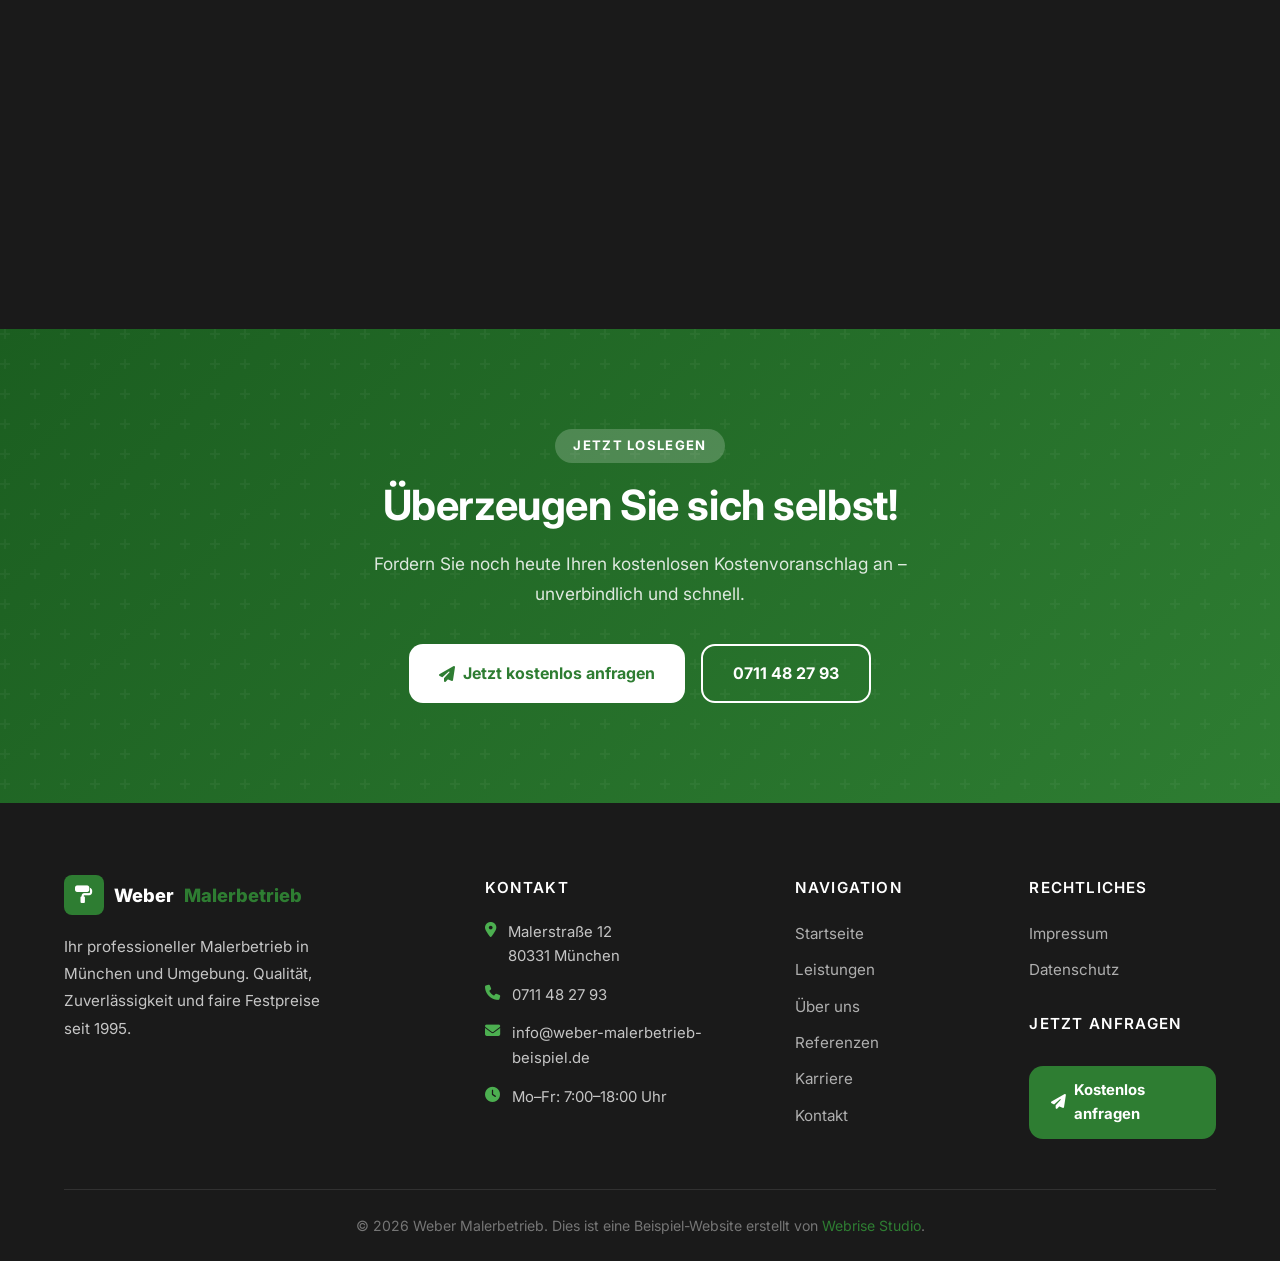
<file: ueber-uns.html>
<!DOCTYPE html>
<html lang="de">
<head>
  <meta charset="UTF-8">
  <meta name="viewport" content="width=device-width, initial-scale=1.0">
  <title>Über uns – Weber Malerbetrieb München | Familiengeführter Meisterbetrieb seit 1995</title>
  <meta name="description" content="Weber Malerbetrieb – familiengeführter Meisterbetrieb aus München mit über 25 Jahren Erfahrung. Lernen Sie unser Team kennen.">
  <link rel="preconnect" href="https://fonts.googleapis.com">
  <link rel="preconnect" href="https://fonts.gstatic.com" crossorigin>
  <link href="https://fonts.googleapis.com/css2?family=Inter:wght@400;500;600;700;800;900&display=swap" rel="stylesheet">
  <link rel="stylesheet" href="https://cdnjs.cloudflare.com/ajax/libs/font-awesome/6.4.0/css/all.min.css">
  <link rel="stylesheet" href="css/style.css">
  <link rel="icon" type="image/png" href="favicon.png">
  <link rel="apple-touch-icon" href="favicon.png">
  <!-- Open Graph -->
  <meta property="og:type" content="website">
  <meta property="og:url" content="https://webrisestudiode.github.io/maler-weber/ueber-uns.html">
  <meta property="og:title" content="Über uns – Weber Malerbetrieb München | Familiengeführter Meisterbetrieb seit 1995">
  <meta property="og:description" content="Weber Malerbetrieb – familiengeführter Meisterbetrieb aus München mit über 25 Jahren Erfahrung. Lernen Sie unser Team kennen.">
  <meta property="og:image" content="https://webrisestudiode.github.io/maler-weber/bilder-mitarbeiter/fassadenarbeiten.webp">
  <meta name="twitter:card" content="summary_large_image">
</head>
<body>

<!-- Personalisierter Demo-Banner -->
<div id="personalized-banner" style="display:none; background:linear-gradient(90deg,#1B5E20,#2E7D32); color:white; text-align:center; padding:10px 20px; font-size:0.9rem; font-weight:600; letter-spacing:0.01em; position:fixed;top:0;left:0;right:0;width:100%;z-index:9999;">
  <i class="fa-solid fa-paint-roller" style="margin-right:8px;"></i>
  Guten Tag Herr/Frau <span id="banner-name" style="font-weight:800;"></span> – so könnte die Website von <strong id="banner-firma"></strong> aussehen &nbsp;·&nbsp;
  <a href="https://webrisestudio.de/kontakt.html" target="_blank" style="color:rgba(255,255,255,0.9);text-decoration:underline;font-weight:700;">Website anfragen →</a>
</div>
<script>
(function(){var p=new URLSearchParams(window.location.search);var f=p.get('firma'),n=p.get('name'),s=p.get('stadt'),t=p.get('telefon');if(f)sessionStorage.setItem('ws_firma',f);if(n)sessionStorage.setItem('ws_name',n);if(s)sessionStorage.setItem('ws_stadt',s);if(t)sessionStorage.setItem('ws_telefon',t);var name=sessionStorage.getItem('ws_name');if(name){var b=document.getElementById('personalized-banner'),el=document.getElementById('banner-name');if(b&&el){el.textContent=name;b.style.display='block';document.documentElement.appendChild(b);var h=b.offsetHeight||44;var sp=document.getElementById('ws-banner-spacer');if(sp)sp.style.height=h+'px';}}})();
</script>
<div id="ws-banner-spacer" style="height:0;overflow:hidden;"></div>

  <!-- Info Banner -->
  <div class="info-banner">
    <i class="fa-solid fa-paint-roller"></i>
    Kostenloser Kostenvoranschlag – Jetzt anfragen:&nbsp;<a href="tel:089123456">089 123456</a>
  </div>

  <!-- Header -->
  <header class="header">
    <div class="container nav-container">
      <a href="index.html" class="logo">
        <div class="logo-icon"><i class="fa-solid fa-paint-roller"></i></div>
        Weber <span>Malerbetrieb</span>
      </a>
      <button class="mobile-menu-btn" aria-label="Menü öffnen">
        <i class="fa-solid fa-bars"></i>
      </button>
      <nav class="nav-links">
        <a href="index.html">Startseite</a>
        <a href="leistungen.html">Leistungen</a>
        <a href="ueber-uns.html" class="active">Über uns</a>
        <a href="referenzen.html">Referenzen</a>
        <a href="karriere.html">Karriere</a>
        <a href="kontakt.html" class="btn btn-primary btn-nav-cta">Kontakt</a>
      </nav>
    </div>
  </header>

  <!-- Inner Hero -->
  <section class="inner-hero">
    <div class="container">
      <span class="section-eyebrow" style="background:rgba(255,255,255,0.2); color:white; margin-bottom:16px; display:inline-block;">Wir stellen uns vor</span>
      <h1>Über Weber Malerbetrieb</h1>
      <p>Familiengeführt, leidenschaftlich, zuverlässig – seit über 25 Jahren Ihr Malerbetrieb in München.</p>
    </div>
  </section>

  <!-- Intro Sektion -->
  <section class="section-padding">
    <div class="container">
      <div class="ueber-uns-intro animate-on-scroll">
        <img
          src="bilder-mitarbeiter/betrieb.webp"
          alt="Weber Malerbetrieb Team bei der Arbeit"
          loading="lazy"
          style="width:100%; height:440px; object-fit:cover; border-radius:20px; box-shadow:0 16px 48px rgba(0,0,0,0.13);" width="1408" height="768" >
        <div class="ueber-uns-text">
          <span class="section-eyebrow">Unser Unternehmen</span>
          <h2 style="margin-top:14px;">Handwerk mit Leidenschaft und Herz</h2>
          <p>Weber Malerbetrieb ist ein familiengeführter Meisterbetrieb aus München mit über 25 Jahren Erfahrung. Wir verwandeln Ihre Räume in Wohlfühloasen – mit Liebe zum Detail, hochwertigen Materialien und einem Team das wirklich zuhört.</p>
          <p>Als eingetragener Meisterbetrieb steht unser Name für handwerkliche Perfektion. Jedes Projekt wird mit dem gleichen Anspruch ausgeführt: sauber, pünktlich und zum vereinbarten Festpreis – egal ob kleine Renovierung oder großer Neubauausbau.</p>
          <p>Wir arbeiten ausschließlich mit Markenprodukten namhafter Hersteller wie Caparol, Alpina und Brillux – für Ergebnisse, die begeistern und lange halten.</p>
          <div style="display:flex; gap:14px; flex-wrap:wrap; margin-top:28px;">
            <a href="kontakt.html" class="btn btn-primary" id="ueberuns-anfragen-btn">
              <i class="fa-solid fa-paper-plane"></i> Jetzt anfragen
            </a>
            <a href="leistungen.html" class="btn btn-outline" id="ueberuns-leistungen-btn">
              <i class="fa-solid fa-list"></i> Unsere Leistungen
            </a>
          </div>
        </div>
      </div>
    </div>
  </section>

  <!-- Statistiken -->
  <section class="section-padding bg-light">
    <div class="container">
      <div class="section-header animate-on-scroll">
        <span class="section-eyebrow">Zahlen & Fakten</span>
        <h2>Das spricht für uns</h2>
        <p>Unsere Zahlen zeigen, warum uns so viele Münchner Kunden vertrauen.</p>
      </div>
      <div class="stat-grid">
        <div class="stat-card animate-on-scroll">
          <div class="stat-number" data-target="25" data-suffix="+">25+</div>
          <div class="stat-label">Jahre Erfahrung</div>
        </div>
        <div class="stat-card animate-on-scroll" style="transition-delay:0.1s;">
          <div class="stat-number" data-target="1000" data-suffix="+">1.000+</div>
          <div class="stat-label">Zufriedene Kunden</div>
        </div>
        <div class="stat-card animate-on-scroll" style="transition-delay:0.2s;">
          <div class="stat-number" data-target="100" data-suffix="%">100%</div>
          <div class="stat-label">Festpreisgarantie</div>
        </div>
        <div class="stat-card animate-on-scroll" style="transition-delay:0.3s;">
          <div class="stat-number" data-target="4" data-suffix=".9★">4.9★</div>
          <div class="stat-label">Google-Bewertung</div>
        </div>
      </div>
    </div>
  </section>

  <!-- Team Sektion -->
  <section class="section-padding">
    <div class="container">
      <div class="section-header animate-on-scroll">
        <span class="section-eyebrow">Unser Team</span>
        <h2>Die Menschen hinter Weber Malerbetrieb</h2>
        <p>Erfahren, freundlich und immer mit vollem Einsatz – lernen Sie unser Team kennen.</p>
      </div>

      <div class="grid grid-3">
        <!-- Person 1 -->
        <div class="team-card animate-on-scroll">
          <img
            src="bilder-mitarbeiter/chef.webp"
            alt="Stefan Weber – Geschäftsführer und Malermeister"
            class="team-card-img"
            loading="lazy" width="1408" height="768" >
          <div class="team-card-body">
            <h3>Stefan Weber</h3>
            <div class="role"><i class="fa-solid fa-briefcase" style="margin-right:6px;"></i>Geschäftsführer & Malermeister</div>
            <p>Gründer des Betriebs und Malermeister mit über 30 Jahren Berufserfahrung. Stefan Weber steht persönlich für jedes Projekt ein und ist die erste Anlaufstelle für alle Kunden.</p>
          </div>
        </div>

        <!-- Person 2 -->
        <div class="team-card animate-on-scroll" style="transition-delay:0.1s;">
          <img
            src="bilder-mitarbeiter/mitarbeiter1.webp"
            alt="Michael Huber – Malermeister"
            class="team-card-img"
            loading="lazy" width="1408" height="768" >
          <div class="team-card-body">
            <h3>Michael Huber</h3>
            <div class="role"><i class="fa-solid fa-star" style="margin-right:6px;"></i>Malermeister</div>
            <p>Spezialist für Fassadenarbeiten und dekorative Techniken. Michael hat über 18 Jahre Erfahrung und ist bekannt für sein präzises Auge und seine Liebe zum Detail.</p>
          </div>
        </div>

        <!-- Person 3 -->
        <div class="team-card animate-on-scroll" style="transition-delay:0.2s;">
          <img
            src="bilder-mitarbeiter/mitarbeiter2.webp"
            alt="Jonas Müller – Malergeselle"
            class="team-card-img"
            loading="lazy" width="1408" height="768" >
          <div class="team-card-body">
            <h3>Jonas Müller</h3>
            <div class="role"><i class="fa-solid fa-paint-roller" style="margin-right:6px;"></i>Malergeselle</div>
            <p>Ausgebildeter Maler und Lackierer mit Leidenschaft für moderne Innenraumgestaltung. Jonas bringt frische Ideen und handwerkliche Sorgfalt in jedes Projekt ein.</p>
          </div>
        </div>
      </div>
    </div>
  </section>

  <!-- Werte Sektion -->
  <section class="section-padding" style="background:var(--color-dark);">
    <div class="container">
      <div class="section-header animate-on-scroll">
        <span class="section-eyebrow" style="background:rgba(255,255,255,0.1); color:rgba(255,255,255,0.85);">Was uns antreibt</span>
        <h2 style="color:white;">Unsere Werte</h2>
        <p style="color:rgba(255,255,255,0.7);">Diese Grundsätze begleiten uns bei jedem Auftrag – von der ersten Besichtigung bis zur finalen Abnahme.</p>
      </div>
      <div class="grid grid-3">
        <div class="card animate-on-scroll" style="background:rgba(255,255,255,0.06); border-color:rgba(255,255,255,0.1); color:white;">
          <div class="card-icon" style="background:rgba(46,125,50,0.3); color:var(--color-primary-light);"><i class="fa-solid fa-handshake"></i></div>
          <h3 class="card-title" style="color:white;">Ehrlichkeit</h3>
          <p class="card-text" style="color:rgba(255,255,255,0.7);">Wir kommunizieren transparent – beim Angebot, beim Ablauf und beim Preis. Keine versteckten Kosten, keine leeren Versprechen.</p>
        </div>
        <div class="card animate-on-scroll" style="background:rgba(255,255,255,0.06); border-color:rgba(255,255,255,0.1); color:white; transition-delay:0.1s;">
          <div class="card-icon" style="background:rgba(46,125,50,0.3); color:var(--color-primary-light);"><i class="fa-solid fa-gem"></i></div>
          <h3 class="card-title" style="color:white;">Qualität</h3>
          <p class="card-text" style="color:rgba(255,255,255,0.7);">Nur die besten Materialien, nur geprüfte Techniken. Jede Wand, jede Fassade, jeder Boden wird mit höchstem Anspruch ausgeführt.</p>
        </div>
        <div class="card animate-on-scroll" style="background:rgba(255,255,255,0.06); border-color:rgba(255,255,255,0.1); color:white; transition-delay:0.2s;">
          <div class="card-icon" style="background:rgba(46,125,50,0.3); color:var(--color-primary-light);"><i class="fa-solid fa-clock"></i></div>
          <h3 class="card-title" style="color:white;">Pünktlichkeit</h3>
          <p class="card-text" style="color:rgba(255,255,255,0.7);">Wir halten unsere Termine – bei Besichtigung, Beginn und Fertigstellung. Ihre Zeit ist uns wichtig.</p>
        </div>
      </div>
    </div>
  </section>

  <!-- CTA -->
  <section class="cta-section">
    <div class="container animate-on-scroll">
      <span class="section-eyebrow" style="background:rgba(255,255,255,0.2); color:white;">Jetzt loslegen</span>
      <h2>Überzeugen Sie sich selbst!</h2>
      <p>Fordern Sie noch heute Ihren kostenlosen Kostenvoranschlag an – unverbindlich und schnell.</p>
      <div style="display:flex; gap:16px; justify-content:center; flex-wrap:wrap;">
        <a href="kontakt.html" class="btn" style="background:white; color:var(--color-primary); font-weight:700;" id="ueberuns-cta-btn">
          <i class="fa-solid fa-paper-plane"></i> Jetzt kostenlos anfragen
        </a>
        <a href="tel:089123456" class="btn btn-outline-white">
          <i class="fa-solid fa-phone"></i> 089 123456
        </a>
      </div>
    </div>
  </section>

  <!-- Footer -->
  <footer class="footer">
    <div class="container">
      <div class="footer-grid">
        <div>
          <div class="footer-logo">
            <div class="logo-icon"><i class="fa-solid fa-paint-roller"></i></div>
            Weber <span>Malerbetrieb</span>
          </div>
          <p class="footer-desc">Ihr professioneller Malerbetrieb in München und Umgebung. Qualität, Zuverlässigkeit und faire Festpreise seit 1995.</p>
        </div>
        <div>
          <h4>Kontakt</h4>
          <div class="footer-contact-item"><i class="fa-solid fa-location-dot"></i><span>Malerstraße 12<br>80331 München</span></div>
          <div class="footer-contact-item"><i class="fa-solid fa-phone"></i><a href="tel:089123456">089 123456</a></div>
          <div class="footer-contact-item"><i class="fa-solid fa-envelope"></i><a href="mailto:info@weber-malerbetrieb-beispiel.de">info@weber-malerbetrieb-beispiel.de</a></div>
          <div class="footer-contact-item"><i class="fa-solid fa-clock"></i><span>Mo–Fr: 7:00–18:00 Uhr</span></div>
        </div>
        <div>
          <h4>Navigation</h4>
          <ul class="footer-links">
            <li><a href="index.html">Startseite</a></li>
            <li><a href="leistungen.html">Leistungen</a></li>
            <li><a href="ueber-uns.html">Über uns</a></li>
            <li><a href="referenzen.html">Referenzen</a></li>
            <li><a href="karriere.html">Karriere</a></li>
            <li><a href="kontakt.html">Kontakt</a></li>
          </ul>
        </div>
        <div>
          <h4>Rechtliches</h4>
          <ul class="footer-links">
            <li><a href="impressum.html">Impressum</a></li>
            <li><a href="datenschutz.html">Datenschutz</a></li>
          </ul>
          <h4 style="margin-top:28px;">Jetzt anfragen</h4>
          <a href="kontakt.html" class="btn btn-primary" style="padding:12px 22px; font-size:0.93rem; margin-top:10px; display:inline-flex;">
            <i class="fa-solid fa-paper-plane"></i> Kostenlos anfragen
          </a>
        </div>
      </div>
      <div class="footer-bottom">
        &copy; 2026 Weber Malerbetrieb. Dies ist eine Beispiel-Website erstellt von <a href="https://webrisestudio.de" target="_blank" style="color:var(--color-primary);">Webrise Studio</a>.
      </div>
    </div>
  </footer>

  <a href="https://wa.me/4989123456?text=Hallo%20Weber%20Malerbetrieb%2C%20ich%20h%C3%A4tte%20eine%20Anfrage..." target="_blank" class="whatsapp-btn" aria-label="WhatsApp Kontakt">
    <i class="fa-brands fa-whatsapp"></i>
  </a>

  <div id="cookie-banner" class="cookie-banner">
    <div>
      <h4>Wir verwenden Cookies</h4>
      <p>Um unsere Website optimal zu gestalten, verwenden wir Cookies. <a href="datenschutz.html">Weitere Informationen</a>.</p>
    </div>
    <div class="cookie-buttons">
      <button id="decline-cookies" class="btn btn-outline-white btn-sm">Ablehnen</button>
      <button id="accept-cookies" class="btn btn-primary btn-sm">Akzeptieren</button>
    </div>
  </div>

  <script src="js/script.js"></script>
</body>
</html>
</file>
<file: css/style.css>
/* ============================================================
   Weber Malerbetrieb – Haupt-Stylesheet
   Farben: Grün #2E7D32 | Weiß #FFFFFF | Hellgrau #F8F9FA
   Schrift: Inter (Google Fonts)
   ============================================================ */

/* ---- CSS Custom Properties ---- */
:root {
  --color-primary: #2E7D32;
  --color-primary-dark: #1B5E20;
  --color-primary-light: #4CAF50;
  --color-primary-xlight: #E8F5E9;
  --color-white: #FFFFFF;
  --color-light: #F8F9FA;
  --color-gray-light: #E9ECEF;
  --color-gray: #6C757D;
  --color-gray-dark: #343A40;
  --color-dark: #1A1A1A;
  --color-whatsapp: #25D366;
  --color-star: #FFB300;
  --font-family: 'Inter', sans-serif;
  --shadow-sm: 0 2px 8px rgba(0,0,0,0.07);
  --shadow-md: 0 6px 24px rgba(0,0,0,0.10);
  --shadow-lg: 0 16px 48px rgba(0,0,0,0.13);
  --radius-sm: 8px;
  --radius-md: 14px;
  --radius-lg: 20px;
  --radius-xl: 28px;
  --transition: 0.28s cubic-bezier(.4,0,.2,1);
  --max-width: 1200px;
  --nav-height: 74px;
  --banner-height: 44px;
}

/* ---- Reset & Base ---- */
*, *::before, *::after { box-sizing: border-box; margin: 0; padding: 0; }
html { overflow-x: hidden; scroll-behavior: smooth; font-size: 16px; }
body {
  padding-top: var(--nav-height);
  font-family: var(--font-family);
  color: var(--color-dark);
  background: var(--color-white);
  line-height: 1.65;
  -webkit-font-smoothing: antialiased;
}
a { color: inherit; text-decoration: none; }
img { display: block; max-width: 100%; }
ul { list-style: none; }
button { cursor: pointer; font-family: inherit; border: none; background: none; }

/* ---- Utility ---- */
.container { max-width: var(--max-width); margin: 0 auto; padding: 0 24px; }
.section-padding { padding: 96px 0; }
.bg-light { background: var(--color-light); }
.bg-dark { background: var(--color-dark); }
.bg-primary { background: var(--color-primary); }
.text-center { text-align: center; }

/* ---- Typography ---- */
h1 { font-size: clamp(2.2rem, 5vw, 3.6rem); font-weight: 800; line-height: 1.13; letter-spacing: -0.02em; }
h2 { font-size: clamp(1.7rem, 3.5vw, 2.6rem); font-weight: 700; line-height: 1.2; letter-spacing: -0.01em; }
h3 { font-size: 1.25rem; font-weight: 700; }
h4 { font-size: 1rem; font-weight: 600; }
p { line-height: 1.72; }

/* ---- Section Header ---- */
.section-header { text-align: center; margin-bottom: 62px; max-width: 680px; margin-left: auto; margin-right: auto; }
.section-header h2 { margin: 12px 0 18px; }
.section-header p { color: var(--color-gray); font-size: 1.08rem; }
.section-eyebrow {
  display: inline-block; padding: 6px 18px;
  background: var(--color-primary-xlight); color: var(--color-primary);
  border-radius: 999px; font-size: 0.82rem; font-weight: 700;
  text-transform: uppercase; letter-spacing: 0.1em; margin-bottom: 4px;
}

/* ---- Buttons ---- */
.btn {
  display: inline-flex; align-items: center; justify-content: center;
  padding: 14px 30px; border-radius: var(--radius-md);
  font-size: 1rem; font-weight: 700; gap: 8px;
  transition: background var(--transition), color var(--transition), transform var(--transition), box-shadow var(--transition);
  cursor: pointer; text-decoration: none;
}
.btn:hover { transform: translateY(-2px); box-shadow: 0 8px 28px rgba(46,125,50,0.22); }
.btn-primary { background: var(--color-primary); color: white; }
.btn-primary:hover { background: var(--color-primary-dark); }
.btn-outline { background: transparent; color: var(--color-primary); border: 2px solid var(--color-primary); }
.btn-outline:hover { background: var(--color-primary); color: white; }
.btn-outline-white { background: transparent; color: white; border: 2px solid white; }
.btn-outline-white:hover { background: white; color: var(--color-primary); }
.btn-lg { padding: 18px 40px; font-size: 1.12rem; border-radius: var(--radius-lg); }
.btn-sm { padding: 10px 20px; font-size: 0.9rem; }

/* ---- Info Banner ---- */
.info-banner {
  background: linear-gradient(90deg, var(--color-primary-dark), var(--color-primary));
  color: white; text-align: center; padding: 0 16px;
  height: var(--banner-height); display: flex; align-items: center; justify-content: center;
  font-size: 0.9rem; font-weight: 600; gap: 12px; position: relative; z-index: 200;
}
.info-banner a { color: white; text-decoration: underline; }
.info-banner i { font-size: 1rem; }

/* ---- Header ---- */
.header {
  position: fixed; top: 0; left: 0; right: 0; width: 100%; z-index: 150;
  background: rgba(255,255,255,0.96); backdrop-filter: blur(12px);
  border-bottom: 1px solid var(--color-gray-light);
  box-shadow: var(--shadow-sm);
  height: var(--nav-height);
}
.nav-container {
  display: flex; align-items: center; justify-content: space-between;
  height: var(--nav-height);
}
.logo {
  display: flex; align-items: center; gap: 10px;
  font-size: 1.22rem; font-weight: 800; color: var(--color-dark);
}
.logo span { color: var(--color-primary); }
.logo-icon {
  width: 40px; height: 40px; border-radius: var(--radius-sm);
  background: var(--color-primary); color: white;
  display: flex; align-items: center; justify-content: center;
  font-size: 1.1rem;
}
.nav-links {
  display: flex; align-items: center; gap: 6px;
}
.nav-links a {
  padding: 8px 16px; border-radius: var(--radius-sm); font-weight: 600; font-size: 0.97rem;
  color: var(--color-gray-dark); transition: color var(--transition), background var(--transition);
}
.nav-links a:hover, .nav-links a.active { color: var(--color-primary); background: var(--color-primary-xlight); }
.btn-nav-cta { padding: 11px 24px !important; color: white !important; background: var(--color-primary) !important; }
.btn-nav-cta:hover { background: var(--color-primary-dark) !important; }
.mobile-menu-btn { display: none; font-size: 1.4rem; color: var(--color-dark); padding: 8px; position: relative; z-index: 10000; }

/* ---- Hero ---- */
.hero {
  min-height: calc(100vh - var(--nav-height) - var(--banner-height));
  display: flex; align-items: center;
  background: linear-gradient(rgba(27, 94, 32, 0.80), rgba(27, 94, 32, 0.80)), url('bilder-mitarbeiter/betrieb.jpg') center/cover no-repeat;
  position: relative; overflow: hidden; padding: 80px 0;
}
.hero::before {
  content: ''; position: absolute; inset: 0;
  background: url("data:image/svg+xml,%3Csvg width='60' height='60' viewBox='0 0 60 60' xmlns='http://www.w3.org/2000/svg'%3E%3Cg fill='none' fill-rule='evenodd'%3E%3Cg fill='%23ffffff' fill-opacity='0.04'%3E%3Cpath d='M36 34v-4h-2v4h-4v2h4v4h2v-4h4v-2h-4zm0-30V0h-2v4h-4v2h4v4h2V6h4V4h-4zM6 34v-4H4v4H0v2h4v4h2v-4h4v-2H6zM6 4V0H4v4H0v2h4v4h2V6h4V4H6z'/%3E%3C/g%3E%3C/g%3E%3C/svg%3E");
}
.hero-content { position: relative; z-index: 1; text-align: center; }
.hero h1 { color: white; margin: 20px 0 18px; }
.hero p { color: rgba(255,255,255,0.88); font-size: 1.18rem; max-width: 680px; margin: 0 auto 36px; }

.rating-badge {
  display: inline-flex; align-items: center; gap: 10px;
  background: rgba(255,255,255,0.15); backdrop-filter: blur(8px);
  border: 1px solid rgba(255,255,255,0.25); border-radius: 999px;
  padding: 8px 20px; color: white; font-size: 0.9rem; font-weight: 600;
}
.stars { display: flex; gap: 3px; color: var(--color-star); font-size: 0.95rem; }
.rating-badge strong { font-size: 1rem; }

.trust-badges-hero {
  display: flex; flex-wrap: wrap; gap: 12px; justify-content: center; margin-top: 42px;
}
.trust-badge {
  display: flex; align-items: center; gap: 9px;
  background: rgba(255,255,255,0.13); backdrop-filter: blur(6px);
  border: 1px solid rgba(255,255,255,0.2); border-radius: 999px;
  padding: 10px 22px; color: white; font-size: 0.9rem; font-weight: 600;
}
.trust-badge i { font-size: 1rem; color: var(--color-star); }

/* ---- Cards (Leistungen) ---- */
.grid { display: grid; gap: 28px; }
.grid-2 { grid-template-columns: repeat(2, 1fr); }
.grid-3 { grid-template-columns: repeat(3, 1fr); }
.grid-4 { grid-template-columns: repeat(4, 1fr); }

.card {
  background: white; border-radius: var(--radius-lg); padding: 36px 30px;
  border: 1px solid var(--color-gray-light); box-shadow: var(--shadow-sm);
  transition: box-shadow var(--transition), transform var(--transition);
  display: flex; flex-direction: column; gap: 14px;
}
.card:hover { box-shadow: var(--shadow-lg); transform: translateY(-5px); }
.card-icon {
  width: 60px; height: 60px; border-radius: var(--radius-md);
  background: var(--color-primary-xlight); color: var(--color-primary);
  display: flex; align-items: center; justify-content: center; font-size: 1.5rem;
}
.card-title { font-size: 1.15rem; font-weight: 700; color: var(--color-dark); }
.card-text { color: var(--color-gray); font-size: 0.97rem; flex: 1; }

/* ---- Why Cards ---- */
.why-card {
  background: white; border-radius: var(--radius-lg); padding: 38px 28px;
  text-align: center; border: 1px solid var(--color-gray-light); box-shadow: var(--shadow-sm);
  transition: box-shadow var(--transition), transform var(--transition);
}
.why-card:hover { box-shadow: var(--shadow-md); transform: translateY(-4px); }
.why-card-icon {
  width: 70px; height: 70px; border-radius: 50%;
  background: var(--color-primary-xlight); color: var(--color-primary);
  display: flex; align-items: center; justify-content: center;
  font-size: 1.8rem; margin: 0 auto 20px;
}
.why-card h3 { font-size: 1.1rem; margin-bottom: 10px; }
.why-card p { color: var(--color-gray); font-size: 0.95rem; }

/* ---- Testimonial Cards ---- */
.testimonial-card {
  background: rgba(255,255,255,0.08); backdrop-filter: blur(10px);
  border: 1px solid rgba(255,255,255,0.15); border-radius: var(--radius-lg);
  padding: 36px 30px; color: white;
  transition: background var(--transition), box-shadow var(--transition);
}
.testimonial-card:hover { background: rgba(255,255,255,0.14); box-shadow: 0 12px 40px rgba(0,0,0,0.2); }
.testimonial-card .stars { margin-bottom: 16px; font-size: 1.1rem; }
.testimonial-card p { color: rgba(255,255,255,0.87); font-size: 0.98rem; line-height: 1.75; }
.testimonial-author { display: flex; align-items: center; gap: 14px; margin-top: 22px; }
.testimonial-avatar {
  width: 46px; height: 46px; border-radius: 50%;
  background: linear-gradient(135deg, var(--color-primary-light), var(--color-primary-dark));
  display: flex; align-items: center; justify-content: center;
  font-weight: 700; font-size: 0.9rem; color: white; flex-shrink: 0;
}
.testimonial-name { font-weight: 700; font-size: 0.95rem; color: white; }
.testimonial-meta { font-size: 0.82rem; color: rgba(255,255,255,0.6); margin-top: 2px; }

/* Testimonial Cards (Light Version for Referenzen page) */
.testimonial-card-light {
  background: white; border: 1px solid var(--color-gray-light); border-radius: var(--radius-lg);
  padding: 34px 28px; box-shadow: var(--shadow-sm);
  transition: box-shadow var(--transition), transform var(--transition);
}
.testimonial-card-light:hover { box-shadow: var(--shadow-md); transform: translateY(-4px); }
.testimonial-card-light .stars { color: var(--color-star); margin-bottom: 14px; font-size: 1rem; }
.testimonial-card-light p { color: var(--color-gray-dark); font-size: 0.97rem; line-height: 1.75; font-style: italic; }
.testimonial-card-light .testimonial-author { margin-top: 20px; }
.testimonial-card-light .testimonial-avatar {
  background: linear-gradient(135deg, var(--color-primary-light), var(--color-primary-dark));
}
.testimonial-card-light .testimonial-name { color: var(--color-dark); }
.testimonial-card-light .testimonial-meta { color: var(--color-gray); }

/* ---- Brand Partners ---- */
.brands-section { padding: 64px 0; background: var(--color-light); border-top: 1px solid var(--color-gray-light); }
.brands-grid { display: flex; flex-wrap: wrap; justify-content: center; align-items: center; gap: 20px; }
.brand-item {
  background: white; border: 1px solid var(--color-gray-light); border-radius: var(--radius-md);
  padding: 16px 32px; font-weight: 800; color: var(--color-gray); font-size: 1rem;
  letter-spacing: 0.04em; transition: color var(--transition), border-color var(--transition), box-shadow var(--transition), transform var(--transition);
  white-space: nowrap; box-shadow: var(--shadow-sm);
}
.brand-item:hover { color: var(--color-primary); border-color: var(--color-primary); box-shadow: var(--shadow-md); transform: translateY(-3px); }

/* ---- CTA Section ---- */
.cta-section {
  background: linear-gradient(135deg, var(--color-primary-dark), var(--color-primary));
  padding: 100px 0; text-align: center; color: white; position: relative; overflow: hidden;
}
.cta-section::before {
  content: ''; position: absolute; inset: 0;
  background: url("data:image/svg+xml,%3Csvg width='60' height='60' viewBox='0 0 60 60' xmlns='http://www.w3.org/2000/svg'%3E%3Cg fill='none' fill-rule='evenodd'%3E%3Cg fill='%23ffffff' fill-opacity='0.04'%3E%3Cpath d='M36 34v-4h-2v4h-4v2h4v4h2v-4h4v-2h-4zm0-30V0h-2v4h-4v2h4v4h2V6h4V4h-4zM6 34v-4H4v4H0v2h4v4h2v-4h4v-2H6zM6 4V0H4v4H0v2h4v4h2V6h4V4H6z'/%3E%3C/g%3E%3C/g%3E%3C/svg%3E");
}
.cta-section > * { position: relative; z-index: 1; }
.cta-section h2 { color: white; margin: 14px 0 18px; }
.cta-section p { color: rgba(255,255,255,0.85); max-width: 600px; margin: 0 auto 36px; font-size: 1.08rem; }

/* ---- Footer ---- */
.footer { background: var(--color-dark); color: rgba(255,255,255,0.75); padding: 72px 0 0; }
.footer-grid { display: grid; grid-template-columns: 2fr 1.4fr 1fr 1fr; gap: 48px; }
.footer-logo { display: flex; align-items: center; gap: 10px; font-size: 1.15rem; font-weight: 800; color: white; margin-bottom: 18px; }
.footer-logo .logo-icon { background: var(--color-primary); }
.footer-logo span { color: var(--color-primary); }
.footer-desc { font-size: 0.95rem; line-height: 1.8; max-width: 280px; }
.footer h4 { color: white; font-size: 0.95rem; text-transform: uppercase; letter-spacing: 0.08em; margin-bottom: 20px; }
.footer-links li { margin-bottom: 10px; }
.footer-links a { color: rgba(255,255,255,0.65); font-size: 0.95rem; transition: color var(--transition); }
.footer-links a:hover { color: var(--color-primary-light); }
.footer-contact-item { display: flex; align-items: flex-start; gap: 12px; margin-bottom: 14px; font-size: 0.93rem; }
.footer-contact-item i { color: var(--color-primary-light); font-size: 0.95rem; margin-top: 2px; flex-shrink: 0; }
.footer-contact-item a { color: rgba(255,255,255,0.75); transition: color var(--transition); }
.footer-contact-item a:hover { color: var(--color-primary-light); }
.footer-bottom { border-top: 1px solid rgba(255,255,255,0.1); padding: 24px 0; margin-top: 50px; text-align: center; font-size: 0.88rem; color: rgba(255,255,255,0.4); }

/* ---- WhatsApp Button ---- */
.whatsapp-btn {
  position: fixed; bottom: 28px; right: 28px; z-index: 999;
  width: 60px; height: 60px; border-radius: 50%;
  background: var(--color-whatsapp); color: white;
  display: flex; align-items: center; justify-content: center; font-size: 1.85rem;
  box-shadow: 0 6px 24px rgba(37,211,102,0.45);
  transition: transform var(--transition), box-shadow var(--transition);
  animation: pulse-whatsapp 2.8s infinite;
}
.whatsapp-btn:hover { transform: scale(1.12); box-shadow: 0 10px 36px rgba(37,211,102,0.6); }
@keyframes pulse-whatsapp {
  0%, 100% { box-shadow: 0 6px 24px rgba(37,211,102,0.45); }
  50% { box-shadow: 0 6px 36px rgba(37,211,102,0.7); }
}

/* ---- Cookie Banner ---- */
.cookie-banner {
  position: fixed; bottom: 0; left: 0; right: 0; z-index: 998;
  background: var(--color-dark); color: white;
  display: flex; align-items: center; justify-content: space-between;
  gap: 24px; padding: 20px 32px;
  transform: translateY(100%); opacity: 0; transition: transform 0.4s ease, opacity 0.4s ease;
  box-shadow: 0 -4px 24px rgba(0,0,0,0.2);
}
.cookie-banner.visible { transform: translateY(0); opacity: 1; }
.cookie-banner h4 { font-size: 1rem; color: white; margin-bottom: 6px; }
.cookie-banner p { font-size: 0.88rem; color: rgba(255,255,255,0.75); }
.cookie-banner a { color: var(--color-primary-light); text-decoration: underline; }
.cookie-buttons { display: flex; gap: 10px; flex-shrink: 0; }

/* ---- Scroll Animations ---- */
.animate-on-scroll {
  opacity: 0; transform: translateY(32px);
  transition: opacity 0.65s ease, transform 0.65s ease;
}
.animate-on-scroll.visible { opacity: 1; transform: translateY(0); }

/* ---- Leistungen Detail-Karten ---- */
.service-card {
  background: white; border-radius: var(--radius-xl);
  overflow: hidden; border: 1px solid var(--color-gray-light);
  box-shadow: var(--shadow-sm);
  transition: box-shadow var(--transition), transform var(--transition);
  display: flex; flex-direction: column;
}
.service-card:hover { box-shadow: var(--shadow-lg); transform: translateY(-6px); }
.service-card-img { width: 100%; height: 260px; object-fit: cover; }
.service-card-body { padding: 36px 32px; flex: 1; display: flex; flex-direction: column; gap: 14px; }
.service-card-icon { color: var(--color-primary); font-size: 1.6rem; }
.service-card-body h3 { font-size: 1.4rem; }
.service-card-body p { color: var(--color-gray); flex: 1; }

/* ---- Über Uns Statistik ---- */
.stat-grid { display: grid; grid-template-columns: repeat(4, 1fr); gap: 24px; }
.stat-card {
  background: white; border-radius: var(--radius-lg); padding: 36px 20px;
  text-align: center; border: 1px solid var(--color-gray-light); box-shadow: var(--shadow-sm);
}
.stat-number { font-size: clamp(2rem, 4vw, 3rem); font-weight: 800; color: var(--color-primary); line-height: 1; }
.stat-label { color: var(--color-gray); font-size: 0.92rem; margin-top: 8px; font-weight: 500; }

/* ---- Team Cards ---- */
.team-card {
  background: white; border-radius: var(--radius-xl);
  overflow: hidden; border: 1px solid var(--color-gray-light); box-shadow: var(--shadow-sm);
  text-align: center; transition: box-shadow var(--transition), transform var(--transition);
}
.team-card:hover { box-shadow: var(--shadow-md); transform: translateY(-4px); }
.team-card-img { width: 100%; height: 300px; object-fit: cover; }
.team-card-body { padding: 28px 24px; }
.team-card-body h3 { font-size: 1.1rem; margin-bottom: 6px; }
.team-card-body .role { color: var(--color-primary); font-weight: 600; font-size: 0.9rem; }
.team-card-body p { color: var(--color-gray); font-size: 0.93rem; margin-top: 10px; }

/* ---- Referenzen / Projekte ---- */
.project-card {
  background: white; border-radius: var(--radius-xl); overflow: hidden;
  border: 1px solid var(--color-gray-light); box-shadow: var(--shadow-sm);
  transition: box-shadow var(--transition), transform var(--transition);
}
.project-card:hover { box-shadow: var(--shadow-lg); transform: translateY(-5px); }
.project-card-img { width: 100%; height: 240px; object-fit: cover; }
.project-card-body { padding: 24px; }
.project-tag {
  display: inline-flex; align-items: center; gap: 6px;
  background: var(--color-primary-xlight); color: var(--color-primary);
  padding: 4px 12px; border-radius: 999px; font-size: 0.8rem; font-weight: 600; margin-bottom: 10px;
}
.project-card-body h3 { font-size: 1.05rem; margin-bottom: 8px; }
.project-card-body p { color: var(--color-gray); font-size: 0.92rem; }

/* ---- Vorher/Nachher ---- */
.before-after-container {
  display: grid; grid-template-columns: 1fr 1fr; border-radius: var(--radius-xl);
  overflow: hidden; position: relative; box-shadow: var(--shadow-lg);
}
.before-after-left, .before-after-right { position: relative; }
.before-after-left img, .before-after-right img { width: 100%; height: 380px; object-fit: cover; display: block; }
.before-after-label {
  position: absolute; top: 18px; left: 18px; z-index: 2;
  background: rgba(0,0,0,0.72); color: white; padding: 6px 14px;
  border-radius: 999px; font-size: 0.82rem; font-weight: 700; letter-spacing: 0.08em;
  text-transform: uppercase;
}
.before-after-right .before-after-label { left: auto; right: 18px; background: var(--color-primary); }
.before-after-divider {
  position: absolute; top: 0; bottom: 0; left: 50%;
  width: 4px; background: white; z-index: 3; transform: translateX(-50%);
}
.before-after-divider::after {
  content: '↔'; position: absolute; top: 50%; left: 50%;
  transform: translate(-50%, -50%);
  width: 40px; height: 40px; border-radius: 50%; background: white;
  display: flex; align-items: center; justify-content: center;
  font-size: 1.2rem; color: var(--color-primary); box-shadow: var(--shadow-md);
}

/* ---- Rating Hero (Referenzen) ---- */
.rating-hero {
  background: linear-gradient(135deg, var(--color-primary-dark), var(--color-primary));
  padding: 80px 0; text-align: center; color: white;
}
.rating-hero .big-score { font-size: clamp(4rem, 10vw, 7rem); font-weight: 900; line-height: 1; color: white; }
.rating-hero .stars-big { font-size: 2.2rem; color: var(--color-star); gap: 6px; display: flex; justify-content: center; margin: 18px 0; }
.rating-hero p { color: rgba(255,255,255,0.8); font-size: 1.1rem; }

/* ---- Kontakt Page ---- */
.page-hero {
  background: linear-gradient(135deg, var(--color-primary-dark), var(--color-primary));
  padding: 80px 0; text-align: center; color: white;
}
.page-hero h1 { color: white; margin-bottom: 14px; }
.page-hero p { color: rgba(255,255,255,0.85); font-size: 1.08rem; max-width: 600px; margin: 0 auto; }

/* ---- Multi-Step Form ---- */
.form-card {
  background: white; border-radius: var(--radius-xl); padding: 48px 44px;
  box-shadow: var(--shadow-lg); border: 1px solid var(--color-gray-light);
}
.form-progress { display: flex; gap: 0; margin-bottom: 42px; }
.form-step-indicator {
  flex: 1; text-align: center; position: relative;
}
.form-step-indicator::after {
  content: ''; position: absolute; top: 18px; left: 50%; right: -50%;
  height: 2px; background: var(--color-gray-light); z-index: 0;
}
.form-step-indicator:last-child::after { display: none; }
.step-circle {
  width: 36px; height: 36px; border-radius: 50%;
  background: var(--color-gray-light); color: var(--color-gray);
  display: flex; align-items: center; justify-content: center;
  font-weight: 700; font-size: 0.95rem; margin: 0 auto 8px;
  position: relative; z-index: 1; transition: all 0.3s;
}
.step-circle.active { background: var(--color-primary); color: white; }
.step-circle.done { background: var(--color-primary-dark); color: white; }
.step-label { font-size: 0.8rem; font-weight: 600; color: var(--color-gray); }
.step-label.active { color: var(--color-primary); }

.form-step { display: none; }
.form-step.active { display: block; }

.form-group { margin-bottom: 22px; }
.form-label { display: block; font-weight: 600; font-size: 0.95rem; margin-bottom: 8px; color: var(--color-dark); }
.form-control {
  width: 100%; padding: 14px 18px; border-radius: var(--radius-md);
  border: 2px solid var(--color-gray-light); font-family: inherit; font-size: 1rem;
  color: var(--color-dark); background: white; outline: none;
  transition: border-color var(--transition), box-shadow var(--transition);
}
.form-control:focus { border-color: var(--color-primary); box-shadow: 0 0 0 3px rgba(46,125,50,0.12); }
.form-control::placeholder { color: var(--color-gray); }
select.form-control { cursor: pointer; }
textarea.form-control { resize: vertical; min-height: 120px; }

.service-selector { display: grid; grid-template-columns: repeat(3, 1fr); gap: 14px; }
.service-option { position: relative; }
.service-option input[type="radio"] { position: absolute; opacity: 0; width: 0; }
.service-option-label {
  display: flex; flex-direction: column; align-items: center; gap: 10px;
  padding: 22px 16px; border-radius: var(--radius-md); border: 2px solid var(--color-gray-light);
  cursor: pointer; text-align: center; font-size: 0.88rem; font-weight: 600;
  transition: all 0.25s; color: var(--color-gray-dark);
}
.service-option-label i { font-size: 1.8rem; color: var(--color-gray); transition: color 0.25s; }
.service-option input:checked + .service-option-label {
  border-color: var(--color-primary); background: var(--color-primary-xlight); color: var(--color-primary);
}
.service-option input:checked + .service-option-label i { color: var(--color-primary); }
.service-option-label:hover { border-color: var(--color-primary); }

.form-row { display: grid; grid-template-columns: 1fr 1fr; gap: 18px; }
.form-check { display: flex; align-items: flex-start; gap: 12px; }
.form-check input[type="checkbox"] { width: 18px; height: 18px; margin-top: 2px; accent-color: var(--color-primary); }
.form-check label { font-size: 0.92rem; color: var(--color-gray); line-height: 1.6; }
.form-check a { color: var(--color-primary); text-decoration: underline; }

.form-nav { display: flex; justify-content: space-between; gap: 16px; margin-top: 32px; }
.btn-prev { background: var(--color-gray-light); color: var(--color-gray-dark); }
.btn-prev:hover { background: var(--color-gray); color: white; transform: none; }

/* Confirmation Screen */
.form-success {
  text-align: center; padding: 48px 24px; display: none;
}
.form-success-icon {
  width: 90px; height: 90px; border-radius: 50%;
  background: var(--color-primary-xlight); color: var(--color-primary);
  display: flex; align-items: center; justify-content: center;
  font-size: 2.8rem; margin: 0 auto 24px;
  animation: popIn 0.5s ease;
}
@keyframes popIn { 0% { transform: scale(0.5); opacity: 0; } 100% { transform: scale(1); opacity: 1; } }
.form-success h2 { color: var(--color-dark); margin-bottom: 14px; }
.form-success p { color: var(--color-gray); font-size: 1.05rem; }

/* ---- Legal Pages ---- */
.legal-content { max-width: 820px; margin: 0 auto; padding: 60px 24px 100px; }
.legal-content h1 { font-size: 2.2rem; margin-bottom: 14px; }
.legal-content h2 { font-size: 1.3rem; margin: 38px 0 12px; color: var(--color-dark); }
.legal-content p { color: var(--color-gray-dark); margin-bottom: 14px; line-height: 1.8; }
.legal-content a { color: var(--color-primary); }
.legal-content ul { margin: 12px 0 14px 22px; list-style: disc; }
.legal-content li { color: var(--color-gray-dark); margin-bottom: 6px; line-height: 1.75; }

/* ---- Page Inner Hero (non-home) ---- */
.inner-hero {
  background: linear-gradient(135deg, var(--color-primary-dark), var(--color-primary));
  padding: 80px 0 70px; text-align: center; color: white;
}
.inner-hero h1 { color: white; margin-bottom: 14px; font-size: clamp(1.8rem, 4vw, 2.9rem); }
.inner-hero p { color: rgba(255,255,255,0.85); font-size: 1.08rem; max-width: 600px; margin: 0 auto; }

/* ---- Über Uns Img Section ---- */
.ueber-uns-intro { display: grid; grid-template-columns: 1fr 1fr; gap: 64px; align-items: center; }
.ueber-uns-intro img { width: 100%; height: 440px; object-fit: cover; border-radius: var(--radius-xl); box-shadow: var(--shadow-lg); }
.ueber-uns-text h2 { margin-bottom: 20px; }
.ueber-uns-text p { color: var(--color-gray); margin-bottom: 18px; font-size: 1.02rem; }

/* ---- Mobile ---- */
@media (max-width: 1024px) {
  .footer-grid { grid-template-columns: 1fr 1fr; gap: 36px; }
  .grid-4 { grid-template-columns: repeat(2, 1fr); }
  .stat-grid { grid-template-columns: repeat(2, 1fr); }
  .ueber-uns-intro { grid-template-columns: 1fr; gap: 36px; }
  .ueber-uns-intro img { height: 300px; }
  .service-selector { grid-template-columns: repeat(2, 1fr); }
}

@media (max-width: 768px) {
  :root { --nav-height: 66px; }
  .section-padding { padding: 64px 0; }
  .mobile-menu-btn { display: flex; }
  .nav-links {
    position: fixed;
    top: 0;
    left: 0;
    width: 100%;
    height: 100vh;
    background: #FFFFFF;
    flex-direction: column;
    gap: 0;
    padding-top: 80px;
    padding-bottom: 40px;
    transform: translateX(0);
    transition: opacity 0.25s ease, visibility 0.25s ease;
    overflow-y: auto;
    z-index: 9999;
    box-shadow: var(--shadow-lg);
    opacity: 0;
    visibility: hidden;
    pointer-events: none;
  }
  .nav-links.open {
    opacity: 1;
    visibility: visible;
    pointer-events: auto;
    display: flex;
  }
  .nav-links a {
    width: 100%;
    min-height: 48px;
    display: flex;
    align-items: center;
    padding: 14px 24px;
    border-radius: 0;
    font-size: 1.15rem;
    border-bottom: 1px solid var(--color-gray-light);
  }
  .btn-nav-cta {
    margin: 20px 24px 0;
    width: calc(100% - 48px);
    justify-content: center;
    min-height: 54px;
    border-radius: var(--radius-md) !important;
  }
  .grid-3 { grid-template-columns: 1fr; }
  .grid-2 { grid-template-columns: 1fr; }
  .grid-4 { grid-template-columns: 1fr 1fr; }
  .stat-grid { grid-template-columns: 1fr 1fr; }
  .form-row { grid-template-columns: 1fr; }
  .service-selector { grid-template-columns: repeat(2, 1fr); }
  .form-card { padding: 28px 22px; }
  .before-after-container { grid-template-columns: 1fr; }
  .before-after-left img, .before-after-right img { height: 240px; }
  .before-after-divider { display: none; }
  .footer-grid { grid-template-columns: 1fr; gap: 30px; }
  .cookie-banner { flex-direction: column; padding: 18px 20px; text-align: center; }
  .brands-grid { gap: 12px; }
  .brand-item { padding: 12px 20px; font-size: 0.9rem; }
}

@media (max-width: 480px) {
  .trust-badges-hero { flex-direction: column; align-items: center; }
  .grid-4 { grid-template-columns: 1fr; }
  .service-selector { grid-template-columns: 1fr; }
  .form-card { padding: 22px 16px; }
  .hero h1 { font-size: 2rem; }
}
</file>
